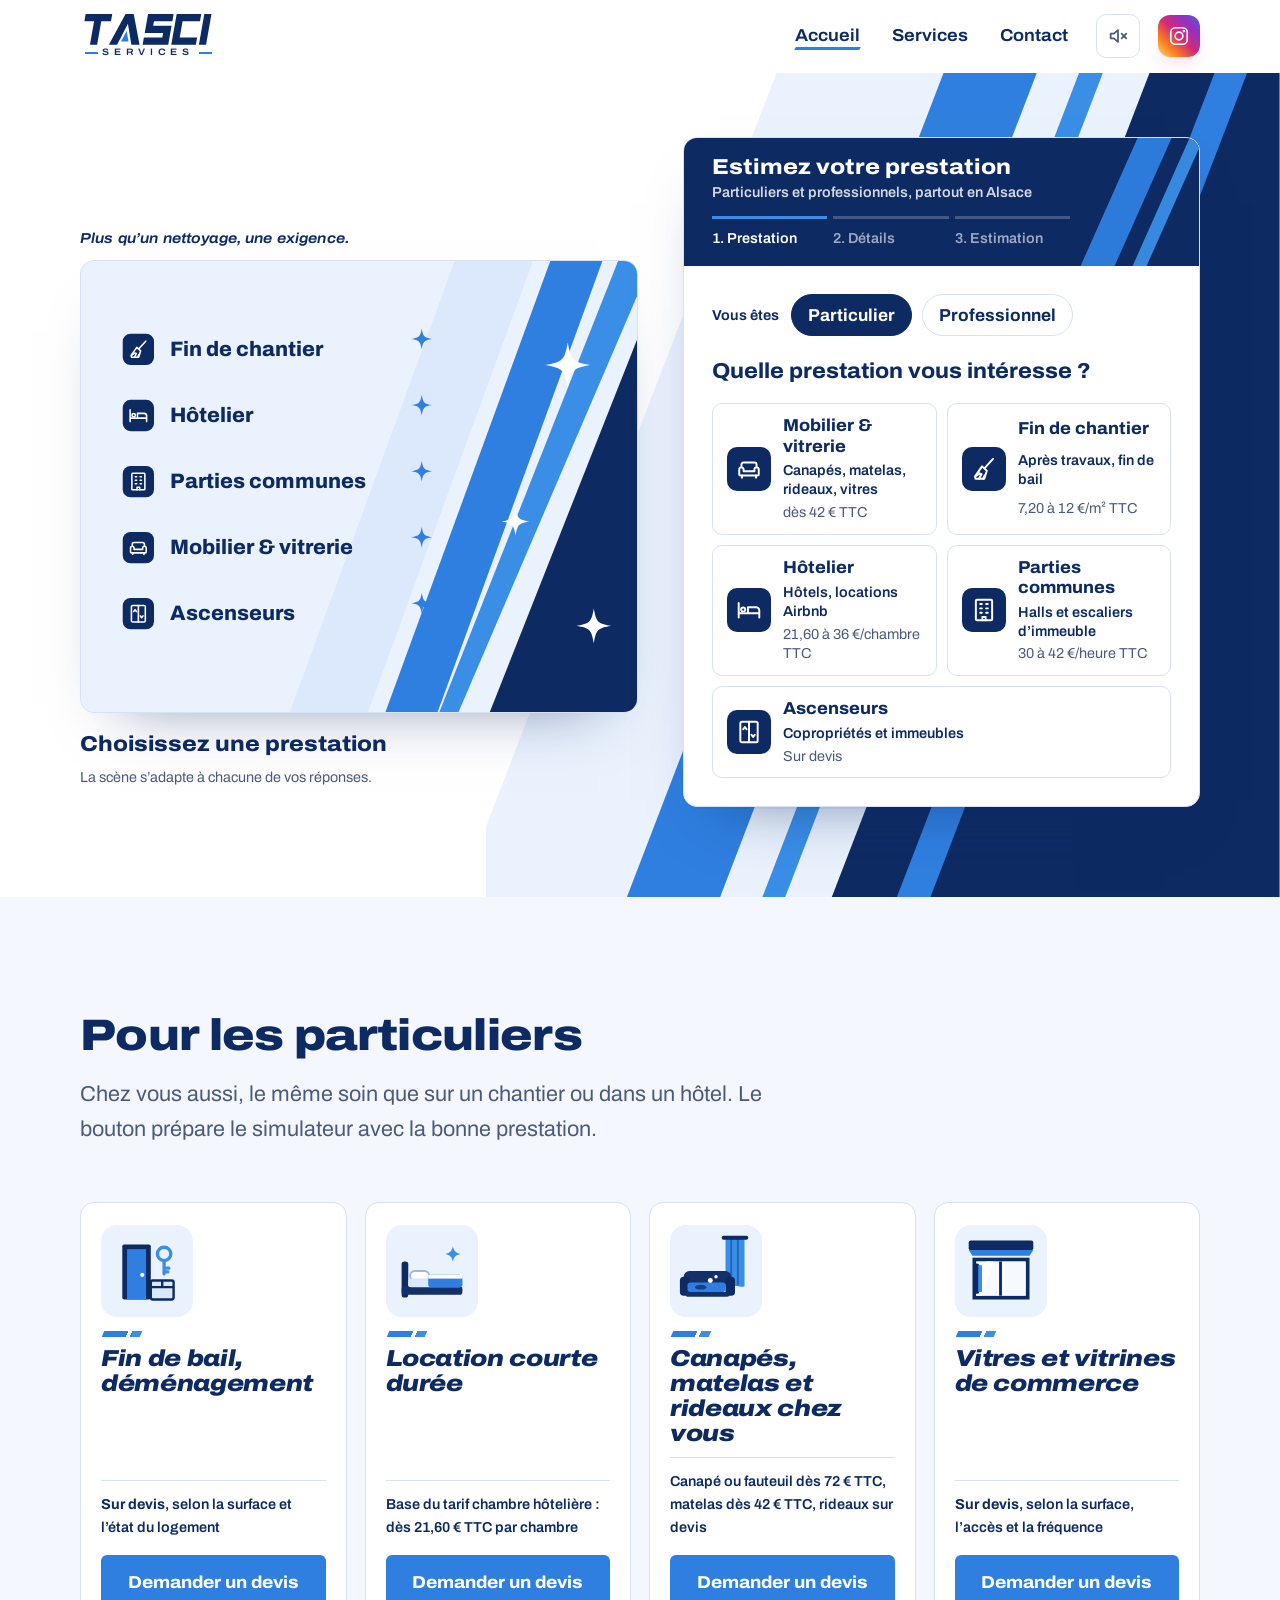
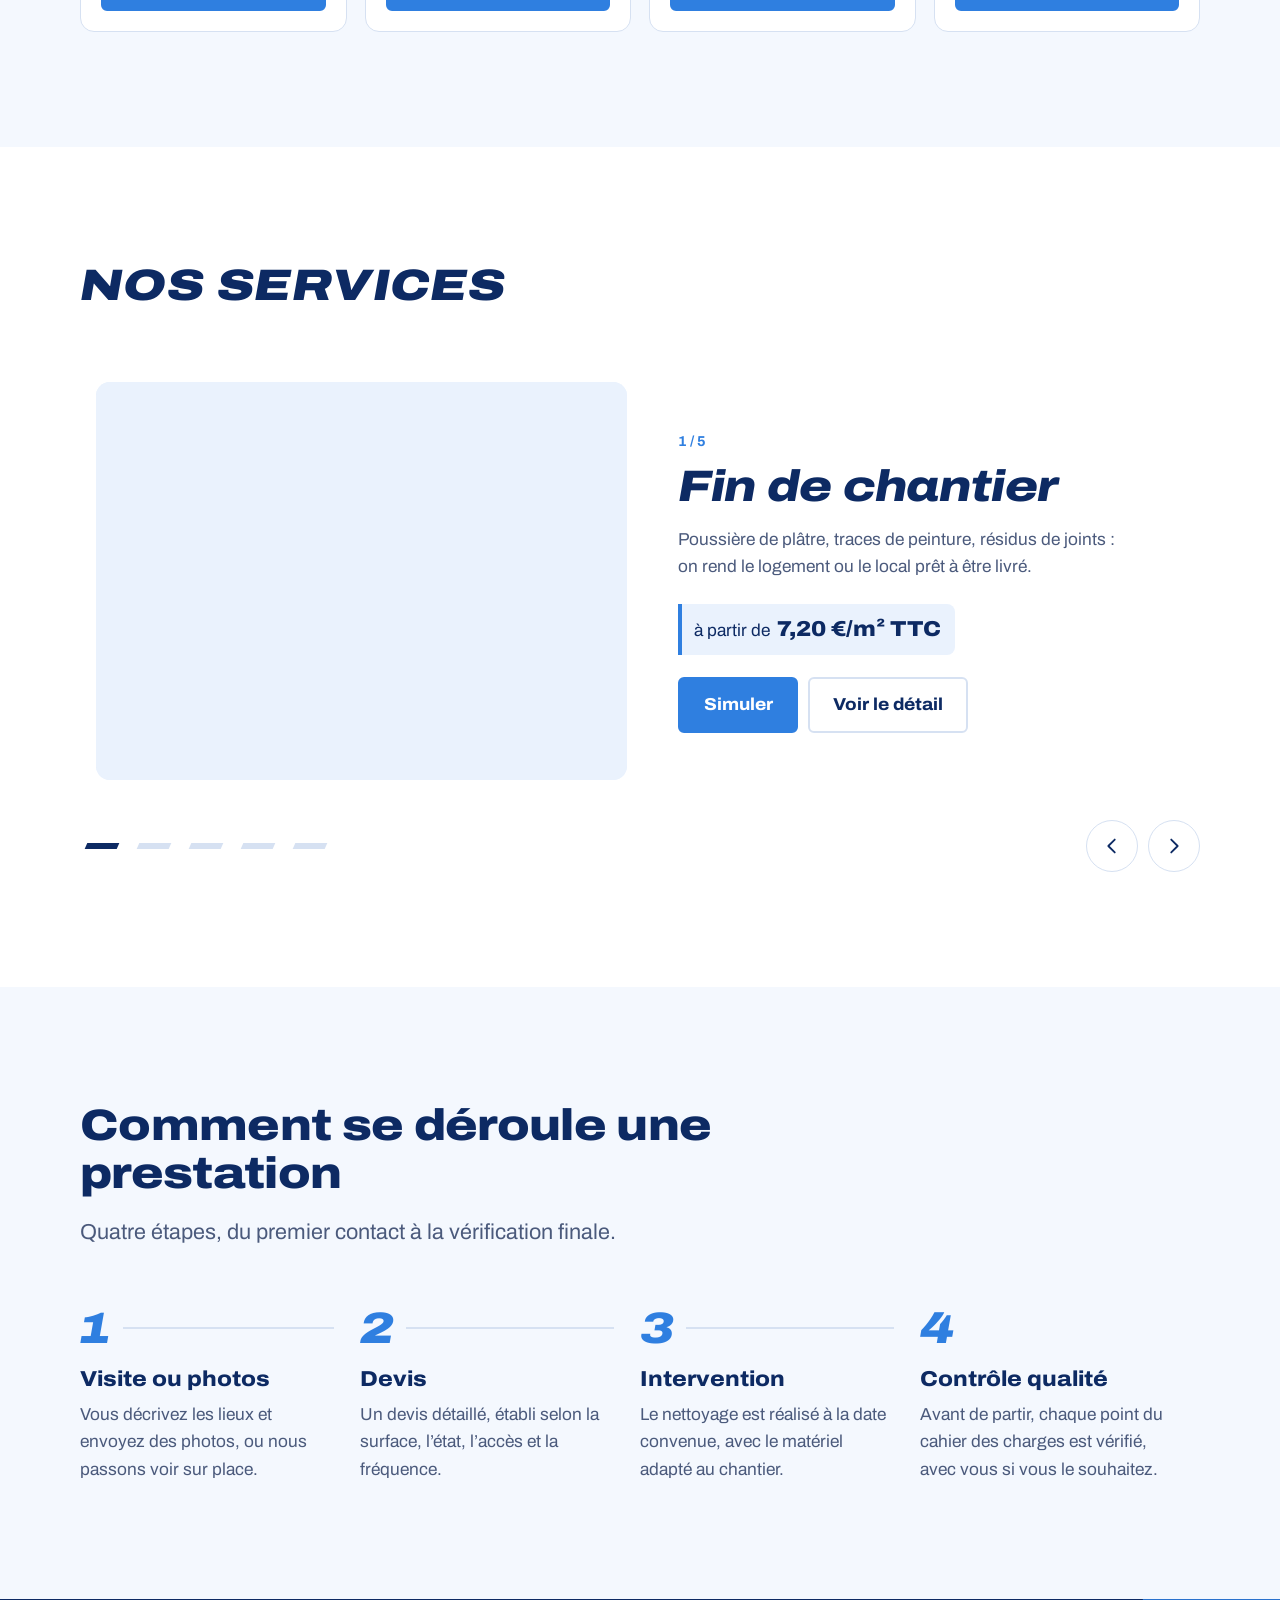
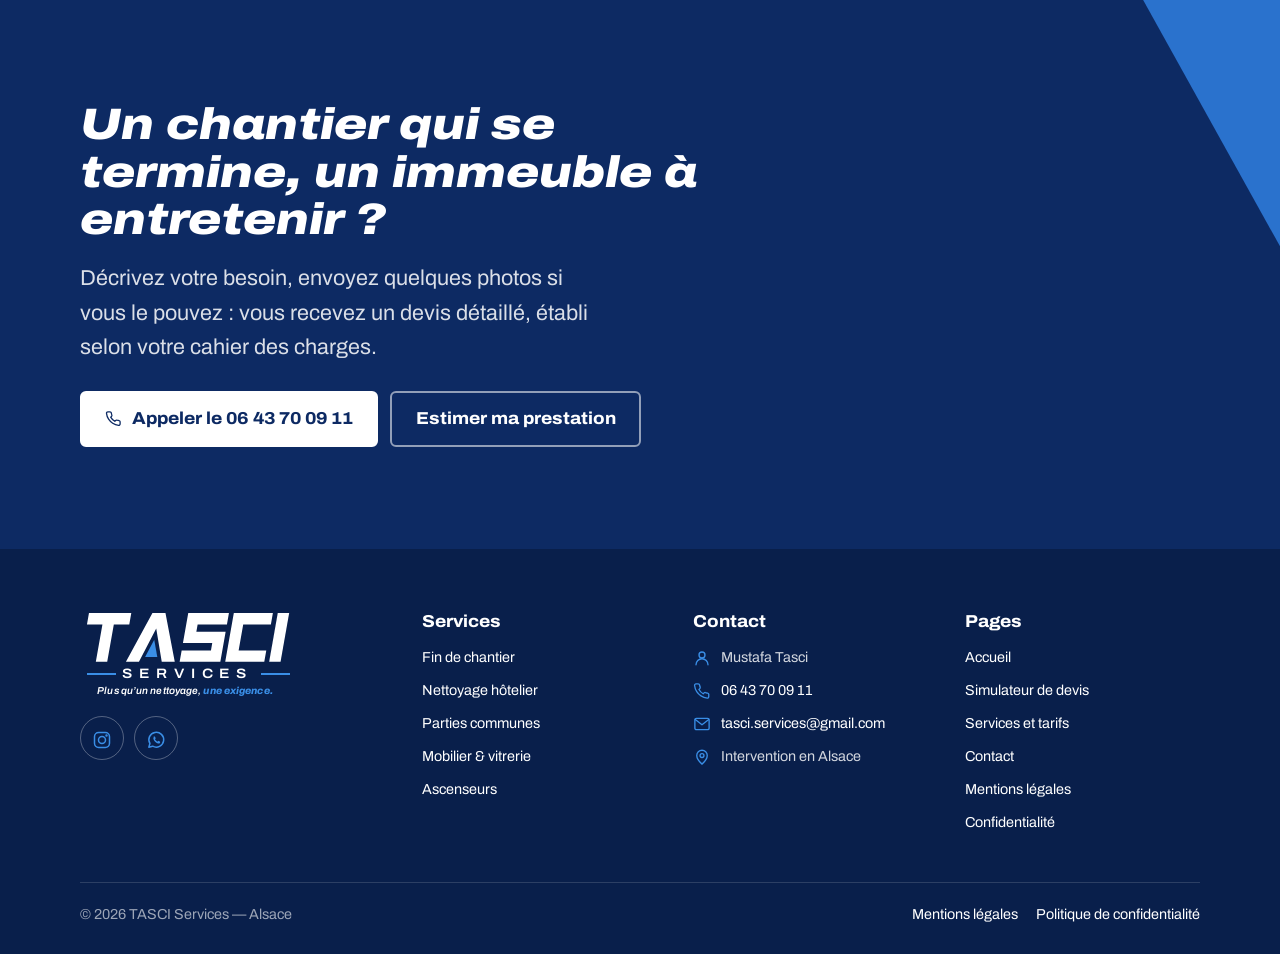
<file: index.html>
<!doctype html>
<html lang="fr">
<head>
<meta charset="utf-8">
<meta name="viewport" content="width=device-width, initial-scale=1">
<title>TASCI Services — Nettoyage professionnel en Alsace | Devis en ligne</title>
<meta name="description" content="Nettoyage de fin de chantier, hôtelier, parties communes, mobilier & vitrerie et ascenseurs en Alsace. Estimez votre prestation en ligne et demandez votre devis gratuit.">
<meta name="theme-color" content="#0d2a63">
<meta name="robots" content="index, follow">
<!-- à compléter : URL canonique et og:url une fois le nom de domaine connu -->
<!-- <link rel="canonical" href="https://www.votre-domaine.fr/"> -->
<meta property="og:type" content="website">
<meta property="og:locale" content="fr_FR">
<meta property="og:site_name" content="TASCI Services">
<meta property="og:title" content="TASCI Services — Nettoyage professionnel en Alsace | Devis en ligne">
<meta property="og:description" content="Nettoyage de fin de chantier, hôtelier, parties communes, mobilier & vitrerie et ascenseurs en Alsace. Estimez votre prestation en ligne et demandez votre devis gratuit.">
<meta name="twitter:card" content="summary">
<link rel="icon" type="image/svg+xml" href="data:image/svg+xml,%3Csvg xmlns='http://www.w3.org/2000/svg' viewBox='0 0 64 64'%3E%3Crect width='64' height='64' rx='14' fill='%230d2a63'/%3E%3Cpath d='M44 0h14L30 64H16z' fill='%232f7fe0'/%3E%3Cpath d='M13 14h30v9H33l-5 27h-9l5-27H11z' fill='%23fff'/%3E%3C/svg%3E">
<link rel="preconnect" href="https://fonts.googleapis.com">
<link rel="preconnect" href="https://fonts.gstatic.com" crossorigin>
<link rel="stylesheet" href="https://fonts.googleapis.com/css2?family=Archivo:ital,wdth,wght@0,62..125,100..900;1,62..125,100..900&amp;display=swap">
<link rel="stylesheet" href="css/style.css">
<script>
/* Prépare l'écran de chargement / la transition avant le premier affichage */
(function (d) {
  var h = d.documentElement; h.classList.add('js');
  try {
    var reduce = window.matchMedia && matchMedia('(prefers-reduced-motion: reduce)').matches;
    var s = window.sessionStorage;
    if (!reduce) {
      if (s.getItem('tasci-nav') === '1') h.classList.add('is-entering');
      else if (!s.getItem('tasci-seen')) h.classList.add('is-first');
    }
    s.removeItem('tasci-nav'); s.setItem('tasci-seen', '1');
  } catch (e) {}
  setTimeout(function () { h.classList.remove('is-entering', 'is-first'); }, 3000);
})(document);
</script>
<script type="application/ld+json">
{"@context":"https://schema.org","@type":"LocalBusiness","name":"TASCI Services","slogan":"Plus qu’un nettoyage, une exigence.","telephone":"+33643700911","email":"tasci.services@gmail.com","areaServed":{"@type":"AdministrativeArea","name":"Alsace"},"founder":{"@type":"Person","name":"Mustafa Tasci"},"description":"Nettoyage de fin de chantier, hôtelier, parties communes, mobilier & vitrerie, ascenseurs en Alsace."}
</script>
</head>
<body>
<a class="skip-link" href="#contenu">Aller au contenu</a>
<svg xmlns="http://www.w3.org/2000/svg" style="display:none" aria-hidden="true">
<symbol id="i-broom" viewBox="0 0 24 24" fill="none" stroke="currentColor" stroke-width="1.8" stroke-linecap="round" stroke-linejoin="round"><path d="M20.5 2.5 12.8 11"/><path d="M10.2 9.6l4.4 4-2.3 7.4H4.2L3.6 19z"/><path d="M7.4 21l2.4-4.4M11.2 21l1.4-3.2M4.6 18.4l3.6-2.4"/></symbol>
<symbol id="i-bed" viewBox="0 0 24 24" fill="none" stroke="currentColor" stroke-width="1.8" stroke-linecap="round" stroke-linejoin="round"><path d="M2.5 19V5.5M2.5 15h19v4M21.5 15v-2.5a3 3 0 0 0-3-3H11V15"/><circle cx="6.6" cy="11.6" r="1.9"/></symbol>
<symbol id="i-building" viewBox="0 0 24 24" fill="none" stroke="currentColor" stroke-width="1.8" stroke-linecap="round" stroke-linejoin="round"><rect x="4.5" y="2.5" width="15" height="19" rx="1"/><path d="M8.5 6.5h1.5M14 6.5h1.5M8.5 10.5h1.5M14 10.5h1.5M8.5 14.5h1.5M14 14.5h1.5M10.5 21.5v-3h3v3"/></symbol>
<symbol id="i-sofa" viewBox="0 0 24 24" fill="none" stroke="currentColor" stroke-width="1.8" stroke-linecap="round" stroke-linejoin="round"><path d="M5 10.5V8a2 2 0 0 1 2-2h10a2 2 0 0 1 2 2v2.5"/><path d="M3 12.5a2 2 0 0 1 4 0v1.5h10v-1.5a2 2 0 0 1 4 0V17a1 1 0 0 1-1 1H4a1 1 0 0 1-1-1z"/><path d="M5.5 18v2M18.5 18v2"/></symbol>
<symbol id="i-elevator" viewBox="0 0 24 24" fill="none" stroke="currentColor" stroke-width="1.8" stroke-linecap="round" stroke-linejoin="round"><rect x="4" y="2.5" width="16" height="19" rx="1.5"/><path d="M12 2.5v19"/><path d="M6.6 9.5 8.2 7.4l1.6 2.1M14.2 14.5l1.6 2.1 1.6-2.1"/></symbol>
<symbol id="i-check" viewBox="0 0 24 24" fill="none" stroke="currentColor" stroke-width="2.2" stroke-linecap="round" stroke-linejoin="round"><path d="M4.5 12.5l4.8 4.8L19.5 7"/></symbol>
<symbol id="i-phone" viewBox="0 0 24 24" fill="none" stroke="currentColor" stroke-width="1.8" stroke-linecap="round" stroke-linejoin="round"><path d="M21 16.6v2.9a1.9 1.9 0 0 1-2.1 1.9 18.8 18.8 0 0 1-8.2-2.9 18.5 18.5 0 0 1-5.7-5.7A18.8 18.8 0 0 1 2.1 4.6 1.9 1.9 0 0 1 4 2.5h2.9a1.9 1.9 0 0 1 1.9 1.6c.1.9.4 1.8.7 2.7a1.9 1.9 0 0 1-.4 2l-1.2 1.2a15.2 15.2 0 0 0 5.7 5.7l1.2-1.2a1.9 1.9 0 0 1 2-.4c.9.3 1.8.6 2.7.7a1.9 1.9 0 0 1 1.6 1.9z"/></symbol>
<symbol id="i-mail" viewBox="0 0 24 24" fill="none" stroke="currentColor" stroke-width="1.8" stroke-linecap="round" stroke-linejoin="round"><rect x="2.5" y="4.5" width="19" height="15" rx="2"/><path d="m3 6 9 7 9-7"/></symbol>
<symbol id="i-pin" viewBox="0 0 24 24" fill="none" stroke="currentColor" stroke-width="1.8" stroke-linecap="round" stroke-linejoin="round"><path d="M12 21.5s-7-6.2-7-11.5a7 7 0 0 1 14 0c0 5.3-7 11.5-7 11.5z"/><circle cx="12" cy="10" r="2.6"/></symbol>
<symbol id="i-user" viewBox="0 0 24 24" fill="none" stroke="currentColor" stroke-width="1.8" stroke-linecap="round" stroke-linejoin="round"><circle cx="12" cy="8" r="4"/><path d="M4 21a8 8 0 0 1 16 0"/></symbol>
<symbol id="i-shield" viewBox="0 0 24 24" fill="none" stroke="currentColor" stroke-width="1.8" stroke-linecap="round" stroke-linejoin="round"><path d="M12 2.5 4 5.5v6c0 5 3.4 8.6 8 10 4.6-1.4 8-5 8-10v-6z"/><path d="m8.6 12 2.4 2.4 4.4-4.6"/></symbol>
<symbol id="i-bolt" viewBox="0 0 24 24" fill="none" stroke="currentColor" stroke-width="1.8" stroke-linecap="round" stroke-linejoin="round"><path d="M13.5 2.5 4.5 13.5h7l-1 8 9-11h-7z"/></symbol>
<symbol id="i-sparkle" viewBox="0 0 24 24" fill="none" stroke="currentColor" stroke-width="1.8" stroke-linecap="round" stroke-linejoin="round"><path d="M12 2.5c.8 4.6 2.9 6.7 7.5 7.5-4.6.8-6.7 2.9-7.5 7.5-.8-4.6-2.9-6.7-7.5-7.5 4.6-.8 6.7-2.9 7.5-7.5z"/><path d="M19 16.5c.3 1.6 1 2.3 2.5 2.5-1.5.3-2.2 1-2.5 2.5-.3-1.5-1-2.2-2.5-2.5 1.5-.2 2.2-.9 2.5-2.5z"/></symbol>
<symbol id="i-lock" viewBox="0 0 24 24" fill="none" stroke="currentColor" stroke-width="2" stroke-linecap="round" stroke-linejoin="round"><rect x="4.5" y="10.5" width="15" height="11" rx="2"/><path d="M8 10.5V7.5a4 4 0 0 1 8 0v3"/></symbol>
<symbol id="i-sound-on" viewBox="0 0 24 24" fill="none" stroke="currentColor" stroke-width="1.9" stroke-linecap="round" stroke-linejoin="round"><path d="M4 9.5h3.5L12 5.5v13l-4.5-4H4z"/><path d="M15.5 9a4 4 0 0 1 0 6M18 6.5a7.5 7.5 0 0 1 0 11"/></symbol>
<symbol id="i-sound-off" viewBox="0 0 24 24" fill="none" stroke="currentColor" stroke-width="1.9" stroke-linecap="round" stroke-linejoin="round"><path d="M4 9.5h3.5L12 5.5v13l-4.5-4H4z"/><path d="M16 9.5l5 5M21 9.5l-5 5"/></symbol>
<symbol id="i-info" viewBox="0 0 24 24" fill="none" stroke="currentColor" stroke-width="1.8" stroke-linecap="round" stroke-linejoin="round"><circle cx="12" cy="12" r="9.5"/><path d="M12 11v6M12 7.5v.01"/></symbol>
<symbol id="i-alert" viewBox="0 0 24 24" fill="none" stroke="currentColor" stroke-width="1.8" stroke-linecap="round" stroke-linejoin="round"><path d="M10.3 3.9 1.9 18a2 2 0 0 0 1.7 3h16.8a2 2 0 0 0 1.7-3L13.7 3.9a2 2 0 0 0-3.4 0z"/><path d="M12 9v4.5M12 17v.01"/></symbol>
<symbol id="i-left" viewBox="0 0 24 24" fill="none" stroke="currentColor" stroke-width="2" stroke-linecap="round" stroke-linejoin="round"><path d="M15 5l-7 7 7 7"/></symbol>
<symbol id="i-right" viewBox="0 0 24 24" fill="none" stroke="currentColor" stroke-width="2" stroke-linecap="round" stroke-linejoin="round"><path d="M9 5l7 7-7 7"/></symbol>
<symbol id="i-instagram" viewBox="0 0 24 24" fill="none" stroke="currentColor" stroke-width="1.8" stroke-linecap="round" stroke-linejoin="round"><rect x="3" y="3" width="18" height="18" rx="5"/><circle cx="12" cy="12" r="4.2"/><circle cx="17.4" cy="6.6" r=".6" fill="currentColor"/></symbol>
<symbol id="i-whatsapp" viewBox="0 0 24 24" fill="none" stroke="currentColor" stroke-width="1.8" stroke-linecap="round" stroke-linejoin="round"><path d="M3.4 20.6l1.3-4.4a8.9 8.9 0 1 1 3.3 3.2z"/><path d="M9.1 8.2c.2-.4.4-.5.7-.5h.5c.2 0 .4.1.5.4l.7 1.6c.1.2 0 .5-.1.7l-.5.6c-.1.2-.1.4 0 .5.6 1 1.4 1.8 2.5 2.4.2.1.4.1.5 0l.6-.7c.2-.2.4-.2.6-.1l1.6.8c.2.1.3.3.3.5v.4c0 .4-.2.8-.5 1-.6.4-1.4.6-2.2.4-2.6-.7-4.6-2.7-5.4-5.3-.2-.7 0-1.4.2-1.7z" fill="currentColor" stroke="none"/></symbol>
</svg>
<div class="loader" aria-hidden="true">
  <div class="loader__inner"><span class="logo logo--loader" role="img" aria-label="TASCI Services"><svg class="logo__mark" viewBox="0 0 258 61" aria-hidden="true" focusable="false"><g transform="translate(11 0) skewX(-10)">
<path class="l-ink" pathLength="1" d="M0 0H52V14H33V60H19V14H0Z"/>
<path class="l-ink" pathLength="1" d="M78 0H94L116 60H100L86 19 72 60H56Z"/>
<path class="l-ink" pathLength="1" d="M172 0V14H136V23H172V60H122V46H158V37H122V0Z"/>
<path class="l-ink" pathLength="1" d="M226 0V14H192V46H226V60H178V0Z"/>
<path class="l-ink" pathLength="1" d="M232 0H246V60H232Z"/>
<path class="l-accent" d="M86 33 93.5 54H78.5Z"/>
</g></svg><span class="logo__sub" aria-hidden="true">SERVICES</span><span class="logo__tag" aria-hidden="true">Plus qu’un nettoyage, <b>une exigence.</b></span></span></div>
  <div class="loader__slash"></div>
</div>
<div class="pt" aria-hidden="true"><div class="pt__panel"></div><div class="pt__panel"></div><div class="pt__panel"></div></div>

<header class="site-header">
  <div class="wrap site-header__inner">
    <a class="logo logo--header" href="index.html" aria-label="TASCI Services — accueil"><svg class="logo__mark" viewBox="0 0 258 61" aria-hidden="true" focusable="false"><g transform="translate(11 0) skewX(-10)">
<path class="l-ink" pathLength="1" d="M0 0H52V14H33V60H19V14H0Z"/>
<path class="l-ink" pathLength="1" d="M78 0H94L116 60H100L86 19 72 60H56Z"/>
<path class="l-ink" pathLength="1" d="M172 0V14H136V23H172V60H122V46H158V37H122V0Z"/>
<path class="l-ink" pathLength="1" d="M226 0V14H192V46H226V60H178V0Z"/>
<path class="l-ink" pathLength="1" d="M232 0H246V60H232Z"/>
<path class="l-accent" d="M86 33 93.5 54H78.5Z"/>
</g></svg><span class="logo__sub" aria-hidden="true">SERVICES</span></a>
    <button class="burger" type="button" aria-expanded="false" aria-controls="nav" aria-label="Ouvrir le menu"><span></span><span></span><span></span></button>
    <nav class="nav" id="nav" aria-label="Navigation principale">
      <ul class="nav__list">
        <li><a class="nav__link" href="index.html" aria-current="page">Accueil</a></li>
        <li><a class="nav__link" href="services.html">Services</a></li>
        <li><a class="nav__link" href="contact.html">Contact</a></li>
      </ul>
      <button type="button" class="sound-toggle" data-sound-toggle aria-pressed="false" aria-label="Activer le son"><svg class="icon icon--on" aria-hidden="true" focusable="false"><use href="#i-sound-on"/></svg><svg class="icon icon--off" aria-hidden="true" focusable="false"><use href="#i-sound-off"/></svg><span class="sound-toggle__txt">Son</span></button>
      <!-- à compléter : lien du compte Instagram -->
      <a class="btn-insta nav__cta" href="#" target="_blank" rel="noopener" data-social="instagram" data-a-completer="lien Instagram" aria-label="Instagram"><svg class="icon" aria-hidden="true" focusable="false"><use href="#i-instagram"/></svg></a>
      <a class="btn btn--ghost nav__phone" href="tel:+33643700911"><svg class="icon" aria-hidden="true" focusable="false"><use href="#i-phone"/></svg> 06 43 70 09 11</a>
    </nav>
  </div>
</header>
<main id="contenu">

<section class="hero" id="simulateur" aria-labelledby="hero-title">
  <div class="hero__slashes" aria-hidden="true"><svg viewBox="0 0 860 760" preserveAspectRatio="xMaxYMin slice" aria-hidden="true" focusable="false"><polygon points="396,0 774,0 482,760 103,760" fill="#eaf2fd"/><polygon points="550,0 636,0 344,760 258,760" fill="#2f7fe0"/><polygon points="675,0 697,0 404,760 383,760" fill="#3a8ee6"/><polygon points="740,0 860,0 860,760 447,760" fill="#0d2a63"/><polygon points="800,0 830,0 538,760 507,760" fill="#2f7fe0"/></svg></div>
  <div class="wrap hero__grid">
    <div class="hero__stage-col">
      <h1 class="hero__kicker"><span class="visually-hidden">TASCI Services, nettoyage professionnel en Alsace. </span>Plus qu’un nettoyage, une exigence.</h1>
      <div class="stage" data-stage aria-hidden="true"><div class="stage__layers"></div></div>
      <div class="stage__hud" aria-hidden="true"><span class="stage__label"></span><span class="stage__caption"></span><span class="stage__safety" hidden><svg class="icon" aria-hidden="true" focusable="false"><use href="#i-lock"/></svg><span>Fosse, toit de cabine et machinerie : uniquement sur autorisation et procédure de sécurité</span></span></div>
    </div>
    <div class="sim" id="sim" data-step="1">
  <div class="sim__head">
    <h2 class="sim__title" id="sim-title">Estimez votre prestation</h2>
    <p class="sim__intro">Particuliers et professionnels, partout en Alsace</p>
    <ol class="sim__progress" aria-label="Étapes du simulateur">
      <li class="is-current" data-progress="1"><button type="button" class="sim__progress-btn" data-goto="1" disabled>Prestation</button></li>
      <li data-progress="2"><button type="button" class="sim__progress-btn" data-goto="2" disabled>Détails</button></li>
      <li data-progress="3"><span class="sim__progress-btn">Estimation</span></li>
    </ol>
  </div>
  <form class="sim__body" novalidate aria-labelledby="sim-title">
    <fieldset class="sim__step" data-step="1">
      <legend class="visually-hidden">Votre profil et la prestation</legend>
      <div class="client-toggle" role="radiogroup" aria-label="Vous êtes" data-client-toggle><span class="client-toggle__label" aria-hidden="true">Vous êtes</span><button type="button" role="radio" aria-checked="true" tabindex="0" data-client-btn="particulier">Particulier</button><button type="button" role="radio" aria-checked="false" tabindex="-1" data-client-btn="pro">Professionnel</button></div>
      <p class="sim__legend" tabindex="-1">Quelle prestation vous intéresse ?</p>
      <div class="sim-cards">
<button type="button" class="sim-card" data-service="fin-de-chantier" aria-pressed="false"><span class="sim-card__icon"><svg class="icon" aria-hidden="true" focusable="false"><use href="#i-broom"/></svg></span><span class="sim-card__name">Fin de chantier</span><span class="sim-card__sub">Après travaux, fin de bail</span><span class="sim-card__price"><span class="pz" data-p="6|10" data-u="/m²" data-after="" data-pre="">6 à 10 €/m² HT</span></span></button>
<button type="button" class="sim-card" data-service="hotelier" aria-pressed="false"><span class="sim-card__icon"><svg class="icon" aria-hidden="true" focusable="false"><use href="#i-bed"/></svg></span><span class="sim-card__name">Hôtelier</span><span class="sim-card__sub">Hôtels, locations Airbnb</span><span class="sim-card__price"><span class="pz" data-p="18|30" data-u="/chambre" data-after="" data-pre="">18 à 30 €/chambre HT</span></span></button>
<button type="button" class="sim-card" data-service="parties-communes" aria-pressed="false"><span class="sim-card__icon"><svg class="icon" aria-hidden="true" focusable="false"><use href="#i-building"/></svg></span><span class="sim-card__name">Parties communes</span><span class="sim-card__sub">Halls et escaliers d’immeuble</span><span class="sim-card__price"><span class="pz" data-p="25|35" data-u="/heure" data-after="" data-pre="">25 à 35 €/heure HT</span></span></button>
<button type="button" class="sim-card" data-service="mobilier-vitrerie" aria-pressed="false"><span class="sim-card__icon"><svg class="icon" aria-hidden="true" focusable="false"><use href="#i-sofa"/></svg></span><span class="sim-card__name">Mobilier &amp; vitrerie</span><span class="sim-card__sub">Canapés, matelas, rideaux, vitres</span><span class="sim-card__price"><span class="pz" data-p="35" data-u="" data-after="" data-pre="dès ">dès 35 € HT</span></span></button>
<button type="button" class="sim-card" data-service="ascenseurs" aria-pressed="false"><span class="sim-card__icon"><svg class="icon" aria-hidden="true" focusable="false"><use href="#i-elevator"/></svg></span><span class="sim-card__name">Ascenseurs</span><span class="sim-card__sub">Copropriétés et immeubles</span><span class="sim-card__price">Sur devis</span></button>
      </div>
    </fieldset>

    <fieldset class="sim__step" data-step="2" hidden>
      <legend class="sim__legend" tabindex="-1" data-step2-title>Détails</legend>
      
<div class="sim-panel" data-panel="fin-de-chantier" hidden>
  <div class="field"><label for="ch_surface">Surface à nettoyer</label><div class="input-unit"><input class="input" id="ch_surface" name="ch_surface" type="number" inputmode="decimal" min="1" max="100000" step="1" value="80"><span>m²</span></div></div>
  <div class="label" id="lbl-ch-niveau" style="font-weight:650;color:var(--navy);font-size:var(--step--1);margin-bottom:6px">Niveau de nettoyage</div>
  <div class="choices" role="radiogroup" aria-labelledby="lbl-ch-niveau">
    <label class="choice"><input type="radio" name="ch_niveau" value="standard" checked><span class="choice__mark"></span><span class="choice__text"><b>Standard</b><span>Logement / local après travaux — <span class="pz" data-p="6|8" data-u="/m²" data-after="" data-pre="">6 à 8 €/m² HT</span></span></span></label>
    <label class="choice"><input type="radio" name="ch_niveau" value="renforce"><span class="choice__mark"></span><span class="choice__text"><b>Renforcé / très poussiéreux</b><span><span class="pz" data-p="8|10" data-u="/m²" data-after="" data-pre="">8 à 10 €/m² HT</span></span></span></label>
    <label class="choice"><input type="radio" name="ch_niveau" value="findebail"><span class="choice__mark"></span><span class="choice__text"><b>Fin de bail / déménagement</b><span>Logement vidé, rendu propre avant l’état des lieux — sur devis</span></span></label>
  </div>
  <div class="choices">
    <label class="choice"><input type="checkbox" name="ch_vitrages" value="1"><span class="choice__mark"></span><span class="choice__text"><b>Vitrages accessibles</b><span>Supplément sur devis, selon nombre, dimensions et accès</span></span></label>
    <label class="choice"><input type="checkbox" name="ch_reprise" value="1"><span class="choice__mark"></span><span class="choice__text"><b>Reprise après passage des artisans</b><span>Sur devis, selon délai et périmètre</span></span></label>
  </div>
</div>

<div class="sim-panel" data-panel="hotelier" hidden>
  <div class="label" id="lbl-ho-type" style="font-weight:650;color:var(--navy);font-size:var(--step--1);margin-bottom:6px">Type de prestation</div>
  <div class="choices" role="radiogroup" aria-labelledby="lbl-ho-type">
    <label class="choice"><input type="radio" name="ho_type" value="chambres" checked><span class="choice__mark"></span><span class="choice__text"><b>Entretien des chambres</b><span><span class="pz" data-p="18|30" data-u="" data-after=" par chambre" data-pre="">18 à 30 € HT par chambre</span></span></span></label>
    <label class="choice"><input type="radio" name="ho_type" value="renfort"><span class="choice__mark"></span><span class="choice__text"><b>Renfort ponctuel de personnel</b><span><span class="pz" data-p="28|35" data-u="" data-after=" de l’heure" data-pre="">28 à 35 € HT de l’heure</span></span></span></label>
    <label class="choice"><input type="radio" name="ho_type" value="grand"><span class="choice__mark"></span><span class="choice__text"><b>Grand nettoyage / remise en état</b><span>Sur devis</span></span></label>
  </div>
  <div class="sub" data-sub="ho_type=chambres">
    <div class="field-row">
      <div class="field"><label for="ho_rooms">Nombre de chambres</label><div class="input-unit"><input class="input" id="ho_rooms" name="ho_rooms" type="number" inputmode="decimal" min="1" max="2000" step="1" value="10"><span>ch.</span></div></div>
      <div class="field"><label for="ho_freq">Fréquence</label>
        <select class="input" id="ho_freq" name="ho_freq">
          <option value="1" data-label="Intervention ponctuelle">Intervention ponctuelle</option>
          <option value="4" data-label="1 fois par semaine (≈ 4 passages/mois)">1 fois par semaine</option>
          <option value="9" data-label="2 fois par semaine (≈ 9 passages/mois)">2 fois par semaine</option>
          <option value="13" data-label="3 fois par semaine (≈ 13 passages/mois)">3 fois par semaine</option>
          <option value="30" data-label="Tous les jours (≈ 30 passages/mois)">Tous les jours</option>
        </select>
      </div>
    </div>
  </div>
  <div class="sub" data-sub="ho_type=renfort" hidden><div class="field"><label for="ho_hours">Nombre d’heures de renfort</label><div class="input-unit"><input class="input" id="ho_hours" name="ho_hours" type="number" inputmode="decimal" min="1" max="2000" step="0.5" value="8"><span>h</span></div></div></div>
  <div class="sub" data-sub="ho_type=grand" hidden><p class="note"><svg class="icon" aria-hidden="true" focusable="false"><use href="#i-info"/></svg><span>Le grand nettoyage et la remise en état sont chiffrés <b>sur devis</b>, selon la durée et les tâches demandées.</span></p></div>
</div>

<div class="sim-panel" data-panel="parties-communes" hidden>
  <div class="label" id="lbl-pc-type" style="font-weight:650;color:var(--navy);font-size:var(--step--1);margin-bottom:6px">Type de prestation</div>
  <div class="choices" role="radiogroup" aria-labelledby="lbl-pc-type">
    <label class="choice"><input type="radio" name="pc_type" value="regulier" checked><span class="choice__mark"></span><span class="choice__text"><b>Entretien régulier halls / escaliers</b><span><span class="pz" data-p="25|35" data-u="" data-after=" de l’heure" data-pre="">25 à 35 € HT de l’heure</span></span></span></label>
    <label class="choice"><input type="radio" name="pc_type" value="forfait"><span class="choice__mark"></span><span class="choice__text"><b>Forfait mensuel d’immeuble</b><span>Sur devis</span></span></label>
    <label class="choice"><input type="radio" name="pc_type" value="remise"><span class="choice__mark"></span><span class="choice__text"><b>Remise en état ponctuelle</b><span>Sur devis</span></span></label>
  </div>
  <div class="sub" data-sub="pc_type=regulier">
    <div class="field-row"><div class="field"><label for="pc_hours">Heures par passage</label><div class="input-unit"><input class="input" id="pc_hours" name="pc_hours" type="number" inputmode="decimal" min="0.5" max="100" step="0.5" value="2"><span>h</span></div></div><div class="field"><label for="pc_visits">Passages par mois</label><div class="input-unit"><input class="input" id="pc_visits" name="pc_visits" type="number" inputmode="decimal" min="1" max="62" step="1" value="4"><span>/ mois</span></div></div></div>
  </div>
  <div class="sub" data-sub="pc_type=forfait" hidden><p class="note"><svg class="icon" aria-hidden="true" focusable="false"><use href="#i-info"/></svg><span>Le forfait mensuel d’immeuble est établi <b>sur devis</b>. Une visite préalable est recommandée.</span></p></div>
  <div class="sub" data-sub="pc_type=remise" hidden><p class="note"><svg class="icon" aria-hidden="true" focusable="false"><use href="#i-info"/></svg><span>La remise en état ponctuelle est chiffrée <b>sur devis</b>, selon l’état des locaux.</span></p></div>
</div>

<div class="sim-panel" data-panel="mobilier-vitrerie" hidden>
  <div class="field-row"><div class="field"><label for="mo_sofas">Canapés / fauteuils</label><div class="input-unit"><input class="input" id="mo_sofas" name="mo_sofas" type="number" inputmode="decimal" min="0" max="200" step="1" value="1"><span>pièce(s)</span></div><small>À partir de <span class="pz" data-p="60" data-u="" data-after=" l’unité" data-pre="">60 € HT l’unité</span></small></div><div class="field"><label for="mo_mattress">Matelas / mobilier textile</label><div class="input-unit"><input class="input" id="mo_mattress" name="mo_mattress" type="number" inputmode="decimal" min="0" max="200" step="1" value="0"><span>pièce(s)</span></div><small>À partir de <span class="pz" data-p="35" data-u="" data-after=" l’unité" data-pre="">35 € HT l’unité</span></small></div></div>
  <div class="field-row"><div class="field"><label for="mo_curtains">Rideaux / voilages</label><div class="input-unit"><input class="input" id="mo_curtains" name="mo_curtains" type="number" inputmode="decimal" min="0" max="200" step="1" value="0"><span>pièce(s)</span></div><small>Sur devis, selon dimensions et textile</small></div><div class="choices choices--inline"><label class="choice"><input type="checkbox" name="mo_windows" value="1"><span class="choice__mark"></span><span class="choice__text"><b>Vitres accessibles</b><span>Sur devis, selon surface, accès et fréquence</span></span></label></div></div>
</div>

<div class="sim-panel" data-panel="ascenseurs" hidden>
  <div class="field"><label for="as_count">Nombre d’appareils</label><div class="input-unit"><input class="input" id="as_count" name="as_count" type="number" inputmode="decimal" min="1" max="100" step="1" value="1"><span>appareil(s)</span></div></div>
  <div class="label" id="lbl-as-per" style="font-weight:650;color:var(--navy);font-size:var(--step--1);margin-bottom:6px">Périmètre souhaité</div>
  <div class="choices choices--grid" role="group" aria-labelledby="lbl-as-per">
    <label class="choice"><input type="checkbox" name="as_scope" value="Cabine, boutons et surfaces accessibles" checked><span class="choice__mark"></span><span class="choice__text"><b>Cabine et boutons</b></span></label><label class="choice"><input type="checkbox" name="as_scope" value="Portes, seuils et paliers"><span class="choice__mark"></span><span class="choice__text"><b>Portes et paliers</b></span></label><label class="choice"><input type="checkbox" name="as_scope" value="Fond de fosse"><span class="choice__mark"></span><span class="choice__text"><b>Fond de fosse</b><span>Sur autorisation</span></span></label><label class="choice"><input type="checkbox" name="as_scope" value="Toit de cabine"><span class="choice__mark"></span><span class="choice__text"><b>Toit de cabine</b><span>Sur autorisation</span></span></label><label class="choice"><input type="checkbox" name="as_scope" value="Machinerie / local machines"><span class="choice__mark"></span><span class="choice__text"><b>Machinerie</b><span>Sur autorisation</span></span></label><label class="choice"><input type="checkbox" name="as_scope" value="Vitrages d’ascenseurs panoramiques"><span class="choice__mark"></span><span class="choice__text"><b>Vitrages panoramiques</b></span></label>
  </div>
  <p class="note note--warn" data-safety><svg class="icon" aria-hidden="true" focusable="false"><use href="#i-alert"/></svg><span><b>Sécurité :</b> les interventions en fond de fosse, sur toit de cabine et en machinerie se font uniquement après autorisation préalable, consignation et validation de la procédure de sécurité du site. Aucune manipulation technique n’est prévue.</span></p>
</div>

      <p class="field__error" data-sim-error role="alert" hidden></p>
      <div class="sim__actions">
        <button type="button" class="linkish" data-sim-back="1">Changer de prestation</button>
        <button type="button" class="btn btn--blue" data-sim-compute>Voir l’estimation</button>
      </div>
    </fieldset>

    <div class="sim__step" data-step="3" hidden>
<div class="sim__back-row">
        <button type="button" class="btn btn--ghost btn--sm" data-sim-back="2"><span aria-hidden="true">←</span> Modifier mes choix</button>
        <button type="button" class="linkish" data-sim-back="1">Changer de prestation</button>
      </div>
            <h3 class="sim__legend" tabindex="-1" data-step3-title>Votre estimation</h3>
      <div class="result" aria-live="polite">
        <p class="result__service" data-r-service></p>
        <p class="result__price" data-r-price>—</p>
        <p class="result__unit" data-r-unit></p>
        <ul class="result__lines" data-r-lines></ul>
      </div>
      <p class="disclaimer" data-tax="disclaimer">Estimation indicative hors taxes — prix définitif sur devis selon le cahier des charges.</p>
      <p class="sim__form-title">Recevoir un devis</p>
      <div class="field-row">
  <div class="field"><label for="sim-name">Nom et prénom <span aria-hidden="true">*</span></label><input class="input" id="sim-name" name="name" autocomplete="name" required></div>
  <div class="field"><label for="sim-phone">Téléphone</label><input class="input" id="sim-phone" name="phone" type="tel" autocomplete="tel" inputmode="tel"></div>
</div>
<div class="field-row">
  <div class="field"><label for="sim-email">E-mail</label><input class="input" id="sim-email" name="email" type="email" autocomplete="email"></div>
  <div class="field"><label for="sim-city">Ville d’intervention</label><input class="input" id="sim-city" name="city" autocomplete="address-level2"></div>
</div>
      <div class="field"><label for="sim-message">Message</label><textarea class="input" id="sim-message" name="message" placeholder="Accès, délais, état des locaux, photos disponibles…"></textarea></div>
      <div class="hp" aria-hidden="true"><label>Ne pas remplir <input type="text" name="botcheck" tabindex="-1" autocomplete="off"></label></div>
      <p class="field__error" data-send-error role="alert" hidden></p>
      <div class="send-actions">
        <button type="button" class="btn btn--blue" data-sim-send><svg class="icon" aria-hidden="true" focusable="false"><use href="#i-mail"/></svg> <span data-send-label>Envoyer ma demande</span></button>
        <button type="button" class="btn btn--wa" data-sim-wa><svg class="icon" aria-hidden="true" focusable="false"><use href="#i-whatsapp"/></svg> Envoyer par WhatsApp</button>
      </div>
      <div class="send-status" data-send-status role="status" aria-live="polite" hidden></div>
      <p class="privacy-line">Vos données servent uniquement à répondre à votre demande. Voir notre <a href="confidentialite.html">politique de confidentialité</a>.</p>
      <p class="sim__alt">Vous pouvez aussi appeler Mustafa Tasci au <a href="tel:+33643700911">06 43 70 09 11</a>.</p>
    </div>
  </form>
</div>
  </div>
</section>

<section class="section section--ice" id="particuliers" aria-labelledby="part-title">
  <div class="wrap">
    <div class="section__head reveal">
      <h2 class="section__title" id="part-title">Pour les particuliers</h2>
      <p class="section__intro">Chez vous aussi, le même soin que sur un chantier ou dans un hôtel. Le bouton prépare le simulateur avec la bonne prestation.</p>
    </div>
    <ul class="pcards" data-stagger>
<li class="pcard reveal">
  <span class="pcard__icon pi-bail"><svg viewBox="0 0 80 80" aria-hidden="true" focusable="false">
<rect x="14" y="12" width="30" height="58" rx="2" fill="#0d2a63"/><rect x="19" y="17" width="20" height="53" fill="#2f7fe0"/><circle cx="35" cy="44" r="2.2" fill="#fff"/>
<g class="pi-box"><rect x="44" y="50" width="24" height="20" rx="2" fill="#dbe8fb" stroke="#0d2a63" stroke-width="2.5"/><path d="M44 57h24M56 50v7" stroke="#0d2a63" stroke-width="2.5"/></g>
<g class="pi-key"><circle cx="58" cy="22" r="7" fill="none" stroke="#3a8ee6" stroke-width="3.5"/><path d="M58 29v14M58 37h5M58 41h4" stroke="#3a8ee6" stroke-width="3.5" stroke-linecap="round"/></g>
</svg></span>
  <h3 class="pcard__title">Fin de bail, déménagement</h3>
  <p class="pcard__price"><b>Sur devis</b>, selon la surface et l’état du logement</p>
  <button type="button" class="btn btn--blue" data-simulate="fin-de-chantier" data-client="particulier" data-preset="findebail">Demander un devis</button>
</li>
<li class="pcard reveal">
  <span class="pcard__icon pi-airbnb"><svg viewBox="0 0 80 80" aria-hidden="true" focusable="false">
<rect x="8" y="30" width="7" height="38" rx="3" fill="#0d2a63"/><rect x="8" y="56" width="64" height="9" rx="3" fill="#14306b"/>
<rect x="17" y="40" width="20" height="10" rx="5" fill="#fff" stroke="#9fb7dc" stroke-width="2"/>
<rect x="15" y="48" width="57" height="9" rx="3" fill="#dbe8fb"/>
<g class="pi-sheet"><rect x="36" y="44" width="36" height="13" rx="3" fill="#2f7fe0"/><rect x="36" y="44" width="36" height="4" fill="#fff"/></g>
<path class="pi-spark" d="M62 14c1 5 3 7 8 8-5 1-7 3-8 8-1-5-3-7-8-8 5-1 7-3 8-8z" fill="#3a8ee6"/>
</svg></span>
  <h3 class="pcard__title">Location courte durée</h3>
  <p class="pcard__price">Base du tarif chambre hôtelière : <span class="pz" data-p="18" data-u="" data-after=" par chambre" data-pre="dès ">dès 18 € HT par chambre</span></p>
  <button type="button" class="btn btn--blue" data-simulate="hotelier" data-client="particulier" data-preset="airbnb">Demander un devis</button>
</li>
<li class="pcard reveal">
  <span class="pcard__icon pi-textile"><svg viewBox="0 0 80 80" aria-hidden="true" focusable="false">
<g class="pi-curtain"><path d="M50 6h20v50c-3 2-6-1-10 0s-7 2-10 0z" fill="#3a8ee6"/><path d="M56 6v48M63 6v49" stroke="#1f63bd" stroke-width="2"/></g>
<rect x="46" y="3" width="28" height="4" rx="2" fill="#0d2a63"/>
<rect x="6" y="40" width="50" height="14" rx="6" fill="#14306b"/><rect x="2" y="46" width="10" height="20" rx="4" fill="#0d2a63"/><rect x="50" y="46" width="10" height="20" rx="4" fill="#0d2a63"/>
<rect x="10" y="52" width="40" height="10" rx="3" fill="#2f7fe0"/><rect x="8" y="62" width="46" height="5" rx="2" fill="#14306b"/>
<ellipse class="pi-stain" cx="24" cy="57" rx="6" ry="2.6" fill="#163f85"/>
<g class="pi-bubbles"><circle cx="34" cy="50" r="2.6" fill="#fff"/><circle cx="40" cy="46" r="1.8" fill="#fff"/></g>
</svg></span>
  <h3 class="pcard__title">Canapés, matelas et rideaux chez vous</h3>
  <p class="pcard__price">Canapé ou fauteuil <span class="pz" data-p="60" data-u="" data-after="" data-pre="dès ">dès 60 € HT</span>, matelas <span class="pz" data-p="35" data-u="" data-after="" data-pre="dès ">dès 35 € HT</span>, rideaux sur devis</p>
  <button type="button" class="btn btn--blue" data-simulate="mobilier-vitrerie" data-client="particulier" data-preset="textile">Demander un devis</button>
</li>
<li class="pcard reveal">
  <span class="pcard__icon pi-vitres"><svg viewBox="0 0 80 80" aria-hidden="true" focusable="false">
<rect x="6" y="8" width="68" height="10" rx="2" fill="#0d2a63"/><path d="M6 18h68l-4 6H10z" fill="#2f7fe0"/>
<rect x="10" y="26" width="60" height="44" fill="#0d2a63"/><rect x="14" y="30" width="52" height="36" fill="#dbe8fb"/>
<g class="pi-wipe"><rect x="14" y="30" width="52" height="36" fill="#f6faff"/><path d="M24 30h8L20 66h-6v-8z" fill="#fff"/></g>
<g class="pi-squeegee"><rect x="12" y="32" width="5" height="32" rx="2" fill="#0d2a63"/><rect x="16" y="34" width="4" height="28" rx="1" fill="#3a8ee6"/></g>
<rect x="38" y="30" width="3" height="36" fill="#0d2a63"/>
</svg></span>
  <h3 class="pcard__title">Vitres et vitrines de commerce</h3>
  <p class="pcard__price"><b>Sur devis</b>, selon la surface, l’accès et la fréquence</p>
  <button type="button" class="btn btn--blue" data-simulate="mobilier-vitrerie" data-client="particulier" data-preset="vitres">Demander un devis</button>
</li>
    </ul>
  </div>
</section>

<section class="section" id="services" aria-labelledby="svc-title">
  <div class="wrap">
    <div class="section__head reveal">
      <h2 class="section__title section__title--caps" id="svc-title">Nos services</h2>
    </div>
    <div class="reveal"><div class="carousel" data-carousel aria-roledescription="carrousel" aria-label="Nos services" style="--autoplay:7000ms">
  <div class="carousel__viewport" tabindex="0" aria-label="Diapositives des services — utilisez les flèches gauche et droite">
    <div class="carousel__track" aria-live="off">
<div class="slide" role="group" aria-roledescription="diapositive" aria-label="1 sur 5 : Fin de chantier" id="slide-fin-de-chantier" data-index="0">
  <div class="slide__art"><svg class="illu" viewBox="0 0 480 360" style="--cycle:5.4s" data-cycle="5400" role="img" aria-label="Animation : un balai chasse la poussière et révèle un sol propre et brillant">
<defs><clipPath id="floorclip"><rect x="0" y="236" width="480" height="124"/></clipPath><linearGradient id="gcf" x1="0" y1="0" x2="0" y2="1"><stop offset="0" stop-color="#ffffff"/><stop offset="1" stop-color="#deebfc"/></linearGradient></defs>
<rect width="480" height="360" fill="#eaf2fd"/>
<g class="stage">
<polygon points="300,0 392,0 300,232 208,232" fill="#dce9fb"/>
<polygon points="410,0 440,0 348,232 318,232" fill="#dce9fb"/>
<rect x="34" y="96" width="70" height="92" rx="3" fill="none" stroke="#c4d4ec" stroke-width="3" stroke-dasharray="8 6"/>
<rect x="0" y="226" width="480" height="10" fill="#14306b"/>
<rect x="0" y="236" width="480" height="124" fill="#cfd6e2"/>
<line x1="0" y1="266" x2="480" y2="266" stroke="#bcc6d6" stroke-width="2"/><line x1="0" y1="300" x2="480" y2="300" stroke="#bcc6d6" stroke-width="2"/><line x1="0" y1="336" x2="480" y2="336" stroke="#bcc6d6" stroke-width="2"/><line x1="90" y1="236" x2="90" y2="266" stroke="#bcc6d6" stroke-width="2"/><line x1="250" y1="236" x2="250" y2="266" stroke="#bcc6d6" stroke-width="2"/><line x1="410" y1="236" x2="410" y2="266" stroke="#bcc6d6" stroke-width="2"/><line x1="170" y1="266" x2="170" y2="300" stroke="#bcc6d6" stroke-width="2"/><line x1="330" y1="266" x2="330" y2="300" stroke="#bcc6d6" stroke-width="2"/><line x1="60" y1="300" x2="60" y2="336" stroke="#bcc6d6" stroke-width="2"/><line x1="220" y1="300" x2="220" y2="336" stroke="#bcc6d6" stroke-width="2"/><line x1="380" y1="300" x2="380" y2="336" stroke="#bcc6d6" stroke-width="2"/><line x1="140" y1="336" x2="140" y2="360" stroke="#bcc6d6" stroke-width="2"/><line x1="300" y1="336" x2="300" y2="360" stroke="#bcc6d6" stroke-width="2"/><ellipse cx="70" cy="282" rx="34" ry="7" fill="#bac4d4"/><ellipse cx="190" cy="318" rx="46" ry="9" fill="#bac4d4"/><ellipse cx="300" cy="272" rx="30" ry="6" fill="#bac4d4"/><ellipse cx="410" cy="322" rx="40" ry="8" fill="#bac4d4"/><ellipse cx="250" cy="346" rx="28" ry="5" fill="#bac4d4"/>
<g class="ch-clean">
  <rect x="0" y="236" width="480" height="124" fill="url(#gcf)"/>
  <line x1="0" y1="266" x2="480" y2="266" stroke="#d3e1f5" stroke-width="2"/><line x1="0" y1="300" x2="480" y2="300" stroke="#d3e1f5" stroke-width="2"/><line x1="0" y1="336" x2="480" y2="336" stroke="#d3e1f5" stroke-width="2"/><line x1="90" y1="236" x2="90" y2="266" stroke="#d3e1f5" stroke-width="2"/><line x1="250" y1="236" x2="250" y2="266" stroke="#d3e1f5" stroke-width="2"/><line x1="410" y1="236" x2="410" y2="266" stroke="#d3e1f5" stroke-width="2"/><line x1="170" y1="266" x2="170" y2="300" stroke="#d3e1f5" stroke-width="2"/><line x1="330" y1="266" x2="330" y2="300" stroke="#d3e1f5" stroke-width="2"/><line x1="60" y1="300" x2="60" y2="336" stroke="#d3e1f5" stroke-width="2"/><line x1="220" y1="300" x2="220" y2="336" stroke="#d3e1f5" stroke-width="2"/><line x1="380" y1="300" x2="380" y2="336" stroke="#d3e1f5" stroke-width="2"/><line x1="140" y1="336" x2="140" y2="360" stroke="#d3e1f5" stroke-width="2"/><line x1="300" y1="336" x2="300" y2="360" stroke="#d3e1f5" stroke-width="2"/>
  <polygon points="60,236 110,236 70,360 20,360" fill="#fff" opacity=".7"/>
  <polygon points="250,236 270,236 230,360 210,360" fill="#fff" opacity=".7"/>
</g>
<g clip-path="url(#floorclip)"><rect class="sheen" x="0" y="236" width="80" height="124" fill="#fff" opacity=".85"/></g>
<g transform="translate(28 262)"><circle class="dust" style="--d:0.65s" r="3" fill="#9aa8bf"/></g><g transform="translate(52 300)"><circle class="dust" style="--d:0.76s" r="4" fill="#9aa8bf"/></g><g transform="translate(80 250)"><circle class="dust" style="--d:0.89s" r="2.5" fill="#9aa8bf"/></g><g transform="translate(96 332)"><circle class="dust" style="--d:0.96s" r="3.5" fill="#9aa8bf"/></g><g transform="translate(122 276)"><circle class="dust" style="--d:1.08s" r="3" fill="#9aa8bf"/></g><g transform="translate(140 310)"><circle class="dust" style="--d:1.16s" r="2.5" fill="#9aa8bf"/></g><g transform="translate(168 256)"><circle class="dust" style="--d:1.29s" r="4" fill="#9aa8bf"/></g><g transform="translate(186 340)"><circle class="dust" style="--d:1.37s" r="3" fill="#9aa8bf"/></g><g transform="translate(210 290)"><circle class="dust" style="--d:1.48s" r="3.5" fill="#9aa8bf"/></g><g transform="translate(232 262)"><circle class="dust" style="--d:1.58s" r="2.5" fill="#9aa8bf"/></g><g transform="translate(252 322)"><circle class="dust" style="--d:1.67s" r="4" fill="#9aa8bf"/></g><g transform="translate(276 280)"><circle class="dust" style="--d:1.78s" r="3" fill="#9aa8bf"/></g><g transform="translate(300 248)"><circle class="dust" style="--d:1.89s" r="2.5" fill="#9aa8bf"/></g><g transform="translate(318 304)"><circle class="dust" style="--d:1.97s" r="3.5" fill="#9aa8bf"/></g><g transform="translate(342 336)"><circle class="dust" style="--d:2.08s" r="3" fill="#9aa8bf"/></g><g transform="translate(360 268)"><circle class="dust" style="--d:2.16s" r="4" fill="#9aa8bf"/></g><g transform="translate(384 296)"><circle class="dust" style="--d:2.27s" r="2.5" fill="#9aa8bf"/></g><g transform="translate(402 252)"><circle class="dust" style="--d:2.36s" r="3" fill="#9aa8bf"/></g><g transform="translate(420 330)"><circle class="dust" style="--d:2.44s" r="3.5" fill="#9aa8bf"/></g><g transform="translate(446 278)"><circle class="dust" style="--d:2.56s" r="3" fill="#9aa8bf"/></g><g transform="translate(462 312)"><circle class="dust" style="--d:2.63s" r="2.5" fill="#9aa8bf"/></g><g transform="translate(150 232)"><circle class="dust" style="--d:1.21s" r="2" fill="#9aa8bf"/></g><g transform="translate(268 228)"><circle class="dust" style="--d:1.75s" r="2.2" fill="#9aa8bf"/></g><g transform="translate(392 226)"><circle class="dust" style="--d:2.31s" r="2" fill="#9aa8bf"/></g>
<g class="ch-puff"><ellipse cx="40" cy="326" rx="30" ry="10" fill="#c7d0de" opacity=".55"/><ellipse cx="22" cy="314" rx="14" ry="8" fill="#c7d0de" opacity=".5"/></g>
<g class="ch-broom"><g class="ch-broom-wobble">
  <line x1="112" y1="96" x2="66" y2="298" stroke="#0d2a63" stroke-width="8" stroke-linecap="round"/>
  <rect x="50" y="286" width="34" height="14" rx="3" fill="#0d2a63" transform="rotate(12 67 293)"/>
  <path d="M38 300 H 96 L 106 336 H 26 Z" fill="#2f7fe0"/>
  <path d="M38 312H98M34 324H102" stroke="#1f63bd" stroke-width="2"/>
</g></g>
<g transform="translate(140 270) scale(1.14286)"><path class="spark" style="--d:3.55s" fill="#2f7fe0" d="M0-14C2-3 3-2 14 0 3 2 2 3 0 14-2 3-3 2-14 0-3-2-2-3 0-14Z"/></g><g transform="translate(330 300) scale(1.57143)"><path class="spark" style="--d:3.75s" fill="#2f7fe0" d="M0-14C2-3 3-2 14 0 3 2 2 3 0 14-2 3-3 2-14 0-3-2-2-3 0-14Z"/></g><g transform="translate(430 258) scale(0.857143)"><path class="spark" style="--d:3.95s" fill="#0d2a63" d="M0-14C2-3 3-2 14 0 3 2 2 3 0 14-2 3-3 2-14 0-3-2-2-3 0-14Z"/></g>
</g>
</svg></div>
  <div class="slide__body">
    <span class="slide__count">1 / 5</span>
    <h3 class="slide__title">Fin de chantier</h3>
    <p class="slide__text">Poussière de plâtre, traces de peinture, résidus de joints : on rend le logement ou le local prêt à être livré.</p>
    <p class="slide__price"><span>à partir de</span> <b><span class="pz" data-p="6" data-u="/m²" data-after="" data-pre="">6 €/m² HT</span></b></p>
    <div class="slide__actions">
      <button type="button" class="btn btn--blue" data-simulate="fin-de-chantier">Simuler</button>
      <a class="btn btn--ghost" href="services.html#fin-de-chantier">Voir le détail</a>
    </div>
  </div>
</div>
<div class="slide" role="group" aria-roledescription="diapositive" aria-label="2 sur 5 : Hôtelier" id="slide-hotelier" data-index="1">
  <div class="slide__art"><svg class="illu" viewBox="0 0 480 360" style="--cycle:5.2s" data-cycle="5200" role="img" aria-label="Animation : les draps d’un lit se lissent, les oreillers se regonflent, une serviette pliée est déposée">
<rect width="480" height="360" fill="#eaf2fd"/>
<g class="stage">
<rect x="250" y="44" width="150" height="96" rx="4" fill="#fff" stroke="#0d2a63" stroke-width="5"/>
<polygon points="330,49 362,49 312,135 280,135" fill="#3a8ee6"/>
<polygon points="372,49 384,49 334,135 322,135" fill="#0d2a63"/>
<rect x="0" y="318" width="480" height="42" fill="#dce7f7"/>
<rect x="40" y="128" width="28" height="178" rx="10" fill="#0d2a63"/>
<rect x="40" y="270" width="404" height="34" rx="6" fill="#14306b"/>
<rect x="50" y="302" width="12" height="18" fill="#0d2a63"/><rect x="420" y="302" width="12" height="18" fill="#0d2a63"/>
<rect x="66" y="228" width="374" height="46" rx="10" fill="#fff" stroke="#c6d6ee" stroke-width="2"/>
<g>
  <path d="M168 224 Q 190 206 212 222 T 258 218 T 306 226 T 352 210 T 398 224 T 438 214 V 282 Q 438 292 428 292 H 178 Q 168 292 168 282 Z" fill="#2f7fe0"/>
  <path d="M196 236 q 18 14 4 30 M246 230 q -12 20 10 38 M300 238 q 16 12 2 34 M352 228 q -14 18 8 40 M400 236 q 12 12 0 30" stroke="#1d5cb3" stroke-width="3.5" fill="none" stroke-linecap="round"/>
</g>
<g class="ho-smooth">
  <rect x="166" y="176" width="276" height="44" fill="#eaf2fd"/>
  <path d="M168 220 H 430 Q 438 220 438 228 V 282 Q 438 292 428 292 H 178 Q 168 292 168 282 Z" fill="#2f7fe0"/>
  <rect x="168" y="220" width="270" height="16" fill="#fff"/>
  <rect x="168" y="236" width="270" height="3" fill="#1d5cb3" opacity=".5"/>
  <polygon points="250,239 286,239 262,292 226,292" fill="#fff" opacity=".18"/>
</g>
<g transform="translate(76 192)"><rect class="pillow" style="--d:2.45s" width="88" height="40" rx="18" fill="#dbe8fb" stroke="#b5c9e8" stroke-width="2"/></g>
<g transform="translate(92 200)"><rect class="pillow" style="--d:2.6s" width="84" height="36" rx="16" fill="#fff" stroke="#b5c9e8" stroke-width="2"/></g>
<g transform="translate(150 196)"><g class="ho-hand">
  <path d="M0 6a6 6 0 0 1 6-6h30a12 12 0 0 1 0 24H6a6 6 0 0 1-6-6z" fill="#fff" stroke="#0d2a63" stroke-width="3"/>
  <path d="M10 8h22M10 16h22" stroke="#9fb7dc" stroke-width="2" stroke-linecap="round"/>
</g></g>
<g transform="translate(348 192)"><g class="towel">
  <rect width="70" height="16" rx="4" fill="#fff" stroke="#b5c9e8" stroke-width="2"/>
  <rect y="14" width="70" height="16" rx="4" fill="#dbe8fb" stroke="#b5c9e8" stroke-width="2"/>
  <rect x="8" y="5" width="54" height="3" fill="#2f7fe0"/>
</g></g>
<g transform="translate(412 168) scale(1.42857)"><path class="spark" style="--d:3.7s" fill="#2f7fe0" d="M0-14C2-3 3-2 14 0 3 2 2 3 0 14-2 3-3 2-14 0-3-2-2-3 0-14Z"/></g><g transform="translate(186 176) scale(0.928571)"><path class="spark" style="--d:3.45s" fill="#0d2a63" d="M0-14C2-3 3-2 14 0 3 2 2 3 0 14-2 3-3 2-14 0-3-2-2-3 0-14Z"/></g><g transform="translate(300 262) scale(0.714286)"><path class="spark" style="--d:3.9s" fill="#fff" d="M0-14C2-3 3-2 14 0 3 2 2 3 0 14-2 3-3 2-14 0-3-2-2-3 0-14Z"/></g>
</g>
</svg></div>
  <div class="slide__body">
    <span class="slide__count">2 / 5</span>
    <h3 class="slide__title">Hôtelier</h3>
    <p class="slide__text">Entretien des chambres, remise en état et renfort ponctuel de personnel selon votre planning.</p>
    <p class="slide__price"><span>à partir de</span> <b><span class="pz" data-p="18" data-u="" data-after=" par chambre" data-pre="">18 € HT par chambre</span></b></p>
    <div class="slide__actions">
      <button type="button" class="btn btn--blue" data-simulate="hotelier">Simuler</button>
      <a class="btn btn--ghost" href="services.html#hotelier">Voir le détail</a>
    </div>
  </div>
</div>
<div class="slide" role="group" aria-roledescription="diapositive" aria-label="3 sur 5 : Parties communes" id="slide-parties-communes" data-index="2">
  <div class="slide__art"><svg class="illu" viewBox="0 0 480 360" style="--cycle:5.2s" data-cycle="5200" role="img" aria-label="Animation : un éclat de propreté monte l’escalier d’un immeuble, étage par étage">
<rect width="480" height="360" fill="#eaf2fd"/>
<g class="stage">
<rect x="70" y="20" width="342" height="320" fill="#f6f9fe" stroke="#0d2a63" stroke-width="5"/>
<rect x="306" y="256" width="104" height="6" fill="#14306b"/>
<rect x="72" y="178" width="38" height="6" fill="#14306b"/>
<rect x="306" y="100" width="104" height="6" fill="#14306b"/>
<rect x="336" y="282" width="40" height="54" fill="#dbe8fb" stroke="#0d2a63" stroke-width="3"/>
<polygon points="110.0,336.0 110.0,324.9 138.0,324.9 138.0,313.7 166.0,313.7 166.0,302.6 194.0,302.6 194.0,291.4 222.0,291.4 222.0,280.3 250.0,280.3 250.0,269.1 278.0,269.1 278.0,258.0 306.0,258.0 306.0,336.0" fill="#c3ccdb"/><circle cx="124.0" cy="322.9" r="2" fill="#97a5bc"/><circle cx="180.0" cy="300.6" r="2" fill="#97a5bc"/><circle cx="236.0" cy="278.3" r="2" fill="#97a5bc"/><circle cx="292.0" cy="256.0" r="2" fill="#97a5bc"/><polygon points="306.0,258.0 306.0,246.9 278.0,246.9 278.0,235.7 250.0,235.7 250.0,224.6 222.0,224.6 222.0,213.4 194.0,213.4 194.0,202.3 166.0,202.3 166.0,191.1 138.0,191.1 138.0,180.0 110.0,180.0 110.0,258.0" fill="#c3ccdb"/><circle cx="292.0" cy="244.9" r="2" fill="#97a5bc"/><circle cx="236.0" cy="222.6" r="2" fill="#97a5bc"/><circle cx="180.0" cy="200.3" r="2" fill="#97a5bc"/><circle cx="124.0" cy="178.0" r="2" fill="#97a5bc"/><polygon points="110.0,180.0 110.0,168.9 138.0,168.9 138.0,157.7 166.0,157.7 166.0,146.6 194.0,146.6 194.0,135.4 222.0,135.4 222.0,124.3 250.0,124.3 250.0,113.1 278.0,113.1 278.0,102.0 306.0,102.0 306.0,180.0" fill="#c3ccdb"/><circle cx="124.0" cy="166.9" r="2" fill="#97a5bc"/><circle cx="180.0" cy="144.6" r="2" fill="#97a5bc"/><circle cx="236.0" cy="122.3" r="2" fill="#97a5bc"/><circle cx="292.0" cy="100.0" r="2" fill="#97a5bc"/><g class="st-clean" style="--d:0.40s"><polygon points="110.0,336.0 110.0,324.9 138.0,324.9 138.0,313.7 166.0,313.7 166.0,302.6 194.0,302.6 194.0,291.4 222.0,291.4 222.0,280.3 250.0,280.3 250.0,269.1 278.0,269.1 278.0,258.0 306.0,258.0 306.0,336.0" fill="#ffffff"/><line x1="110.0" y1="324.9" x2="138.0" y2="324.9" stroke="#2f7fe0" stroke-width="2.5"/><line x1="138.0" y1="313.7" x2="166.0" y2="313.7" stroke="#2f7fe0" stroke-width="2.5"/><line x1="166.0" y1="302.6" x2="194.0" y2="302.6" stroke="#2f7fe0" stroke-width="2.5"/><line x1="194.0" y1="291.4" x2="222.0" y2="291.4" stroke="#2f7fe0" stroke-width="2.5"/><line x1="222.0" y1="280.3" x2="250.0" y2="280.3" stroke="#2f7fe0" stroke-width="2.5"/><line x1="250.0" y1="269.1" x2="278.0" y2="269.1" stroke="#2f7fe0" stroke-width="2.5"/><line x1="278.0" y1="258.0" x2="306.0" y2="258.0" stroke="#2f7fe0" stroke-width="2.5"/></g><g class="st-clean rtl" style="--d:1.55s"><polygon points="306.0,258.0 306.0,246.9 278.0,246.9 278.0,235.7 250.0,235.7 250.0,224.6 222.0,224.6 222.0,213.4 194.0,213.4 194.0,202.3 166.0,202.3 166.0,191.1 138.0,191.1 138.0,180.0 110.0,180.0 110.0,258.0" fill="#ffffff"/><line x1="306.0" y1="246.9" x2="278.0" y2="246.9" stroke="#2f7fe0" stroke-width="2.5"/><line x1="278.0" y1="235.7" x2="250.0" y2="235.7" stroke="#2f7fe0" stroke-width="2.5"/><line x1="250.0" y1="224.6" x2="222.0" y2="224.6" stroke="#2f7fe0" stroke-width="2.5"/><line x1="222.0" y1="213.4" x2="194.0" y2="213.4" stroke="#2f7fe0" stroke-width="2.5"/><line x1="194.0" y1="202.3" x2="166.0" y2="202.3" stroke="#2f7fe0" stroke-width="2.5"/><line x1="166.0" y1="191.1" x2="138.0" y2="191.1" stroke="#2f7fe0" stroke-width="2.5"/><line x1="138.0" y1="180.0" x2="110.0" y2="180.0" stroke="#2f7fe0" stroke-width="2.5"/></g><g class="st-clean" style="--d:2.70s"><polygon points="110.0,180.0 110.0,168.9 138.0,168.9 138.0,157.7 166.0,157.7 166.0,146.6 194.0,146.6 194.0,135.4 222.0,135.4 222.0,124.3 250.0,124.3 250.0,113.1 278.0,113.1 278.0,102.0 306.0,102.0 306.0,180.0" fill="#ffffff"/><line x1="110.0" y1="168.9" x2="138.0" y2="168.9" stroke="#2f7fe0" stroke-width="2.5"/><line x1="138.0" y1="157.7" x2="166.0" y2="157.7" stroke="#2f7fe0" stroke-width="2.5"/><line x1="166.0" y1="146.6" x2="194.0" y2="146.6" stroke="#2f7fe0" stroke-width="2.5"/><line x1="194.0" y1="135.4" x2="222.0" y2="135.4" stroke="#2f7fe0" stroke-width="2.5"/><line x1="222.0" y1="124.3" x2="250.0" y2="124.3" stroke="#2f7fe0" stroke-width="2.5"/><line x1="250.0" y1="113.1" x2="278.0" y2="113.1" stroke="#2f7fe0" stroke-width="2.5"/><line x1="278.0" y1="102.0" x2="306.0" y2="102.0" stroke="#2f7fe0" stroke-width="2.5"/></g><g transform="translate(372 292)"><circle class="lamp-glow" style="--d:0.40s" r="16" fill="#3a8ee6"/><circle class="lamp" style="--d:0.40s" r="6"/></g><g transform="translate(372 214)"><circle class="lamp-glow" style="--d:1.55s" r="16" fill="#3a8ee6"/><circle class="lamp" style="--d:1.55s" r="6"/></g><g transform="translate(98 136)"><circle class="lamp-glow" style="--d:2.70s" r="16" fill="#3a8ee6"/><circle class="lamp" style="--d:2.70s" r="6"/></g><g transform="translate(372 58)"><circle class="lamp-glow" style="--d:3.85s" r="16" fill="#3a8ee6"/><circle class="lamp" style="--d:3.85s" r="6"/></g><text x="424" y="330" font-family="Archivo, Arial, sans-serif" font-size="13" font-weight="700" fill="#0d2a63">RDC</text><text x="424" y="252" font-family="Archivo, Arial, sans-serif" font-size="13" font-weight="700" fill="#0d2a63">1er</text><text x="424" y="174" font-family="Archivo, Arial, sans-serif" font-size="13" font-weight="700" fill="#0d2a63">2e</text><text x="424" y="96" font-family="Archivo, Arial, sans-serif" font-size="13" font-weight="700" fill="#0d2a63">3e</text>
<g transform="translate(124 318)"><g class="climber"><path fill="#2f7fe0" d="M0-16C2-4 4-2 16 0 4 2 2 4 0 16-2 4-4 2-16 0-4-2-2-4 0-16Z"/><circle r="22" fill="#3a8ee6" opacity=".18"/></g></g>
<rect x="0" y="336" width="480" height="24" fill="#dce7f7"/>
</g>
</svg></div>
  <div class="slide__body">
    <span class="slide__count">3 / 5</span>
    <h3 class="slide__title">Parties communes</h3>
    <p class="slide__text">Halls, escaliers, paliers : un entretien régulier pour un immeuble propre à chaque étage.</p>
    <p class="slide__price"><span>à partir de</span> <b><span class="pz" data-p="25" data-u="/heure" data-after="" data-pre="">25 €/heure HT</span></b></p>
    <div class="slide__actions">
      <button type="button" class="btn btn--blue" data-simulate="parties-communes">Simuler</button>
      <a class="btn btn--ghost" href="services.html#parties-communes">Voir le détail</a>
    </div>
  </div>
</div>
<div class="slide" role="group" aria-roledescription="diapositive" aria-label="4 sur 5 : Mobilier &amp; vitrerie" id="slide-mobilier-vitrerie" data-index="3">
  <div class="slide__art"><svg class="illu" viewBox="0 0 480 360" style="--cycle:5.2s" data-cycle="5200" role="img" aria-label="Animation : une raclette nettoie une vitre et les taches d’un canapé disparaissent">
<rect width="480" height="360" fill="#eaf2fd"/>
<g class="stage">
<rect x="0" y="318" width="480" height="42" fill="#dce7f7"/>
<rect x="236" y="34" width="208" height="190" rx="6" fill="#0d2a63"/>
<rect x="248" y="46" width="184" height="166" fill="#c9d9ef"/>
<g transform="translate(270 80)"><ellipse class="stain" style="--d:0.75s" rx="14" ry="9" fill="#93a6c2" opacity=".75"/></g><g transform="translate(300 150)"><ellipse class="stain" style="--d:1.04s" rx="18" ry="11" fill="#93a6c2" opacity=".75"/></g><g transform="translate(286 190)"><ellipse class="stain" style="--d:0.91s" rx="10" ry="7" fill="#93a6c2" opacity=".75"/></g><g transform="translate(360 70)"><ellipse class="stain" style="--d:1.62s" rx="12" ry="8" fill="#93a6c2" opacity=".75"/></g><g transform="translate(392 130)"><ellipse class="stain" style="--d:1.93s" rx="20" ry="12" fill="#93a6c2" opacity=".75"/></g><g transform="translate(410 184)"><ellipse class="stain" style="--d:2.11s" rx="11" ry="8" fill="#93a6c2" opacity=".75"/></g><g transform="translate(330 112)"><ellipse class="stain" style="--d:1.33s" rx="9" ry="6" fill="#93a6c2" opacity=".75"/></g>
<g class="vi-clean">
  <rect x="248" y="46" width="184" height="166" fill="#eef5ff"/>
  <polygon points="292,46 318,46 262,212 248,212 248,176" fill="#fff"/>
  <polygon points="380,46 392,46 336,212 324,212" fill="#fff"/>
</g>
<rect x="336" y="46" width="8" height="166" fill="#0d2a63"/>
<rect x="226" y="222" width="228" height="10" rx="3" fill="#14306b"/>
<g class="squeegee">
  <rect x="242" y="52" width="9" height="154" rx="3" fill="#0d2a63"/>
  <rect x="249" y="60" width="9" height="138" rx="2" fill="#3a8ee6"/>
  <path d="M258 129 L 300 156" stroke="#0d2a63" stroke-width="9" stroke-linecap="round"/>
</g>
<g>
  <rect x="34" y="214" width="196" height="62" rx="18" fill="#14306b"/>
  <rect x="44" y="254" width="88" height="36" rx="9" fill="#2f7fe0"/>
  <rect x="134" y="254" width="88" height="36" rx="9" fill="#2f7fe0"/>
  <rect x="20" y="236" width="34" height="68" rx="12" fill="#0d2a63"/>
  <rect x="210" y="236" width="34" height="68" rx="12" fill="#0d2a63"/>
  <rect x="40" y="286" width="184" height="20" rx="6" fill="#14306b"/>
  <rect x="48" y="304" width="10" height="14" fill="#0d2a63"/><rect x="206" y="304" width="10" height="14" fill="#0d2a63"/>
  <g transform="translate(80 272)"><ellipse class="sofa-stain" style="--d:2.70s" rx="14" ry="6" fill="#174a98"/></g><g transform="translate(168 278)"><ellipse class="sofa-stain" style="--d:2.95s" rx="18" ry="7" fill="#174a98"/></g><g transform="translate(70 266)"><circle class="bubble" style="--d:2.50s" r="5" fill="#fff" stroke="#bcd3f3" stroke-width="1.5"/></g><g transform="translate(88 262)"><circle class="bubble" style="--d:2.60s" r="3.5" fill="#fff" stroke="#bcd3f3" stroke-width="1.5"/></g><g transform="translate(80 270)"><circle class="bubble" style="--d:2.75s" r="4" fill="#fff" stroke="#bcd3f3" stroke-width="1.5"/></g><g transform="translate(160 272)"><circle class="bubble" style="--d:2.70s" r="5" fill="#fff" stroke="#bcd3f3" stroke-width="1.5"/></g><g transform="translate(176 268)"><circle class="bubble" style="--d:2.85s" r="3.5" fill="#fff" stroke="#bcd3f3" stroke-width="1.5"/></g><g transform="translate(168 276)"><circle class="bubble" style="--d:3.00s" r="4.5" fill="#fff" stroke="#bcd3f3" stroke-width="1.5"/></g>
</g>
<g transform="translate(296 104) scale(1.28571)"><path class="spark" style="--d:2.55s" fill="#2f7fe0" d="M0-14C2-3 3-2 14 0 3 2 2 3 0 14-2 3-3 2-14 0-3-2-2-3 0-14Z"/></g><g transform="translate(406 172) scale(0.857143)"><path class="spark" style="--d:2.75s" fill="#0d2a63" d="M0-14C2-3 3-2 14 0 3 2 2 3 0 14-2 3-3 2-14 0-3-2-2-3 0-14Z"/></g><g transform="translate(130 236) scale(1.07143)"><path class="spark" style="--d:3.35s" fill="#3a8ee6" d="M0-14C2-3 3-2 14 0 3 2 2 3 0 14-2 3-3 2-14 0-3-2-2-3 0-14Z"/></g>
</g>
</svg></div>
  <div class="slide__body">
    <span class="slide__count">4 / 5</span>
    <h3 class="slide__title">Mobilier &amp; vitrerie</h3>
    <p class="slide__text">Canapés, fauteuils, matelas et mobilier textile, vitres accessibles : taches et traces en moins.</p>
    <p class="slide__price"><span>à partir de</span> <b><span class="pz" data-p="35" data-u="" data-after="" data-pre="">35 € HT</span></b></p>
    <div class="slide__actions">
      <button type="button" class="btn btn--blue" data-simulate="mobilier-vitrerie">Simuler</button>
      <a class="btn btn--ghost" href="services.html#mobilier-vitrerie">Voir le détail</a>
    </div>
  </div>
</div>
<div class="slide" role="group" aria-roledescription="diapositive" aria-label="5 sur 5 : Ascenseurs" id="slide-ascenseurs" data-index="4">
  <div class="slide__art"><svg class="illu" viewBox="0 0 480 360" style="--cycle:6.2s" data-cycle="6200" role="img" aria-label="Animation : la cabine d’ascenseur monte, les portes s’ouvrent et les boutons sont lustrés">
<defs><clipPath id="opening"><rect x="188" y="74" width="152" height="252"/></clipPath></defs>
<rect width="480" height="360" fill="#eaf2fd"/>
<g class="stage">
<rect x="0" y="326" width="480" height="34" fill="#dce7f7"/>
<rect x="40" y="20" width="90" height="316" fill="#dbe6f6" stroke="#0d2a63" stroke-width="4"/>
<line x1="42" y1="252" x2="128" y2="252" stroke="#a9bddb" stroke-width="2" stroke-dasharray="6 5"/>
<line x1="42" y1="168" x2="128" y2="168" stroke="#a9bddb" stroke-width="2" stroke-dasharray="6 5"/>
<line x1="42" y1="84" x2="128" y2="84" stroke="#a9bddb" stroke-width="2" stroke-dasharray="6 5"/>
<g class="cabin">
  <line x1="85" y1="-240" x2="85" y2="262" stroke="#0d2a63" stroke-width="2"/>
  <rect x="54" y="262" width="62" height="68" rx="4" fill="#0d2a63"/>
  <rect x="62" y="272" width="46" height="30" rx="2" fill="#3a8ee6"/>
  <line x1="85" y1="272" x2="85" y2="330" stroke="#0d2a63" stroke-width="2"/>
</g>
<rect x="176" y="62" width="176" height="268" rx="4" fill="#0d2a63"/>
<rect x="188" y="74" width="152" height="252" fill="#f3f7fe"/>
<polygon points="250,74 290,74 238,326 198,326" fill="#dbe8fb"/>
<line x1="196" y1="214" x2="332" y2="214" stroke="#2f7fe0" stroke-width="5" stroke-linecap="round"/>
<rect x="188" y="300" width="152" height="26" fill="#cfdcf0"/>
<g clip-path="url(#opening)">
  <g class="door-l"><rect x="188" y="74" width="76" height="252" fill="#d3deef"/><path d="M198 84v232M210 84v232" stroke="#e4ecf8" stroke-width="3"/><rect x="261" y="74" width="3" height="252" fill="#9fb3d3"/></g>
  <g class="door-r"><rect x="264" y="74" width="76" height="252" fill="#d3deef"/><path d="M318 84v232M330 84v232" stroke="#e4ecf8" stroke-width="3"/><rect x="264" y="74" width="3" height="252" fill="#9fb3d3"/></g>
</g>
<rect x="232" y="34" width="66" height="20" rx="5" fill="#0d2a63"/>
<circle class="floor-dot lamp" style="--d:0.20s" cx="244" cy="44" r="4.5"/><circle class="floor-dot lamp" style="--d:0.95s" cx="258" cy="44" r="4.5"/><circle class="floor-dot lamp" style="--d:1.75s" cx="272" cy="44" r="4.5"/><circle class="floor-dot lamp" style="--d:9.00s" cx="286" cy="44" r="4.5"/>
<rect x="370" y="156" width="36" height="92" rx="8" fill="#d3deef" stroke="#0d2a63" stroke-width="3"/>
<g transform="translate(388 176)"><circle r="10" fill="#fff" stroke="#0d2a63" stroke-width="2.5"/><circle class="btn-led" style="--d:3.50s" r="5"/></g><g transform="translate(388 202)"><circle r="10" fill="#fff" stroke="#0d2a63" stroke-width="2.5"/><circle class="btn-led" style="--d:3.95s" r="5"/></g><g transform="translate(388 228)"><circle r="10" fill="#fff" stroke="#0d2a63" stroke-width="2.5"/><circle class="btn-led" style="--d:4.40s" r="5"/></g>
<g transform="translate(374 156)"><g class="cloth"><rect width="30" height="22" rx="6" fill="#3a8ee6"/><path d="M5 7h20M5 14h20" stroke="#fff" stroke-width="2" opacity=".6"/></g></g>
<g transform="translate(264 190) scale(1.28571)"><path class="spark" style="--d:3.35s" fill="#2f7fe0" d="M0-14C2-3 3-2 14 0 3 2 2 3 0 14-2 3-3 2-14 0-3-2-2-3 0-14Z"/></g><g transform="translate(420 168) scale(0.928571)"><path class="spark" style="--d:4.7s" fill="#0d2a63" d="M0-14C2-3 3-2 14 0 3 2 2 3 0 14-2 3-3 2-14 0-3-2-2-3 0-14Z"/></g><g transform="translate(414 240) scale(0.642857)"><path class="spark" style="--d:4.9s" fill="#3a8ee6" d="M0-14C2-3 3-2 14 0 3 2 2 3 0 14-2 3-3 2-14 0-3-2-2-3 0-14Z"/></g>
</g>
</svg></div>
  <div class="slide__body">
    <span class="slide__count">5 / 5</span>
    <h3 class="slide__title">Ascenseurs</h3>
    <p class="slide__text">Cabine, boutons, portes et paliers, et sur autorisation fond de fosse, toit de cabine et machinerie.</p>
    <p class="slide__price"><b>Sur devis</b></p>
    <div class="slide__actions">
      <button type="button" class="btn btn--blue" data-simulate="ascenseurs">Simuler</button>
      <a class="btn btn--ghost" href="services.html#ascenseurs">Voir le détail</a>
    </div>
  </div>
</div>
    </div>
  </div>
  <div class="carousel__controls">
    <div class="carousel__dots" role="tablist" aria-label="Choisir un service"><button type="button" class="carousel__dot" role="tab" aria-controls="slide-fin-de-chantier" aria-label="Fin de chantier" aria-selected="true" tabindex="0"></button><button type="button" class="carousel__dot" role="tab" aria-controls="slide-hotelier" aria-label="Hôtelier" aria-selected="false" tabindex="-1"></button><button type="button" class="carousel__dot" role="tab" aria-controls="slide-parties-communes" aria-label="Parties communes" aria-selected="false" tabindex="-1"></button><button type="button" class="carousel__dot" role="tab" aria-controls="slide-mobilier-vitrerie" aria-label="Mobilier &amp; vitrerie" aria-selected="false" tabindex="-1"></button><button type="button" class="carousel__dot" role="tab" aria-controls="slide-ascenseurs" aria-label="Ascenseurs" aria-selected="false" tabindex="-1"></button></div>
    <div class="carousel__arrows">
      <button type="button" class="carousel__arrow" data-dir="-1" aria-label="Service précédent"><svg class="icon" aria-hidden="true" focusable="false"><use href="#i-left"/></svg></button>
      <button type="button" class="carousel__arrow" data-dir="1" aria-label="Service suivant"><svg class="icon" aria-hidden="true" focusable="false"><use href="#i-right"/></svg></button>
    </div>
  </div>
</div></div>
  </div>
</section>

<section class="section section--ice" aria-labelledby="proc-title">
  <div class="wrap">
    <div class="section__head reveal">
      <h2 class="section__title" id="proc-title">Comment se déroule une prestation</h2>
      <p class="section__intro">Quatre étapes, du premier contact à la vérification finale.</p>
    </div>
    <ol class="steps" data-stagger>
      <li class="step reveal"><span class="step__num" aria-hidden="true">1</span><h3>Visite ou photos</h3><p>Vous décrivez les lieux et envoyez des photos, ou nous passons voir sur place.</p></li>
      <li class="step reveal"><span class="step__num" aria-hidden="true">2</span><h3>Devis</h3><p>Un devis détaillé, établi selon la surface, l’état, l’accès et la fréquence.</p></li>
      <li class="step reveal"><span class="step__num" aria-hidden="true">3</span><h3>Intervention</h3><p>Le nettoyage est réalisé à la date convenue, avec le matériel adapté au chantier.</p></li>
      <li class="step reveal"><span class="step__num" aria-hidden="true">4</span><h3>Contrôle qualité</h3><p>Avant de partir, chaque point du cahier des charges est vérifié, avec vous si vous le souhaitez.</p></li>
    </ol>
  </div>
</section>

<section class="cta-band" aria-labelledby="cta-title">
  <div class="cta-band__shapes" aria-hidden="true">
    <svg viewBox="0 0 700 400" preserveAspectRatio="xMaxYMid slice">
      <polygon class="reveal-diag" points="330,0 470,0 290,400 150,400" fill="#2f7fe0"/>
      <polygon class="reveal-diag" style="--delay:120ms" points="500,0 540,0 360,400 320,400" fill="#3a8ee6"/>
      <polygon class="reveal-diag" style="--delay:220ms" points="580,0 700,0 700,400 400,400" fill="#14306b"/>
      <polygon points="600,0 700,0 700,180" fill="#2f7fe0" opacity=".85"/>
    </svg>
  </div>
  <div class="wrap">
    <div class="cta-band__inner reveal">
      <h2 id="cta-title">Un chantier qui se termine, un immeuble à entretenir ?</h2>
      <p>Décrivez votre besoin, envoyez quelques photos si vous le pouvez : vous recevez un devis détaillé, établi selon votre cahier des charges.</p>
      <div class="cta-band__actions">
        <a class="btn btn--light" href="tel:+33643700911"><svg class="icon" aria-hidden="true" focusable="false"><use href="#i-phone"/></svg> Appeler le 06 43 70 09 11</a>
        <a class="btn btn--outline-light" href="index.html#simulateur">Estimer ma prestation</a>
      </div>
    </div>
  </div>
</section>
</main>

<footer class="site-footer">
  <div class="wrap">
    <div class="footer__grid">
      <div class="footer__col">
        <a class="logo logo--footer" href="index.html" aria-label="TASCI Services — accueil"><svg class="logo__mark" viewBox="0 0 258 61" aria-hidden="true" focusable="false"><g transform="translate(11 0) skewX(-10)">
<path class="l-ink" pathLength="1" d="M0 0H52V14H33V60H19V14H0Z"/>
<path class="l-ink" pathLength="1" d="M78 0H94L116 60H100L86 19 72 60H56Z"/>
<path class="l-ink" pathLength="1" d="M172 0V14H136V23H172V60H122V46H158V37H122V0Z"/>
<path class="l-ink" pathLength="1" d="M226 0V14H192V46H226V60H178V0Z"/>
<path class="l-ink" pathLength="1" d="M232 0H246V60H232Z"/>
<path class="l-accent" d="M86 33 93.5 54H78.5Z"/>
</g></svg><span class="logo__sub" aria-hidden="true">SERVICES</span><span class="logo__tag" aria-hidden="true">Plus qu’un nettoyage, <b>une exigence.</b></span></a>
        <div class="socials">
  <!-- à compléter : lien du compte Instagram -->
  <a class="social" href="#" data-social="instagram" data-a-completer="lien Instagram" aria-label="Instagram de TASCI Services (lien à venir)"><svg class="icon" aria-hidden="true" focusable="false"><use href="#i-instagram"/></svg></a>
  <a class="social" href="https://wa.me/33643700911" target="_blank" rel="noopener" data-social="whatsapp" aria-label="Écrire à TASCI Services sur WhatsApp (nouvel onglet)"><svg class="icon" aria-hidden="true" focusable="false"><use href="#i-whatsapp"/></svg></a>
</div>
      </div>
      <div class="footer__col">
        <h2>Services</h2>
        <ul>
          <li><a href="services.html#fin-de-chantier">Fin de chantier</a></li>
          <li><a href="services.html#hotelier">Nettoyage hôtelier</a></li>
          <li><a href="services.html#parties-communes">Parties communes</a></li>
          <li><a href="services.html#mobilier-vitrerie">Mobilier &amp; vitrerie</a></li>
          <li><a href="services.html#ascenseurs">Ascenseurs</a></li>
        </ul>
      </div>
      <div class="footer__col">
        <h2>Contact</h2>
        <ul>
          <li><svg class="icon" aria-hidden="true" focusable="false"><use href="#i-user"/></svg><span>Mustafa Tasci</span></li>
          <li><svg class="icon" aria-hidden="true" focusable="false"><use href="#i-phone"/></svg><a href="tel:+33643700911">06 43 70 09 11</a></li>
          <li><svg class="icon" aria-hidden="true" focusable="false"><use href="#i-mail"/></svg><a href="mailto:tasci.services@gmail.com" data-config-email>tasci.services@gmail.com</a></li>
          <li><svg class="icon" aria-hidden="true" focusable="false"><use href="#i-pin"/></svg><span>Intervention en Alsace</span></li>
        </ul>
      </div>
      <div class="footer__col">
        <h2>Pages</h2>
        <ul>
          <li><a href="index.html">Accueil</a></li>
          <li><a href="index.html#simulateur">Simulateur de devis</a></li>
          <li><a href="services.html">Services et tarifs</a></li>
          <li><a href="contact.html">Contact</a></li>
          <li><a href="mentions-legales.html">Mentions légales</a></li>
          <li><a href="confidentialite.html">Confidentialité</a></li>
        </ul>
      </div>
    </div>
    <div class="footer__bottom">
      <span>© <span data-year>2026</span> TASCI Services — Alsace</span>
      <span class="footer__legal"><a href="mentions-legales.html">Mentions légales</a> <a href="confidentialite.html">Politique de confidentialité</a></span>
    </div>
  </div>
</footer>
<script src="js/main.js"></script>
<script src="js/sound.js"></script>
<script src="js/carousel.js"></script>
<script src="js/stage.js"></script>
<script src="js/simulator.js"></script>
</body>
</html>
</file>
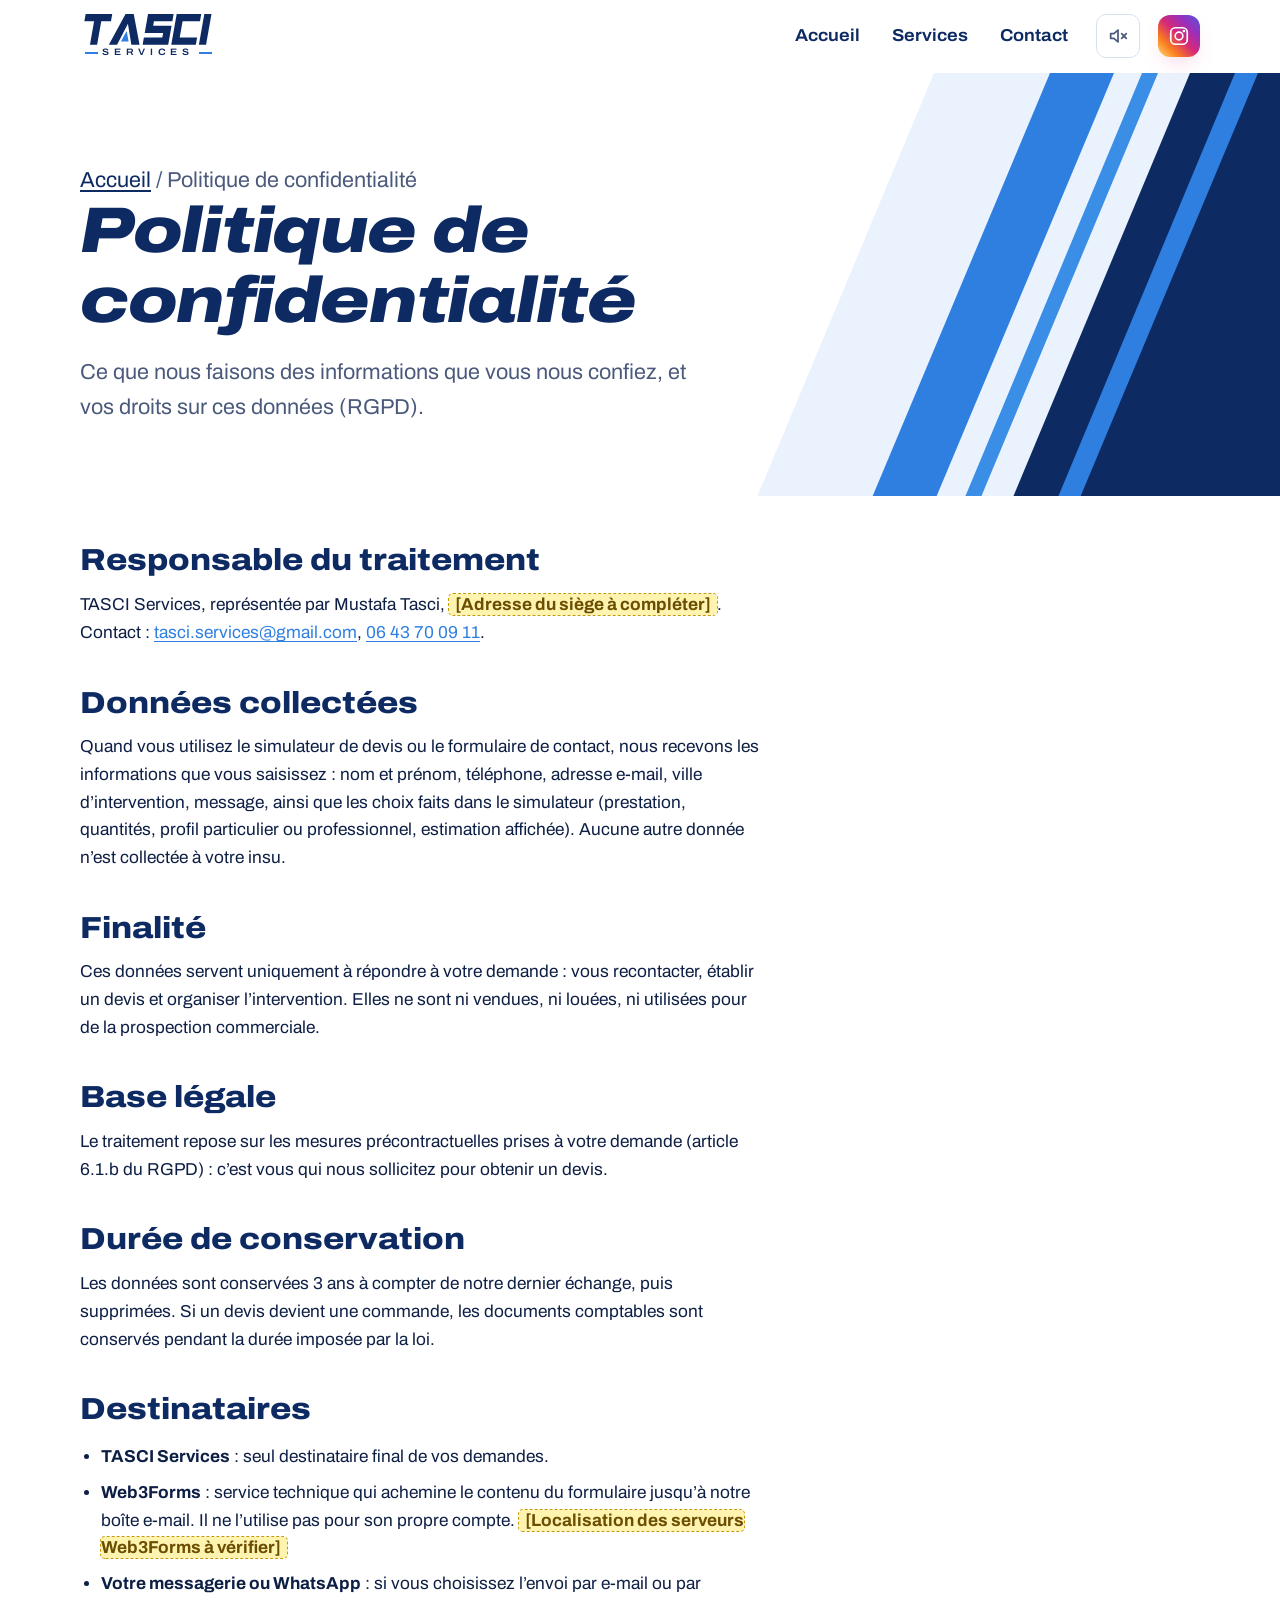
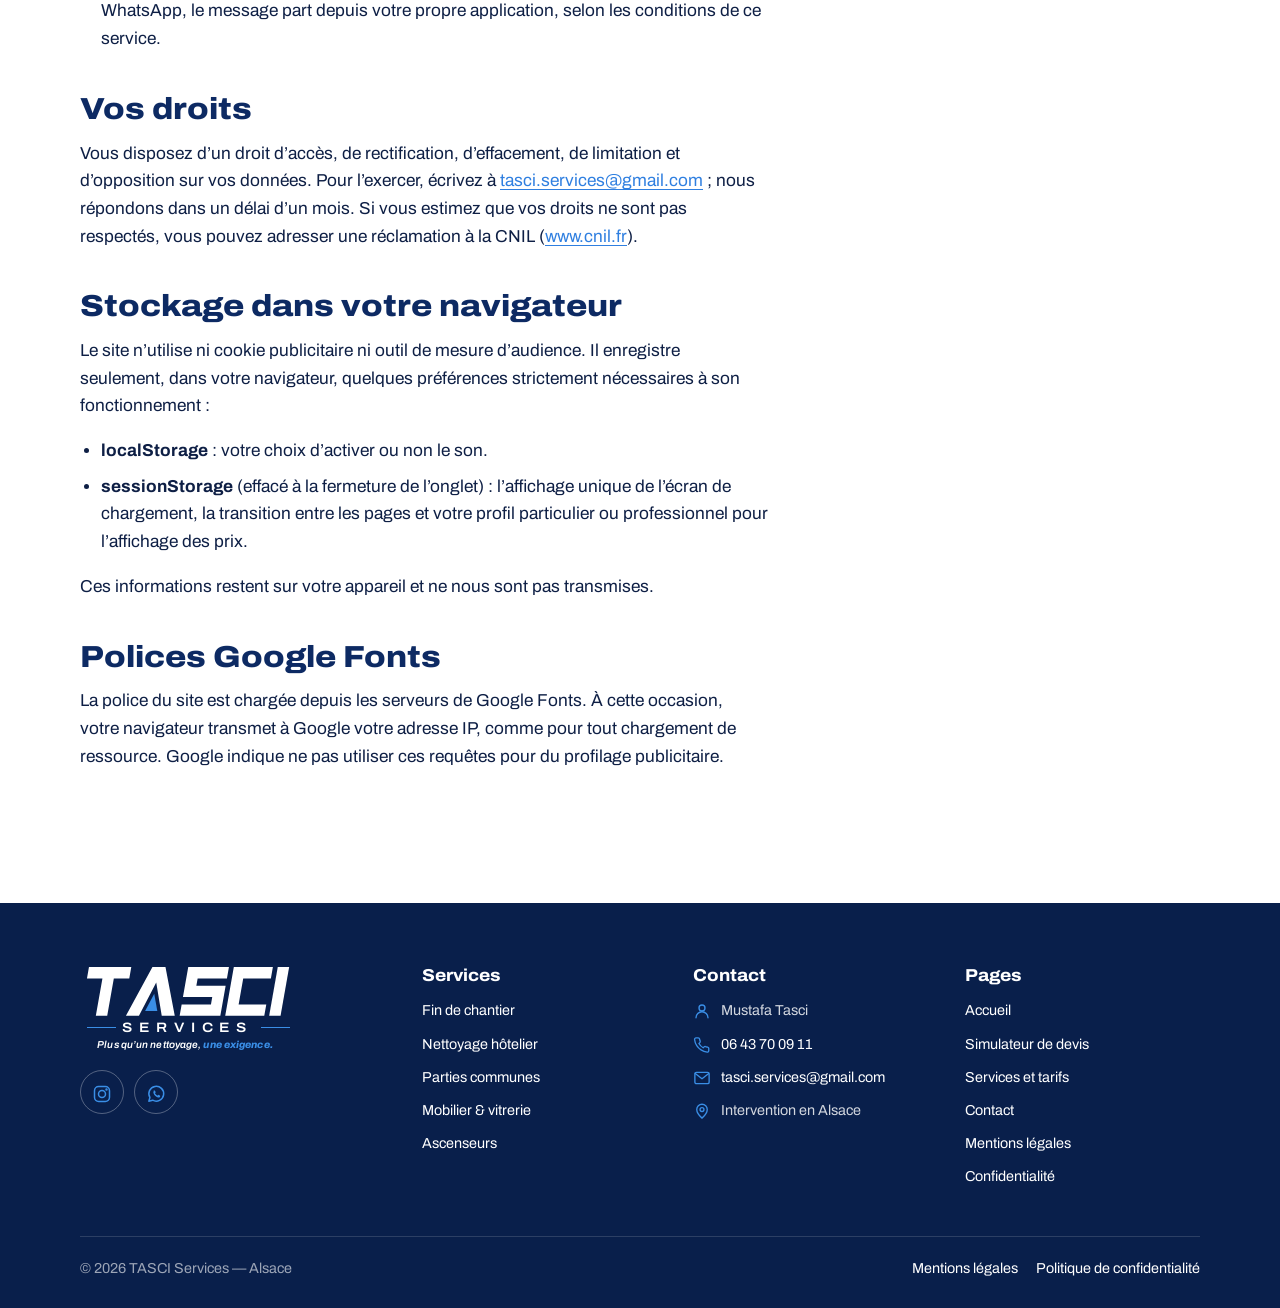
<file: confidentialite.html>
<!doctype html>
<html lang="fr">
<head>
<meta charset="utf-8">
<meta name="viewport" content="width=device-width, initial-scale=1">
<title>Politique de confidentialité — TASCI Services</title>
<meta name="description" content="Comment TASCI Services utilise et protège les données envoyées par le simulateur de devis et le formulaire de contact.">
<meta name="theme-color" content="#0d2a63">
<meta name="robots" content="index, follow">
<!-- à compléter : URL canonique et og:url une fois le nom de domaine connu -->
<!-- <link rel="canonical" href="https://www.votre-domaine.fr/confidentialite.html"> -->
<meta property="og:type" content="website">
<meta property="og:locale" content="fr_FR">
<meta property="og:site_name" content="TASCI Services">
<meta property="og:title" content="Politique de confidentialité — TASCI Services">
<meta property="og:description" content="Comment TASCI Services utilise et protège les données envoyées par le simulateur de devis et le formulaire de contact.">
<meta name="twitter:card" content="summary">
<link rel="icon" type="image/svg+xml" href="data:image/svg+xml,%3Csvg xmlns='http://www.w3.org/2000/svg' viewBox='0 0 64 64'%3E%3Crect width='64' height='64' rx='14' fill='%230d2a63'/%3E%3Cpath d='M44 0h14L30 64H16z' fill='%232f7fe0'/%3E%3Cpath d='M13 14h30v9H33l-5 27h-9l5-27H11z' fill='%23fff'/%3E%3C/svg%3E">
<link rel="preconnect" href="https://fonts.googleapis.com">
<link rel="preconnect" href="https://fonts.gstatic.com" crossorigin>
<link rel="stylesheet" href="https://fonts.googleapis.com/css2?family=Archivo:ital,wdth,wght@0,62..125,100..900;1,62..125,100..900&amp;display=swap">
<link rel="stylesheet" href="css/style.css">
<script>
/* Prépare l'écran de chargement / la transition avant le premier affichage */
(function (d) {
  var h = d.documentElement; h.classList.add('js');
  try {
    var reduce = window.matchMedia && matchMedia('(prefers-reduced-motion: reduce)').matches;
    var s = window.sessionStorage;
    if (!reduce) {
      if (s.getItem('tasci-nav') === '1') h.classList.add('is-entering');
      else if (!s.getItem('tasci-seen')) h.classList.add('is-first');
    }
    s.removeItem('tasci-nav'); s.setItem('tasci-seen', '1');
  } catch (e) {}
  setTimeout(function () { h.classList.remove('is-entering', 'is-first'); }, 3000);
})(document);
</script>
<script type="application/ld+json">
{"@context":"https://schema.org","@type":"LocalBusiness","name":"TASCI Services","slogan":"Plus qu’un nettoyage, une exigence.","telephone":"+33643700911","email":"tasci.services@gmail.com","areaServed":{"@type":"AdministrativeArea","name":"Alsace"},"founder":{"@type":"Person","name":"Mustafa Tasci"},"description":"Nettoyage de fin de chantier, hôtelier, parties communes, mobilier & vitrerie, ascenseurs en Alsace."}
</script>
</head>
<body>
<a class="skip-link" href="#contenu">Aller au contenu</a>
<svg xmlns="http://www.w3.org/2000/svg" style="display:none" aria-hidden="true">
<symbol id="i-broom" viewBox="0 0 24 24" fill="none" stroke="currentColor" stroke-width="1.8" stroke-linecap="round" stroke-linejoin="round"><path d="M20.5 2.5 12.8 11"/><path d="M10.2 9.6l4.4 4-2.3 7.4H4.2L3.6 19z"/><path d="M7.4 21l2.4-4.4M11.2 21l1.4-3.2M4.6 18.4l3.6-2.4"/></symbol>
<symbol id="i-bed" viewBox="0 0 24 24" fill="none" stroke="currentColor" stroke-width="1.8" stroke-linecap="round" stroke-linejoin="round"><path d="M2.5 19V5.5M2.5 15h19v4M21.5 15v-2.5a3 3 0 0 0-3-3H11V15"/><circle cx="6.6" cy="11.6" r="1.9"/></symbol>
<symbol id="i-building" viewBox="0 0 24 24" fill="none" stroke="currentColor" stroke-width="1.8" stroke-linecap="round" stroke-linejoin="round"><rect x="4.5" y="2.5" width="15" height="19" rx="1"/><path d="M8.5 6.5h1.5M14 6.5h1.5M8.5 10.5h1.5M14 10.5h1.5M8.5 14.5h1.5M14 14.5h1.5M10.5 21.5v-3h3v3"/></symbol>
<symbol id="i-sofa" viewBox="0 0 24 24" fill="none" stroke="currentColor" stroke-width="1.8" stroke-linecap="round" stroke-linejoin="round"><path d="M5 10.5V8a2 2 0 0 1 2-2h10a2 2 0 0 1 2 2v2.5"/><path d="M3 12.5a2 2 0 0 1 4 0v1.5h10v-1.5a2 2 0 0 1 4 0V17a1 1 0 0 1-1 1H4a1 1 0 0 1-1-1z"/><path d="M5.5 18v2M18.5 18v2"/></symbol>
<symbol id="i-elevator" viewBox="0 0 24 24" fill="none" stroke="currentColor" stroke-width="1.8" stroke-linecap="round" stroke-linejoin="round"><rect x="4" y="2.5" width="16" height="19" rx="1.5"/><path d="M12 2.5v19"/><path d="M6.6 9.5 8.2 7.4l1.6 2.1M14.2 14.5l1.6 2.1 1.6-2.1"/></symbol>
<symbol id="i-check" viewBox="0 0 24 24" fill="none" stroke="currentColor" stroke-width="2.2" stroke-linecap="round" stroke-linejoin="round"><path d="M4.5 12.5l4.8 4.8L19.5 7"/></symbol>
<symbol id="i-phone" viewBox="0 0 24 24" fill="none" stroke="currentColor" stroke-width="1.8" stroke-linecap="round" stroke-linejoin="round"><path d="M21 16.6v2.9a1.9 1.9 0 0 1-2.1 1.9 18.8 18.8 0 0 1-8.2-2.9 18.5 18.5 0 0 1-5.7-5.7A18.8 18.8 0 0 1 2.1 4.6 1.9 1.9 0 0 1 4 2.5h2.9a1.9 1.9 0 0 1 1.9 1.6c.1.9.4 1.8.7 2.7a1.9 1.9 0 0 1-.4 2l-1.2 1.2a15.2 15.2 0 0 0 5.7 5.7l1.2-1.2a1.9 1.9 0 0 1 2-.4c.9.3 1.8.6 2.7.7a1.9 1.9 0 0 1 1.6 1.9z"/></symbol>
<symbol id="i-mail" viewBox="0 0 24 24" fill="none" stroke="currentColor" stroke-width="1.8" stroke-linecap="round" stroke-linejoin="round"><rect x="2.5" y="4.5" width="19" height="15" rx="2"/><path d="m3 6 9 7 9-7"/></symbol>
<symbol id="i-pin" viewBox="0 0 24 24" fill="none" stroke="currentColor" stroke-width="1.8" stroke-linecap="round" stroke-linejoin="round"><path d="M12 21.5s-7-6.2-7-11.5a7 7 0 0 1 14 0c0 5.3-7 11.5-7 11.5z"/><circle cx="12" cy="10" r="2.6"/></symbol>
<symbol id="i-user" viewBox="0 0 24 24" fill="none" stroke="currentColor" stroke-width="1.8" stroke-linecap="round" stroke-linejoin="round"><circle cx="12" cy="8" r="4"/><path d="M4 21a8 8 0 0 1 16 0"/></symbol>
<symbol id="i-shield" viewBox="0 0 24 24" fill="none" stroke="currentColor" stroke-width="1.8" stroke-linecap="round" stroke-linejoin="round"><path d="M12 2.5 4 5.5v6c0 5 3.4 8.6 8 10 4.6-1.4 8-5 8-10v-6z"/><path d="m8.6 12 2.4 2.4 4.4-4.6"/></symbol>
<symbol id="i-bolt" viewBox="0 0 24 24" fill="none" stroke="currentColor" stroke-width="1.8" stroke-linecap="round" stroke-linejoin="round"><path d="M13.5 2.5 4.5 13.5h7l-1 8 9-11h-7z"/></symbol>
<symbol id="i-sparkle" viewBox="0 0 24 24" fill="none" stroke="currentColor" stroke-width="1.8" stroke-linecap="round" stroke-linejoin="round"><path d="M12 2.5c.8 4.6 2.9 6.7 7.5 7.5-4.6.8-6.7 2.9-7.5 7.5-.8-4.6-2.9-6.7-7.5-7.5 4.6-.8 6.7-2.9 7.5-7.5z"/><path d="M19 16.5c.3 1.6 1 2.3 2.5 2.5-1.5.3-2.2 1-2.5 2.5-.3-1.5-1-2.2-2.5-2.5 1.5-.2 2.2-.9 2.5-2.5z"/></symbol>
<symbol id="i-lock" viewBox="0 0 24 24" fill="none" stroke="currentColor" stroke-width="2" stroke-linecap="round" stroke-linejoin="round"><rect x="4.5" y="10.5" width="15" height="11" rx="2"/><path d="M8 10.5V7.5a4 4 0 0 1 8 0v3"/></symbol>
<symbol id="i-sound-on" viewBox="0 0 24 24" fill="none" stroke="currentColor" stroke-width="1.9" stroke-linecap="round" stroke-linejoin="round"><path d="M4 9.5h3.5L12 5.5v13l-4.5-4H4z"/><path d="M15.5 9a4 4 0 0 1 0 6M18 6.5a7.5 7.5 0 0 1 0 11"/></symbol>
<symbol id="i-sound-off" viewBox="0 0 24 24" fill="none" stroke="currentColor" stroke-width="1.9" stroke-linecap="round" stroke-linejoin="round"><path d="M4 9.5h3.5L12 5.5v13l-4.5-4H4z"/><path d="M16 9.5l5 5M21 9.5l-5 5"/></symbol>
<symbol id="i-info" viewBox="0 0 24 24" fill="none" stroke="currentColor" stroke-width="1.8" stroke-linecap="round" stroke-linejoin="round"><circle cx="12" cy="12" r="9.5"/><path d="M12 11v6M12 7.5v.01"/></symbol>
<symbol id="i-alert" viewBox="0 0 24 24" fill="none" stroke="currentColor" stroke-width="1.8" stroke-linecap="round" stroke-linejoin="round"><path d="M10.3 3.9 1.9 18a2 2 0 0 0 1.7 3h16.8a2 2 0 0 0 1.7-3L13.7 3.9a2 2 0 0 0-3.4 0z"/><path d="M12 9v4.5M12 17v.01"/></symbol>
<symbol id="i-left" viewBox="0 0 24 24" fill="none" stroke="currentColor" stroke-width="2" stroke-linecap="round" stroke-linejoin="round"><path d="M15 5l-7 7 7 7"/></symbol>
<symbol id="i-right" viewBox="0 0 24 24" fill="none" stroke="currentColor" stroke-width="2" stroke-linecap="round" stroke-linejoin="round"><path d="M9 5l7 7-7 7"/></symbol>
<symbol id="i-instagram" viewBox="0 0 24 24" fill="none" stroke="currentColor" stroke-width="1.8" stroke-linecap="round" stroke-linejoin="round"><rect x="3" y="3" width="18" height="18" rx="5"/><circle cx="12" cy="12" r="4.2"/><circle cx="17.4" cy="6.6" r=".6" fill="currentColor"/></symbol>
<symbol id="i-whatsapp" viewBox="0 0 24 24" fill="none" stroke="currentColor" stroke-width="1.8" stroke-linecap="round" stroke-linejoin="round"><path d="M3.4 20.6l1.3-4.4a8.9 8.9 0 1 1 3.3 3.2z"/><path d="M9.1 8.2c.2-.4.4-.5.7-.5h.5c.2 0 .4.1.5.4l.7 1.6c.1.2 0 .5-.1.7l-.5.6c-.1.2-.1.4 0 .5.6 1 1.4 1.8 2.5 2.4.2.1.4.1.5 0l.6-.7c.2-.2.4-.2.6-.1l1.6.8c.2.1.3.3.3.5v.4c0 .4-.2.8-.5 1-.6.4-1.4.6-2.2.4-2.6-.7-4.6-2.7-5.4-5.3-.2-.7 0-1.4.2-1.7z" fill="currentColor" stroke="none"/></symbol>
</svg>
<div class="loader" aria-hidden="true">
  <div class="loader__inner"><span class="logo logo--loader" role="img" aria-label="TASCI Services"><svg class="logo__mark" viewBox="0 0 258 61" aria-hidden="true" focusable="false"><g transform="translate(11 0) skewX(-10)">
<path class="l-ink" pathLength="1" d="M0 0H52V14H33V60H19V14H0Z"/>
<path class="l-ink" pathLength="1" d="M78 0H94L116 60H100L86 19 72 60H56Z"/>
<path class="l-ink" pathLength="1" d="M172 0V14H136V23H172V60H122V46H158V37H122V0Z"/>
<path class="l-ink" pathLength="1" d="M226 0V14H192V46H226V60H178V0Z"/>
<path class="l-ink" pathLength="1" d="M232 0H246V60H232Z"/>
<path class="l-accent" d="M86 33 93.5 54H78.5Z"/>
</g></svg><span class="logo__sub" aria-hidden="true">SERVICES</span><span class="logo__tag" aria-hidden="true">Plus qu’un nettoyage, <b>une exigence.</b></span></span></div>
  <div class="loader__slash"></div>
</div>
<div class="pt" aria-hidden="true"><div class="pt__panel"></div><div class="pt__panel"></div><div class="pt__panel"></div></div>

<header class="site-header">
  <div class="wrap site-header__inner">
    <a class="logo logo--header" href="index.html" aria-label="TASCI Services — accueil"><svg class="logo__mark" viewBox="0 0 258 61" aria-hidden="true" focusable="false"><g transform="translate(11 0) skewX(-10)">
<path class="l-ink" pathLength="1" d="M0 0H52V14H33V60H19V14H0Z"/>
<path class="l-ink" pathLength="1" d="M78 0H94L116 60H100L86 19 72 60H56Z"/>
<path class="l-ink" pathLength="1" d="M172 0V14H136V23H172V60H122V46H158V37H122V0Z"/>
<path class="l-ink" pathLength="1" d="M226 0V14H192V46H226V60H178V0Z"/>
<path class="l-ink" pathLength="1" d="M232 0H246V60H232Z"/>
<path class="l-accent" d="M86 33 93.5 54H78.5Z"/>
</g></svg><span class="logo__sub" aria-hidden="true">SERVICES</span></a>
    <button class="burger" type="button" aria-expanded="false" aria-controls="nav" aria-label="Ouvrir le menu"><span></span><span></span><span></span></button>
    <nav class="nav" id="nav" aria-label="Navigation principale">
      <ul class="nav__list">
        <li><a class="nav__link" href="index.html">Accueil</a></li>
        <li><a class="nav__link" href="services.html">Services</a></li>
        <li><a class="nav__link" href="contact.html">Contact</a></li>
      </ul>
      <button type="button" class="sound-toggle" data-sound-toggle aria-pressed="false" aria-label="Activer le son"><svg class="icon icon--on" aria-hidden="true" focusable="false"><use href="#i-sound-on"/></svg><svg class="icon icon--off" aria-hidden="true" focusable="false"><use href="#i-sound-off"/></svg><span class="sound-toggle__txt">Son</span></button>
      <!-- à compléter : lien du compte Instagram -->
      <a class="btn-insta nav__cta" href="#" target="_blank" rel="noopener" data-social="instagram" data-a-completer="lien Instagram" aria-label="Instagram"><svg class="icon" aria-hidden="true" focusable="false"><use href="#i-instagram"/></svg></a>
      <a class="btn btn--ghost nav__phone" href="tel:+33643700911"><svg class="icon" aria-hidden="true" focusable="false"><use href="#i-phone"/></svg> 06 43 70 09 11</a>
    </nav>
  </div>
</header>
<main id="contenu">

<section class="page-head page-head--legal" aria-labelledby="page-title">
  <div class="page-head__slashes" aria-hidden="true"><svg viewBox="0 0 640 520" preserveAspectRatio="xMaxYMin slice" aria-hidden="true" focusable="false"><polygon points="294,0 576,0 358,520 77,520" fill="#eaf2fd"/><polygon points="410,0 474,0 256,520 192,520" fill="#2f7fe0"/><polygon points="502,0 518,0 301,520 285,520" fill="#3a8ee6"/><polygon points="550,0 640,0 640,520 333,520" fill="#0d2a63"/><polygon points="595,0 618,0 400,520 378,520" fill="#2f7fe0"/></svg></div>
  <div class="wrap">
    <p class="crumbs"><a href="index.html">Accueil</a> / Politique de confidentialité</p>
    <h1 id="page-title">Politique de confidentialité</h1>
    <p>Ce que nous faisons des informations que vous nous confiez, et vos droits sur ces données (RGPD).</p>
  </div>
</section>
<section class="section legal" style="padding-top:clamp(24px, 4vw, 48px)">
  <div class="wrap legal__body">

<h2>Responsable du traitement</h2>
<p>TASCI Services, représentée par Mustafa Tasci, <!-- à compléter : adresse du siège social --><span class="todo">[Adresse du siège à compléter]</span>. Contact : <a href="mailto:tasci.services@gmail.com" data-config-email>tasci.services@gmail.com</a>, <a href="tel:+33643700911">06 43 70 09 11</a>.</p>

<h2>Données collectées</h2>
<p>Quand vous utilisez le simulateur de devis ou le formulaire de contact, nous recevons les informations que vous saisissez : nom et prénom, téléphone, adresse e-mail, ville d’intervention, message, ainsi que les choix faits dans le simulateur (prestation, quantités, profil particulier ou professionnel, estimation affichée). Aucune autre donnée n’est collectée à votre insu.</p>

<h2>Finalité</h2>
<p>Ces données servent uniquement à répondre à votre demande : vous recontacter, établir un devis et organiser l’intervention. Elles ne sont ni vendues, ni louées, ni utilisées pour de la prospection commerciale.</p>

<h2>Base légale</h2>
<p>Le traitement repose sur les mesures précontractuelles prises à votre demande (article 6.1.b du RGPD) : c’est vous qui nous sollicitez pour obtenir un devis.</p>

<h2>Durée de conservation</h2>
<p>Les données sont conservées 3 ans à compter de notre dernier échange, puis supprimées. Si un devis devient une commande, les documents comptables sont conservés pendant la durée imposée par la loi.</p>

<h2>Destinataires</h2>
<ul class="legal__list">
  <li><b>TASCI Services</b> : seul destinataire final de vos demandes.</li>
  <li><b>Web3Forms</b> : service technique qui achemine le contenu du formulaire jusqu’à notre boîte e-mail. Il ne l’utilise pas pour son propre compte. <!-- à vérifier : localisation des serveurs et conditions de Web3Forms (web3forms.com/privacy) --><span class="todo">[Localisation des serveurs Web3Forms à vérifier]</span></li>
  <li><b>Votre messagerie ou WhatsApp</b> : si vous choisissez l’envoi par e-mail ou par WhatsApp, le message part depuis votre propre application, selon les conditions de ce service.</li>
</ul>

<h2>Vos droits</h2>
<p>Vous disposez d’un droit d’accès, de rectification, d’effacement, de limitation et d’opposition sur vos données. Pour l’exercer, écrivez à <a href="mailto:tasci.services@gmail.com" data-config-email>tasci.services@gmail.com</a> ; nous répondons dans un délai d’un mois. Si vous estimez que vos droits ne sont pas respectés, vous pouvez adresser une réclamation à la CNIL (<a href="https://www.cnil.fr" target="_blank" rel="noopener">www.cnil.fr</a>).</p>

<h2>Stockage dans votre navigateur</h2>
<p>Le site n’utilise ni cookie publicitaire ni outil de mesure d’audience. Il enregistre seulement, dans votre navigateur, quelques préférences strictement nécessaires à son fonctionnement :</p>
<ul class="legal__list">
  <li><b>localStorage</b> : votre choix d’activer ou non le son.</li>
  <li><b>sessionStorage</b> (effacé à la fermeture de l’onglet) : l’affichage unique de l’écran de chargement, la transition entre les pages et votre profil particulier ou professionnel pour l’affichage des prix.</li>
</ul>
<p>Ces informations restent sur votre appareil et ne nous sont pas transmises.</p>

<h2>Polices Google Fonts</h2>
<p>La police du site est chargée depuis les serveurs de Google Fonts. À cette occasion, votre navigateur transmet à Google votre adresse IP, comme pour tout chargement de ressource. Google indique ne pas utiliser ces requêtes pour du profilage publicitaire.</p>

  </div>
</section>
</main>

<footer class="site-footer">
  <div class="wrap">
    <div class="footer__grid">
      <div class="footer__col">
        <a class="logo logo--footer" href="index.html" aria-label="TASCI Services — accueil"><svg class="logo__mark" viewBox="0 0 258 61" aria-hidden="true" focusable="false"><g transform="translate(11 0) skewX(-10)">
<path class="l-ink" pathLength="1" d="M0 0H52V14H33V60H19V14H0Z"/>
<path class="l-ink" pathLength="1" d="M78 0H94L116 60H100L86 19 72 60H56Z"/>
<path class="l-ink" pathLength="1" d="M172 0V14H136V23H172V60H122V46H158V37H122V0Z"/>
<path class="l-ink" pathLength="1" d="M226 0V14H192V46H226V60H178V0Z"/>
<path class="l-ink" pathLength="1" d="M232 0H246V60H232Z"/>
<path class="l-accent" d="M86 33 93.5 54H78.5Z"/>
</g></svg><span class="logo__sub" aria-hidden="true">SERVICES</span><span class="logo__tag" aria-hidden="true">Plus qu’un nettoyage, <b>une exigence.</b></span></a>
        <div class="socials">
  <!-- à compléter : lien du compte Instagram -->
  <a class="social" href="#" data-social="instagram" data-a-completer="lien Instagram" aria-label="Instagram de TASCI Services (lien à venir)"><svg class="icon" aria-hidden="true" focusable="false"><use href="#i-instagram"/></svg></a>
  <a class="social" href="https://wa.me/33643700911" target="_blank" rel="noopener" data-social="whatsapp" aria-label="Écrire à TASCI Services sur WhatsApp (nouvel onglet)"><svg class="icon" aria-hidden="true" focusable="false"><use href="#i-whatsapp"/></svg></a>
</div>
      </div>
      <div class="footer__col">
        <h2>Services</h2>
        <ul>
          <li><a href="services.html#fin-de-chantier">Fin de chantier</a></li>
          <li><a href="services.html#hotelier">Nettoyage hôtelier</a></li>
          <li><a href="services.html#parties-communes">Parties communes</a></li>
          <li><a href="services.html#mobilier-vitrerie">Mobilier &amp; vitrerie</a></li>
          <li><a href="services.html#ascenseurs">Ascenseurs</a></li>
        </ul>
      </div>
      <div class="footer__col">
        <h2>Contact</h2>
        <ul>
          <li><svg class="icon" aria-hidden="true" focusable="false"><use href="#i-user"/></svg><span>Mustafa Tasci</span></li>
          <li><svg class="icon" aria-hidden="true" focusable="false"><use href="#i-phone"/></svg><a href="tel:+33643700911">06 43 70 09 11</a></li>
          <li><svg class="icon" aria-hidden="true" focusable="false"><use href="#i-mail"/></svg><a href="mailto:tasci.services@gmail.com" data-config-email>tasci.services@gmail.com</a></li>
          <li><svg class="icon" aria-hidden="true" focusable="false"><use href="#i-pin"/></svg><span>Intervention en Alsace</span></li>
        </ul>
      </div>
      <div class="footer__col">
        <h2>Pages</h2>
        <ul>
          <li><a href="index.html">Accueil</a></li>
          <li><a href="index.html#simulateur">Simulateur de devis</a></li>
          <li><a href="services.html">Services et tarifs</a></li>
          <li><a href="contact.html">Contact</a></li>
          <li><a href="mentions-legales.html">Mentions légales</a></li>
          <li><a href="confidentialite.html">Confidentialité</a></li>
        </ul>
      </div>
    </div>
    <div class="footer__bottom">
      <span>© <span data-year>2026</span> TASCI Services — Alsace</span>
      <span class="footer__legal"><a href="mentions-legales.html">Mentions légales</a> <a href="confidentialite.html">Politique de confidentialité</a></span>
    </div>
  </div>
</footer>
<script src="js/main.js"></script>
<script src="js/sound.js"></script>
</body>
</html>
</file>
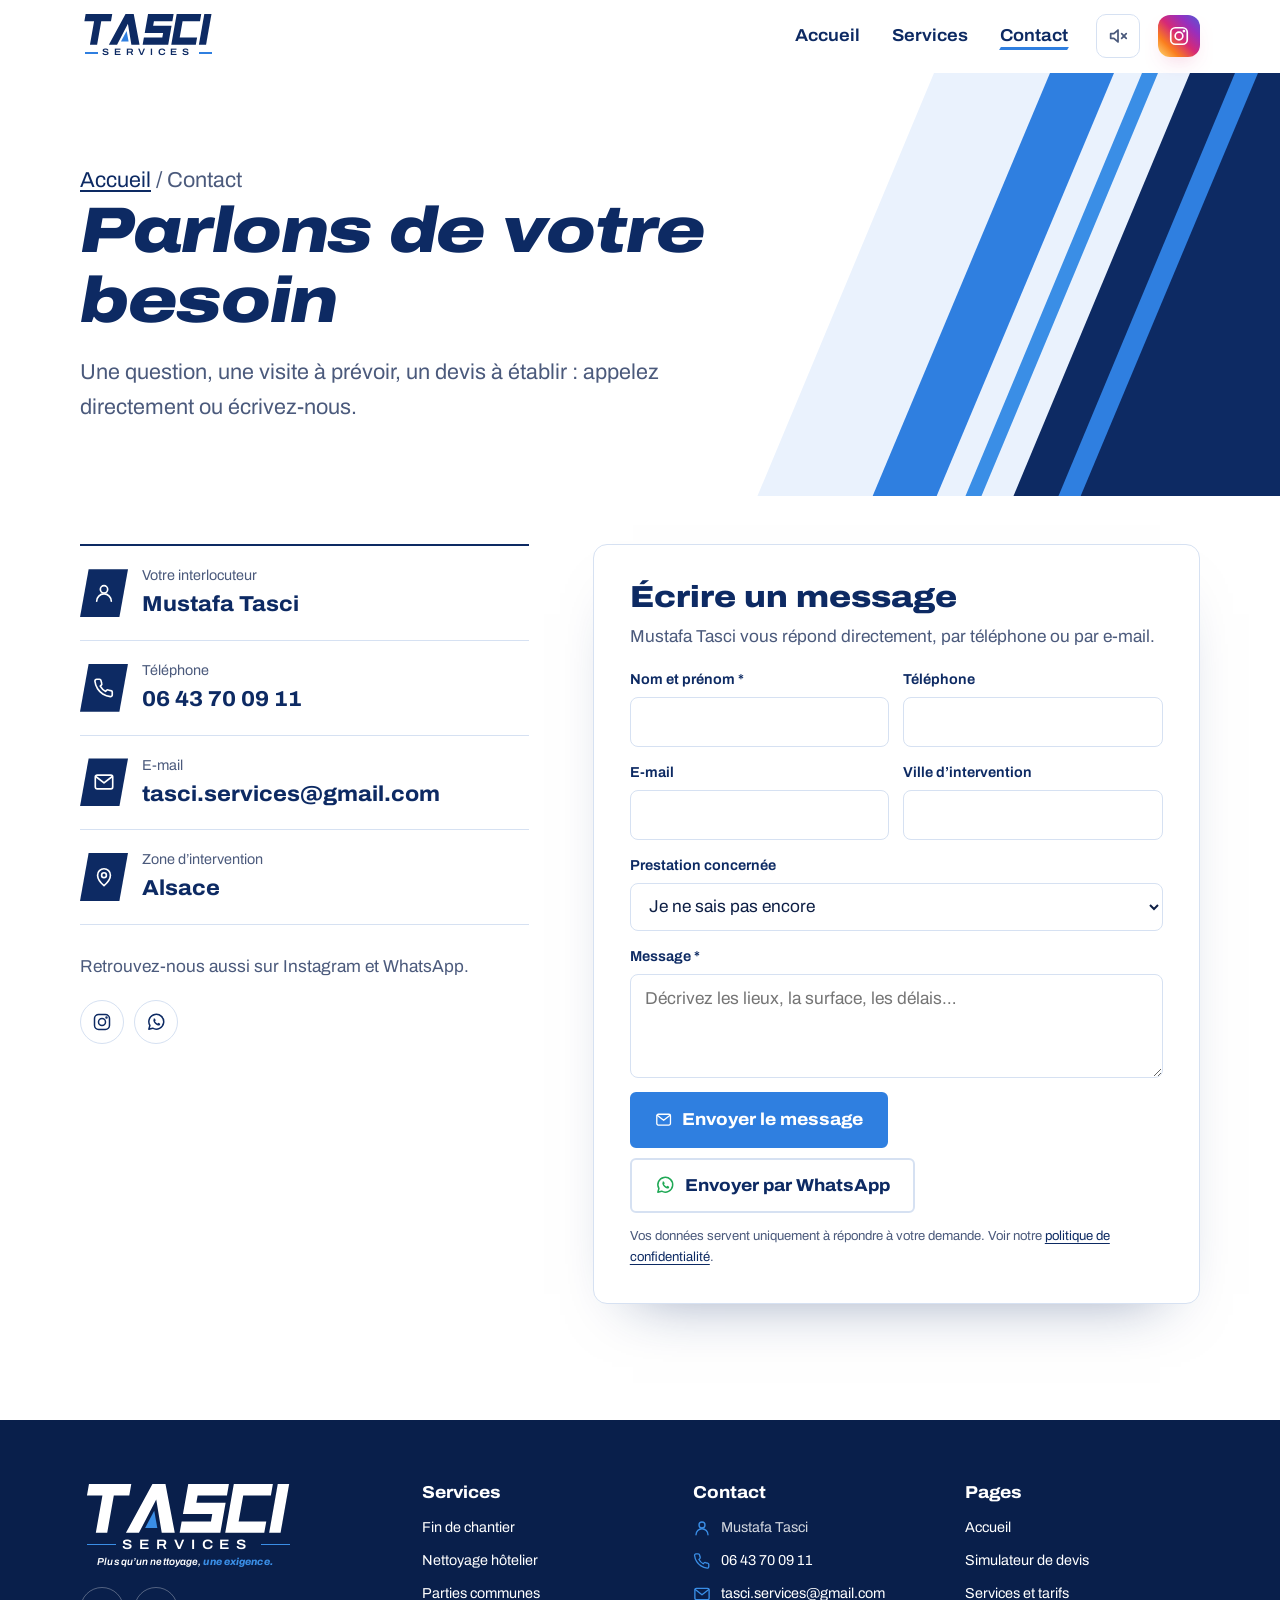
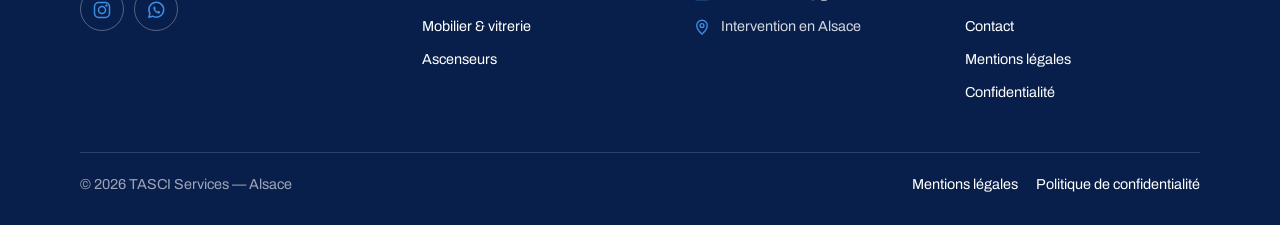
<file: contact.html>
<!doctype html>
<html lang="fr">
<head>
<meta charset="utf-8">
<meta name="viewport" content="width=device-width, initial-scale=1">
<title>Contact — TASCI Services, nettoyage en Alsace</title>
<meta name="description" content="Contactez Mustafa Tasci au 06 43 70 09 11 ou par e-mail pour une demande de devis de nettoyage en Alsace.">
<meta name="theme-color" content="#0d2a63">
<meta name="robots" content="index, follow">
<!-- à compléter : URL canonique et og:url une fois le nom de domaine connu -->
<!-- <link rel="canonical" href="https://www.votre-domaine.fr/contact.html"> -->
<meta property="og:type" content="website">
<meta property="og:locale" content="fr_FR">
<meta property="og:site_name" content="TASCI Services">
<meta property="og:title" content="Contact — TASCI Services, nettoyage en Alsace">
<meta property="og:description" content="Contactez Mustafa Tasci au 06 43 70 09 11 ou par e-mail pour une demande de devis de nettoyage en Alsace.">
<meta name="twitter:card" content="summary">
<link rel="icon" type="image/svg+xml" href="data:image/svg+xml,%3Csvg xmlns='http://www.w3.org/2000/svg' viewBox='0 0 64 64'%3E%3Crect width='64' height='64' rx='14' fill='%230d2a63'/%3E%3Cpath d='M44 0h14L30 64H16z' fill='%232f7fe0'/%3E%3Cpath d='M13 14h30v9H33l-5 27h-9l5-27H11z' fill='%23fff'/%3E%3C/svg%3E">
<link rel="preconnect" href="https://fonts.googleapis.com">
<link rel="preconnect" href="https://fonts.gstatic.com" crossorigin>
<link rel="stylesheet" href="https://fonts.googleapis.com/css2?family=Archivo:ital,wdth,wght@0,62..125,100..900;1,62..125,100..900&amp;display=swap">
<link rel="stylesheet" href="css/style.css">
<script>
/* Prépare l'écran de chargement / la transition avant le premier affichage */
(function (d) {
  var h = d.documentElement; h.classList.add('js');
  try {
    var reduce = window.matchMedia && matchMedia('(prefers-reduced-motion: reduce)').matches;
    var s = window.sessionStorage;
    if (!reduce) {
      if (s.getItem('tasci-nav') === '1') h.classList.add('is-entering');
      else if (!s.getItem('tasci-seen')) h.classList.add('is-first');
    }
    s.removeItem('tasci-nav'); s.setItem('tasci-seen', '1');
  } catch (e) {}
  setTimeout(function () { h.classList.remove('is-entering', 'is-first'); }, 3000);
})(document);
</script>
<script type="application/ld+json">
{"@context":"https://schema.org","@type":"LocalBusiness","name":"TASCI Services","slogan":"Plus qu’un nettoyage, une exigence.","telephone":"+33643700911","email":"tasci.services@gmail.com","areaServed":{"@type":"AdministrativeArea","name":"Alsace"},"founder":{"@type":"Person","name":"Mustafa Tasci"},"description":"Nettoyage de fin de chantier, hôtelier, parties communes, mobilier & vitrerie, ascenseurs en Alsace."}
</script>
</head>
<body>
<a class="skip-link" href="#contenu">Aller au contenu</a>
<svg xmlns="http://www.w3.org/2000/svg" style="display:none" aria-hidden="true">
<symbol id="i-broom" viewBox="0 0 24 24" fill="none" stroke="currentColor" stroke-width="1.8" stroke-linecap="round" stroke-linejoin="round"><path d="M20.5 2.5 12.8 11"/><path d="M10.2 9.6l4.4 4-2.3 7.4H4.2L3.6 19z"/><path d="M7.4 21l2.4-4.4M11.2 21l1.4-3.2M4.6 18.4l3.6-2.4"/></symbol>
<symbol id="i-bed" viewBox="0 0 24 24" fill="none" stroke="currentColor" stroke-width="1.8" stroke-linecap="round" stroke-linejoin="round"><path d="M2.5 19V5.5M2.5 15h19v4M21.5 15v-2.5a3 3 0 0 0-3-3H11V15"/><circle cx="6.6" cy="11.6" r="1.9"/></symbol>
<symbol id="i-building" viewBox="0 0 24 24" fill="none" stroke="currentColor" stroke-width="1.8" stroke-linecap="round" stroke-linejoin="round"><rect x="4.5" y="2.5" width="15" height="19" rx="1"/><path d="M8.5 6.5h1.5M14 6.5h1.5M8.5 10.5h1.5M14 10.5h1.5M8.5 14.5h1.5M14 14.5h1.5M10.5 21.5v-3h3v3"/></symbol>
<symbol id="i-sofa" viewBox="0 0 24 24" fill="none" stroke="currentColor" stroke-width="1.8" stroke-linecap="round" stroke-linejoin="round"><path d="M5 10.5V8a2 2 0 0 1 2-2h10a2 2 0 0 1 2 2v2.5"/><path d="M3 12.5a2 2 0 0 1 4 0v1.5h10v-1.5a2 2 0 0 1 4 0V17a1 1 0 0 1-1 1H4a1 1 0 0 1-1-1z"/><path d="M5.5 18v2M18.5 18v2"/></symbol>
<symbol id="i-elevator" viewBox="0 0 24 24" fill="none" stroke="currentColor" stroke-width="1.8" stroke-linecap="round" stroke-linejoin="round"><rect x="4" y="2.5" width="16" height="19" rx="1.5"/><path d="M12 2.5v19"/><path d="M6.6 9.5 8.2 7.4l1.6 2.1M14.2 14.5l1.6 2.1 1.6-2.1"/></symbol>
<symbol id="i-check" viewBox="0 0 24 24" fill="none" stroke="currentColor" stroke-width="2.2" stroke-linecap="round" stroke-linejoin="round"><path d="M4.5 12.5l4.8 4.8L19.5 7"/></symbol>
<symbol id="i-phone" viewBox="0 0 24 24" fill="none" stroke="currentColor" stroke-width="1.8" stroke-linecap="round" stroke-linejoin="round"><path d="M21 16.6v2.9a1.9 1.9 0 0 1-2.1 1.9 18.8 18.8 0 0 1-8.2-2.9 18.5 18.5 0 0 1-5.7-5.7A18.8 18.8 0 0 1 2.1 4.6 1.9 1.9 0 0 1 4 2.5h2.9a1.9 1.9 0 0 1 1.9 1.6c.1.9.4 1.8.7 2.7a1.9 1.9 0 0 1-.4 2l-1.2 1.2a15.2 15.2 0 0 0 5.7 5.7l1.2-1.2a1.9 1.9 0 0 1 2-.4c.9.3 1.8.6 2.7.7a1.9 1.9 0 0 1 1.6 1.9z"/></symbol>
<symbol id="i-mail" viewBox="0 0 24 24" fill="none" stroke="currentColor" stroke-width="1.8" stroke-linecap="round" stroke-linejoin="round"><rect x="2.5" y="4.5" width="19" height="15" rx="2"/><path d="m3 6 9 7 9-7"/></symbol>
<symbol id="i-pin" viewBox="0 0 24 24" fill="none" stroke="currentColor" stroke-width="1.8" stroke-linecap="round" stroke-linejoin="round"><path d="M12 21.5s-7-6.2-7-11.5a7 7 0 0 1 14 0c0 5.3-7 11.5-7 11.5z"/><circle cx="12" cy="10" r="2.6"/></symbol>
<symbol id="i-user" viewBox="0 0 24 24" fill="none" stroke="currentColor" stroke-width="1.8" stroke-linecap="round" stroke-linejoin="round"><circle cx="12" cy="8" r="4"/><path d="M4 21a8 8 0 0 1 16 0"/></symbol>
<symbol id="i-shield" viewBox="0 0 24 24" fill="none" stroke="currentColor" stroke-width="1.8" stroke-linecap="round" stroke-linejoin="round"><path d="M12 2.5 4 5.5v6c0 5 3.4 8.6 8 10 4.6-1.4 8-5 8-10v-6z"/><path d="m8.6 12 2.4 2.4 4.4-4.6"/></symbol>
<symbol id="i-bolt" viewBox="0 0 24 24" fill="none" stroke="currentColor" stroke-width="1.8" stroke-linecap="round" stroke-linejoin="round"><path d="M13.5 2.5 4.5 13.5h7l-1 8 9-11h-7z"/></symbol>
<symbol id="i-sparkle" viewBox="0 0 24 24" fill="none" stroke="currentColor" stroke-width="1.8" stroke-linecap="round" stroke-linejoin="round"><path d="M12 2.5c.8 4.6 2.9 6.7 7.5 7.5-4.6.8-6.7 2.9-7.5 7.5-.8-4.6-2.9-6.7-7.5-7.5 4.6-.8 6.7-2.9 7.5-7.5z"/><path d="M19 16.5c.3 1.6 1 2.3 2.5 2.5-1.5.3-2.2 1-2.5 2.5-.3-1.5-1-2.2-2.5-2.5 1.5-.2 2.2-.9 2.5-2.5z"/></symbol>
<symbol id="i-lock" viewBox="0 0 24 24" fill="none" stroke="currentColor" stroke-width="2" stroke-linecap="round" stroke-linejoin="round"><rect x="4.5" y="10.5" width="15" height="11" rx="2"/><path d="M8 10.5V7.5a4 4 0 0 1 8 0v3"/></symbol>
<symbol id="i-sound-on" viewBox="0 0 24 24" fill="none" stroke="currentColor" stroke-width="1.9" stroke-linecap="round" stroke-linejoin="round"><path d="M4 9.5h3.5L12 5.5v13l-4.5-4H4z"/><path d="M15.5 9a4 4 0 0 1 0 6M18 6.5a7.5 7.5 0 0 1 0 11"/></symbol>
<symbol id="i-sound-off" viewBox="0 0 24 24" fill="none" stroke="currentColor" stroke-width="1.9" stroke-linecap="round" stroke-linejoin="round"><path d="M4 9.5h3.5L12 5.5v13l-4.5-4H4z"/><path d="M16 9.5l5 5M21 9.5l-5 5"/></symbol>
<symbol id="i-info" viewBox="0 0 24 24" fill="none" stroke="currentColor" stroke-width="1.8" stroke-linecap="round" stroke-linejoin="round"><circle cx="12" cy="12" r="9.5"/><path d="M12 11v6M12 7.5v.01"/></symbol>
<symbol id="i-alert" viewBox="0 0 24 24" fill="none" stroke="currentColor" stroke-width="1.8" stroke-linecap="round" stroke-linejoin="round"><path d="M10.3 3.9 1.9 18a2 2 0 0 0 1.7 3h16.8a2 2 0 0 0 1.7-3L13.7 3.9a2 2 0 0 0-3.4 0z"/><path d="M12 9v4.5M12 17v.01"/></symbol>
<symbol id="i-left" viewBox="0 0 24 24" fill="none" stroke="currentColor" stroke-width="2" stroke-linecap="round" stroke-linejoin="round"><path d="M15 5l-7 7 7 7"/></symbol>
<symbol id="i-right" viewBox="0 0 24 24" fill="none" stroke="currentColor" stroke-width="2" stroke-linecap="round" stroke-linejoin="round"><path d="M9 5l7 7-7 7"/></symbol>
<symbol id="i-instagram" viewBox="0 0 24 24" fill="none" stroke="currentColor" stroke-width="1.8" stroke-linecap="round" stroke-linejoin="round"><rect x="3" y="3" width="18" height="18" rx="5"/><circle cx="12" cy="12" r="4.2"/><circle cx="17.4" cy="6.6" r=".6" fill="currentColor"/></symbol>
<symbol id="i-whatsapp" viewBox="0 0 24 24" fill="none" stroke="currentColor" stroke-width="1.8" stroke-linecap="round" stroke-linejoin="round"><path d="M3.4 20.6l1.3-4.4a8.9 8.9 0 1 1 3.3 3.2z"/><path d="M9.1 8.2c.2-.4.4-.5.7-.5h.5c.2 0 .4.1.5.4l.7 1.6c.1.2 0 .5-.1.7l-.5.6c-.1.2-.1.4 0 .5.6 1 1.4 1.8 2.5 2.4.2.1.4.1.5 0l.6-.7c.2-.2.4-.2.6-.1l1.6.8c.2.1.3.3.3.5v.4c0 .4-.2.8-.5 1-.6.4-1.4.6-2.2.4-2.6-.7-4.6-2.7-5.4-5.3-.2-.7 0-1.4.2-1.7z" fill="currentColor" stroke="none"/></symbol>
</svg>
<div class="loader" aria-hidden="true">
  <div class="loader__inner"><span class="logo logo--loader" role="img" aria-label="TASCI Services"><svg class="logo__mark" viewBox="0 0 258 61" aria-hidden="true" focusable="false"><g transform="translate(11 0) skewX(-10)">
<path class="l-ink" pathLength="1" d="M0 0H52V14H33V60H19V14H0Z"/>
<path class="l-ink" pathLength="1" d="M78 0H94L116 60H100L86 19 72 60H56Z"/>
<path class="l-ink" pathLength="1" d="M172 0V14H136V23H172V60H122V46H158V37H122V0Z"/>
<path class="l-ink" pathLength="1" d="M226 0V14H192V46H226V60H178V0Z"/>
<path class="l-ink" pathLength="1" d="M232 0H246V60H232Z"/>
<path class="l-accent" d="M86 33 93.5 54H78.5Z"/>
</g></svg><span class="logo__sub" aria-hidden="true">SERVICES</span><span class="logo__tag" aria-hidden="true">Plus qu’un nettoyage, <b>une exigence.</b></span></span></div>
  <div class="loader__slash"></div>
</div>
<div class="pt" aria-hidden="true"><div class="pt__panel"></div><div class="pt__panel"></div><div class="pt__panel"></div></div>

<header class="site-header">
  <div class="wrap site-header__inner">
    <a class="logo logo--header" href="index.html" aria-label="TASCI Services — accueil"><svg class="logo__mark" viewBox="0 0 258 61" aria-hidden="true" focusable="false"><g transform="translate(11 0) skewX(-10)">
<path class="l-ink" pathLength="1" d="M0 0H52V14H33V60H19V14H0Z"/>
<path class="l-ink" pathLength="1" d="M78 0H94L116 60H100L86 19 72 60H56Z"/>
<path class="l-ink" pathLength="1" d="M172 0V14H136V23H172V60H122V46H158V37H122V0Z"/>
<path class="l-ink" pathLength="1" d="M226 0V14H192V46H226V60H178V0Z"/>
<path class="l-ink" pathLength="1" d="M232 0H246V60H232Z"/>
<path class="l-accent" d="M86 33 93.5 54H78.5Z"/>
</g></svg><span class="logo__sub" aria-hidden="true">SERVICES</span></a>
    <button class="burger" type="button" aria-expanded="false" aria-controls="nav" aria-label="Ouvrir le menu"><span></span><span></span><span></span></button>
    <nav class="nav" id="nav" aria-label="Navigation principale">
      <ul class="nav__list">
        <li><a class="nav__link" href="index.html">Accueil</a></li>
        <li><a class="nav__link" href="services.html">Services</a></li>
        <li><a class="nav__link" href="contact.html" aria-current="page">Contact</a></li>
      </ul>
      <button type="button" class="sound-toggle" data-sound-toggle aria-pressed="false" aria-label="Activer le son"><svg class="icon icon--on" aria-hidden="true" focusable="false"><use href="#i-sound-on"/></svg><svg class="icon icon--off" aria-hidden="true" focusable="false"><use href="#i-sound-off"/></svg><span class="sound-toggle__txt">Son</span></button>
      <!-- à compléter : lien du compte Instagram -->
      <a class="btn-insta nav__cta" href="#" target="_blank" rel="noopener" data-social="instagram" data-a-completer="lien Instagram" aria-label="Instagram"><svg class="icon" aria-hidden="true" focusable="false"><use href="#i-instagram"/></svg></a>
      <a class="btn btn--ghost nav__phone" href="tel:+33643700911"><svg class="icon" aria-hidden="true" focusable="false"><use href="#i-phone"/></svg> 06 43 70 09 11</a>
    </nav>
  </div>
</header>
<main id="contenu">

<section class="page-head" aria-labelledby="page-title">
  <div class="page-head__slashes" aria-hidden="true"><svg viewBox="0 0 640 520" preserveAspectRatio="xMaxYMin slice" aria-hidden="true" focusable="false"><polygon points="294,0 576,0 358,520 77,520" fill="#eaf2fd"/><polygon points="410,0 474,0 256,520 192,520" fill="#2f7fe0"/><polygon points="502,0 518,0 301,520 285,520" fill="#3a8ee6"/><polygon points="550,0 640,0 640,520 333,520" fill="#0d2a63"/><polygon points="595,0 618,0 400,520 378,520" fill="#2f7fe0"/></svg></div>
  <div class="wrap">
    <p class="crumbs"><a href="index.html">Accueil</a> / Contact</p>
    <h1 id="page-title">Parlons de votre besoin</h1>
    <p>Une question, une visite à prévoir, un devis à établir : appelez directement ou écrivez-nous.</p>
  </div>
</section>
<section class="section" style="padding-top:clamp(24px, 4vw, 48px)" aria-label="Coordonnées et formulaire">
  <div class="wrap contact-grid">
    <div class="reveal">
      <ul class="contact-list">
        <li><span class="ci"><svg class="icon" aria-hidden="true" focusable="false"><use href="#i-user"/></svg></span><div><small>Votre interlocuteur</small><strong>Mustafa Tasci</strong></div></li>
        <li><span class="ci"><svg class="icon" aria-hidden="true" focusable="false"><use href="#i-phone"/></svg></span><div><small>Téléphone</small><a href="tel:+33643700911">06 43 70 09 11</a></div></li>
        <li><span class="ci"><svg class="icon" aria-hidden="true" focusable="false"><use href="#i-mail"/></svg></span><div><small>E-mail</small><a href="mailto:tasci.services@gmail.com" data-config-email>tasci.services@gmail.com</a></div></li>
        <li><span class="ci"><svg class="icon" aria-hidden="true" focusable="false"><use href="#i-pin"/></svg></span><div><small>Zone d’intervention</small><strong>Alsace</strong></div></li>
      </ul>
      <p style="color:var(--muted)">Retrouvez-nous aussi sur Instagram et WhatsApp.</p>
      <div class="socials socials--dark">
  <!-- à compléter : lien du compte Instagram -->
  <a class="social" href="#" data-social="instagram" data-a-completer="lien Instagram" aria-label="Instagram de TASCI Services (lien à venir)"><svg class="icon" aria-hidden="true" focusable="false"><use href="#i-instagram"/></svg></a>
  <a class="social" href="https://wa.me/33643700911" target="_blank" rel="noopener" data-social="whatsapp" aria-label="Écrire à TASCI Services sur WhatsApp (nouvel onglet)"><svg class="icon" aria-hidden="true" focusable="false"><use href="#i-whatsapp"/></svg></a>
</div>
    </div>
    <div class="form-card reveal" style="--delay:120ms">
      <h2>Écrire un message</h2>
      <p>Mustafa Tasci vous répond directement, par téléphone ou par e-mail.</p>
      <form id="contact-form" novalidate>
        <div class="field-row">
  <div class="field"><label for="c-name">Nom et prénom <span aria-hidden="true">*</span></label><input class="input" id="c-name" name="name" autocomplete="name" required></div>
  <div class="field"><label for="c-phone">Téléphone</label><input class="input" id="c-phone" name="phone" type="tel" autocomplete="tel" inputmode="tel"></div>
</div>
<div class="field-row">
  <div class="field"><label for="c-email">E-mail</label><input class="input" id="c-email" name="email" type="email" autocomplete="email"></div>
  <div class="field"><label for="c-city">Ville d’intervention</label><input class="input" id="c-city" name="city" autocomplete="address-level2"></div>
</div>
        <div class="field"><label for="c-service">Prestation concernée</label>
          <select class="input" id="c-service" name="service">
            <option value="">Je ne sais pas encore</option>
            <option value="Fin de chantier">Fin de chantier</option><option value="Hôtelier">Hôtelier</option><option value="Parties communes">Parties communes</option><option value="Mobilier &amp; vitrerie">Mobilier &amp; vitrerie</option><option value="Ascenseurs">Ascenseurs</option><option value="Fin de bail / déménagement">Fin de bail / déménagement</option><option value="Location courte durée">Location courte durée</option>
          </select>
        </div>
        <div class="field"><label for="c-message">Message <span aria-hidden="true">*</span></label><textarea class="input" id="c-message" name="message" required placeholder="Décrivez les lieux, la surface, les délais…"></textarea></div>
        <div class="hp" aria-hidden="true"><label>Ne pas remplir <input type="text" name="botcheck" tabindex="-1" autocomplete="off"></label></div>
        <p class="field__error" data-contact-error role="alert" hidden></p>
        <div class="send-actions">
          <button type="submit" class="btn btn--blue"><svg class="icon" aria-hidden="true" focusable="false"><use href="#i-mail"/></svg> <span data-send-label>Envoyer le message</span></button>
          <button type="button" class="btn btn--wa" data-contact-wa><svg class="icon" aria-hidden="true" focusable="false"><use href="#i-whatsapp"/></svg> Envoyer par WhatsApp</button>
        </div>
        <div class="send-status" data-send-status role="status" aria-live="polite" hidden></div>
        <p class="privacy-line">Vos données servent uniquement à répondre à votre demande. Voir notre <a href="confidentialite.html">politique de confidentialité</a>.</p>
      </form>
    </div>
  </div>
</section>
</main>

<footer class="site-footer">
  <div class="wrap">
    <div class="footer__grid">
      <div class="footer__col">
        <a class="logo logo--footer" href="index.html" aria-label="TASCI Services — accueil"><svg class="logo__mark" viewBox="0 0 258 61" aria-hidden="true" focusable="false"><g transform="translate(11 0) skewX(-10)">
<path class="l-ink" pathLength="1" d="M0 0H52V14H33V60H19V14H0Z"/>
<path class="l-ink" pathLength="1" d="M78 0H94L116 60H100L86 19 72 60H56Z"/>
<path class="l-ink" pathLength="1" d="M172 0V14H136V23H172V60H122V46H158V37H122V0Z"/>
<path class="l-ink" pathLength="1" d="M226 0V14H192V46H226V60H178V0Z"/>
<path class="l-ink" pathLength="1" d="M232 0H246V60H232Z"/>
<path class="l-accent" d="M86 33 93.5 54H78.5Z"/>
</g></svg><span class="logo__sub" aria-hidden="true">SERVICES</span><span class="logo__tag" aria-hidden="true">Plus qu’un nettoyage, <b>une exigence.</b></span></a>
        <div class="socials">
  <!-- à compléter : lien du compte Instagram -->
  <a class="social" href="#" data-social="instagram" data-a-completer="lien Instagram" aria-label="Instagram de TASCI Services (lien à venir)"><svg class="icon" aria-hidden="true" focusable="false"><use href="#i-instagram"/></svg></a>
  <a class="social" href="https://wa.me/33643700911" target="_blank" rel="noopener" data-social="whatsapp" aria-label="Écrire à TASCI Services sur WhatsApp (nouvel onglet)"><svg class="icon" aria-hidden="true" focusable="false"><use href="#i-whatsapp"/></svg></a>
</div>
      </div>
      <div class="footer__col">
        <h2>Services</h2>
        <ul>
          <li><a href="services.html#fin-de-chantier">Fin de chantier</a></li>
          <li><a href="services.html#hotelier">Nettoyage hôtelier</a></li>
          <li><a href="services.html#parties-communes">Parties communes</a></li>
          <li><a href="services.html#mobilier-vitrerie">Mobilier &amp; vitrerie</a></li>
          <li><a href="services.html#ascenseurs">Ascenseurs</a></li>
        </ul>
      </div>
      <div class="footer__col">
        <h2>Contact</h2>
        <ul>
          <li><svg class="icon" aria-hidden="true" focusable="false"><use href="#i-user"/></svg><span>Mustafa Tasci</span></li>
          <li><svg class="icon" aria-hidden="true" focusable="false"><use href="#i-phone"/></svg><a href="tel:+33643700911">06 43 70 09 11</a></li>
          <li><svg class="icon" aria-hidden="true" focusable="false"><use href="#i-mail"/></svg><a href="mailto:tasci.services@gmail.com" data-config-email>tasci.services@gmail.com</a></li>
          <li><svg class="icon" aria-hidden="true" focusable="false"><use href="#i-pin"/></svg><span>Intervention en Alsace</span></li>
        </ul>
      </div>
      <div class="footer__col">
        <h2>Pages</h2>
        <ul>
          <li><a href="index.html">Accueil</a></li>
          <li><a href="index.html#simulateur">Simulateur de devis</a></li>
          <li><a href="services.html">Services et tarifs</a></li>
          <li><a href="contact.html">Contact</a></li>
          <li><a href="mentions-legales.html">Mentions légales</a></li>
          <li><a href="confidentialite.html">Confidentialité</a></li>
        </ul>
      </div>
    </div>
    <div class="footer__bottom">
      <span>© <span data-year>2026</span> TASCI Services — Alsace</span>
      <span class="footer__legal"><a href="mentions-legales.html">Mentions légales</a> <a href="confidentialite.html">Politique de confidentialité</a></span>
    </div>
  </div>
</footer>
<script src="js/main.js"></script>
<script src="js/sound.js"></script>
<script src="js/contact.js"></script>
</body>
</html>
</file>
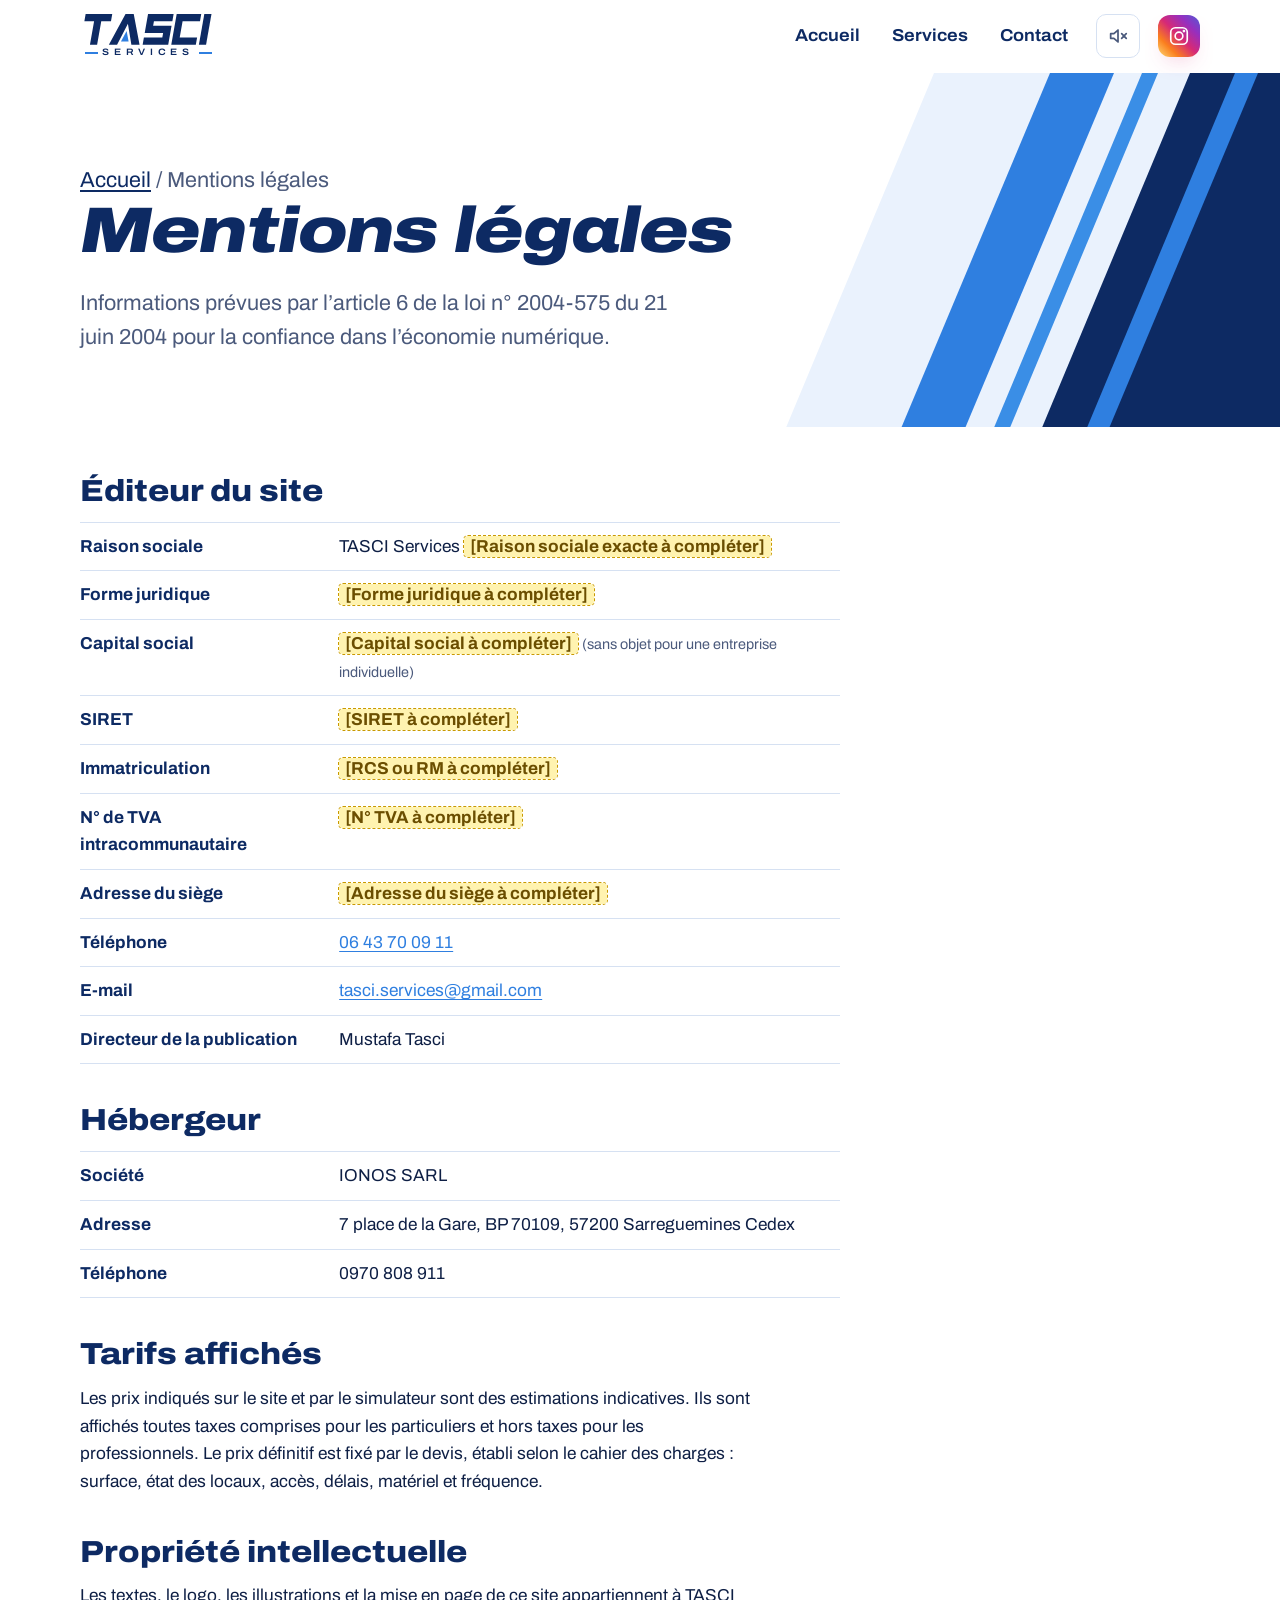
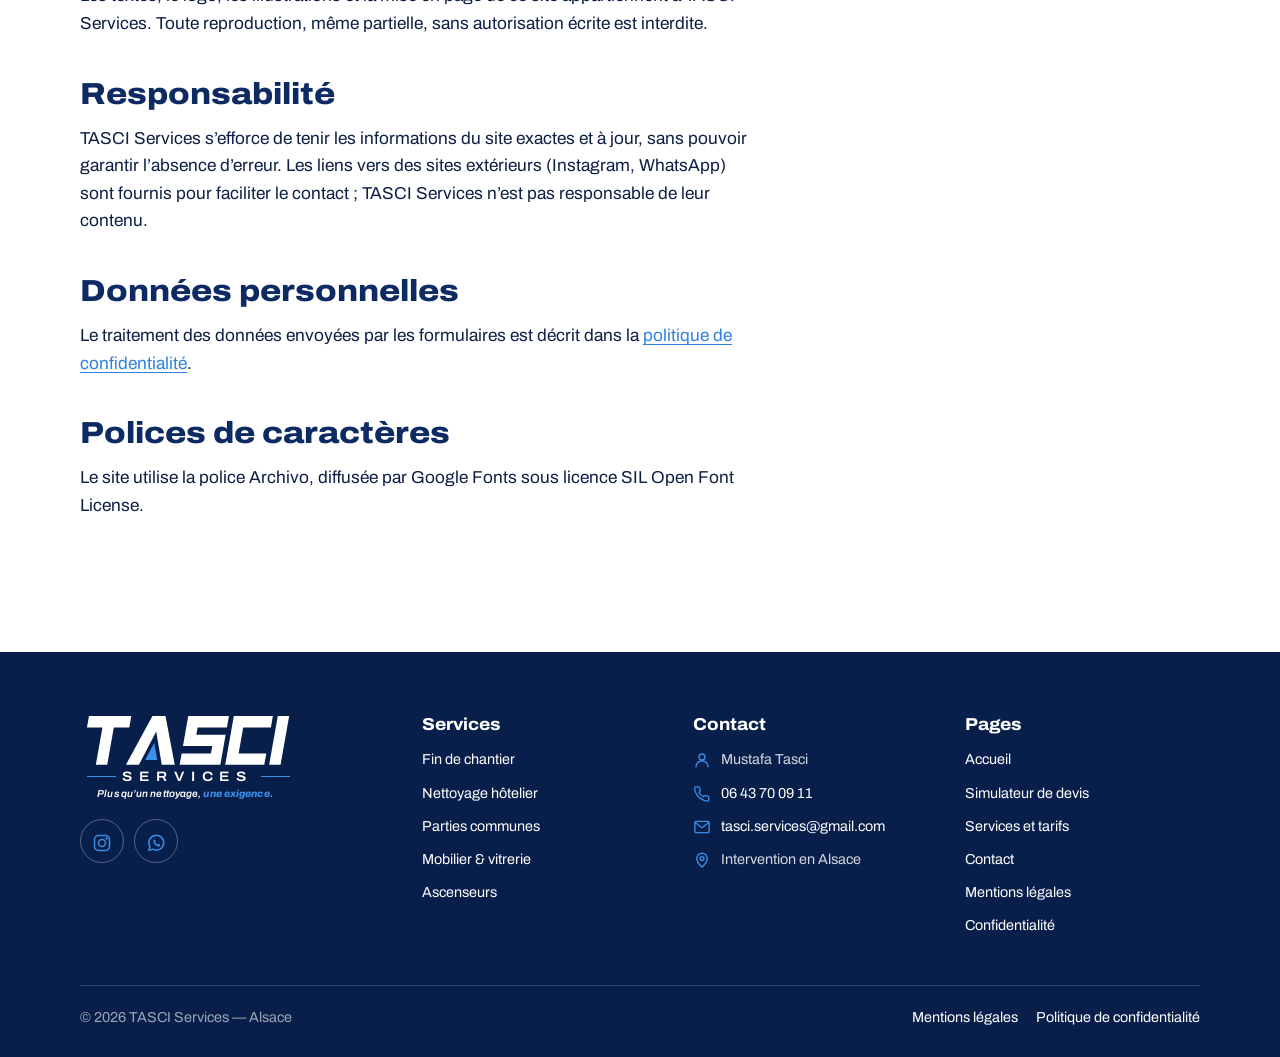
<file: mentions-legales.html>
<!doctype html>
<html lang="fr">
<head>
<meta charset="utf-8">
<meta name="viewport" content="width=device-width, initial-scale=1">
<title>Mentions légales — TASCI Services</title>
<meta name="description" content="Mentions légales du site de TASCI Services, entreprise de nettoyage en Alsace : éditeur, directeur de la publication, hébergeur.">
<meta name="theme-color" content="#0d2a63">
<meta name="robots" content="index, follow">
<!-- à compléter : URL canonique et og:url une fois le nom de domaine connu -->
<!-- <link rel="canonical" href="https://www.votre-domaine.fr/mentions-legales.html"> -->
<meta property="og:type" content="website">
<meta property="og:locale" content="fr_FR">
<meta property="og:site_name" content="TASCI Services">
<meta property="og:title" content="Mentions légales — TASCI Services">
<meta property="og:description" content="Mentions légales du site de TASCI Services, entreprise de nettoyage en Alsace : éditeur, directeur de la publication, hébergeur.">
<meta name="twitter:card" content="summary">
<link rel="icon" type="image/svg+xml" href="data:image/svg+xml,%3Csvg xmlns='http://www.w3.org/2000/svg' viewBox='0 0 64 64'%3E%3Crect width='64' height='64' rx='14' fill='%230d2a63'/%3E%3Cpath d='M44 0h14L30 64H16z' fill='%232f7fe0'/%3E%3Cpath d='M13 14h30v9H33l-5 27h-9l5-27H11z' fill='%23fff'/%3E%3C/svg%3E">
<link rel="preconnect" href="https://fonts.googleapis.com">
<link rel="preconnect" href="https://fonts.gstatic.com" crossorigin>
<link rel="stylesheet" href="https://fonts.googleapis.com/css2?family=Archivo:ital,wdth,wght@0,62..125,100..900;1,62..125,100..900&amp;display=swap">
<link rel="stylesheet" href="css/style.css">
<script>
/* Prépare l'écran de chargement / la transition avant le premier affichage */
(function (d) {
  var h = d.documentElement; h.classList.add('js');
  try {
    var reduce = window.matchMedia && matchMedia('(prefers-reduced-motion: reduce)').matches;
    var s = window.sessionStorage;
    if (!reduce) {
      if (s.getItem('tasci-nav') === '1') h.classList.add('is-entering');
      else if (!s.getItem('tasci-seen')) h.classList.add('is-first');
    }
    s.removeItem('tasci-nav'); s.setItem('tasci-seen', '1');
  } catch (e) {}
  setTimeout(function () { h.classList.remove('is-entering', 'is-first'); }, 3000);
})(document);
</script>
<script type="application/ld+json">
{"@context":"https://schema.org","@type":"LocalBusiness","name":"TASCI Services","slogan":"Plus qu’un nettoyage, une exigence.","telephone":"+33643700911","email":"tasci.services@gmail.com","areaServed":{"@type":"AdministrativeArea","name":"Alsace"},"founder":{"@type":"Person","name":"Mustafa Tasci"},"description":"Nettoyage de fin de chantier, hôtelier, parties communes, mobilier & vitrerie, ascenseurs en Alsace."}
</script>
</head>
<body>
<a class="skip-link" href="#contenu">Aller au contenu</a>
<svg xmlns="http://www.w3.org/2000/svg" style="display:none" aria-hidden="true">
<symbol id="i-broom" viewBox="0 0 24 24" fill="none" stroke="currentColor" stroke-width="1.8" stroke-linecap="round" stroke-linejoin="round"><path d="M20.5 2.5 12.8 11"/><path d="M10.2 9.6l4.4 4-2.3 7.4H4.2L3.6 19z"/><path d="M7.4 21l2.4-4.4M11.2 21l1.4-3.2M4.6 18.4l3.6-2.4"/></symbol>
<symbol id="i-bed" viewBox="0 0 24 24" fill="none" stroke="currentColor" stroke-width="1.8" stroke-linecap="round" stroke-linejoin="round"><path d="M2.5 19V5.5M2.5 15h19v4M21.5 15v-2.5a3 3 0 0 0-3-3H11V15"/><circle cx="6.6" cy="11.6" r="1.9"/></symbol>
<symbol id="i-building" viewBox="0 0 24 24" fill="none" stroke="currentColor" stroke-width="1.8" stroke-linecap="round" stroke-linejoin="round"><rect x="4.5" y="2.5" width="15" height="19" rx="1"/><path d="M8.5 6.5h1.5M14 6.5h1.5M8.5 10.5h1.5M14 10.5h1.5M8.5 14.5h1.5M14 14.5h1.5M10.5 21.5v-3h3v3"/></symbol>
<symbol id="i-sofa" viewBox="0 0 24 24" fill="none" stroke="currentColor" stroke-width="1.8" stroke-linecap="round" stroke-linejoin="round"><path d="M5 10.5V8a2 2 0 0 1 2-2h10a2 2 0 0 1 2 2v2.5"/><path d="M3 12.5a2 2 0 0 1 4 0v1.5h10v-1.5a2 2 0 0 1 4 0V17a1 1 0 0 1-1 1H4a1 1 0 0 1-1-1z"/><path d="M5.5 18v2M18.5 18v2"/></symbol>
<symbol id="i-elevator" viewBox="0 0 24 24" fill="none" stroke="currentColor" stroke-width="1.8" stroke-linecap="round" stroke-linejoin="round"><rect x="4" y="2.5" width="16" height="19" rx="1.5"/><path d="M12 2.5v19"/><path d="M6.6 9.5 8.2 7.4l1.6 2.1M14.2 14.5l1.6 2.1 1.6-2.1"/></symbol>
<symbol id="i-check" viewBox="0 0 24 24" fill="none" stroke="currentColor" stroke-width="2.2" stroke-linecap="round" stroke-linejoin="round"><path d="M4.5 12.5l4.8 4.8L19.5 7"/></symbol>
<symbol id="i-phone" viewBox="0 0 24 24" fill="none" stroke="currentColor" stroke-width="1.8" stroke-linecap="round" stroke-linejoin="round"><path d="M21 16.6v2.9a1.9 1.9 0 0 1-2.1 1.9 18.8 18.8 0 0 1-8.2-2.9 18.5 18.5 0 0 1-5.7-5.7A18.8 18.8 0 0 1 2.1 4.6 1.9 1.9 0 0 1 4 2.5h2.9a1.9 1.9 0 0 1 1.9 1.6c.1.9.4 1.8.7 2.7a1.9 1.9 0 0 1-.4 2l-1.2 1.2a15.2 15.2 0 0 0 5.7 5.7l1.2-1.2a1.9 1.9 0 0 1 2-.4c.9.3 1.8.6 2.7.7a1.9 1.9 0 0 1 1.6 1.9z"/></symbol>
<symbol id="i-mail" viewBox="0 0 24 24" fill="none" stroke="currentColor" stroke-width="1.8" stroke-linecap="round" stroke-linejoin="round"><rect x="2.5" y="4.5" width="19" height="15" rx="2"/><path d="m3 6 9 7 9-7"/></symbol>
<symbol id="i-pin" viewBox="0 0 24 24" fill="none" stroke="currentColor" stroke-width="1.8" stroke-linecap="round" stroke-linejoin="round"><path d="M12 21.5s-7-6.2-7-11.5a7 7 0 0 1 14 0c0 5.3-7 11.5-7 11.5z"/><circle cx="12" cy="10" r="2.6"/></symbol>
<symbol id="i-user" viewBox="0 0 24 24" fill="none" stroke="currentColor" stroke-width="1.8" stroke-linecap="round" stroke-linejoin="round"><circle cx="12" cy="8" r="4"/><path d="M4 21a8 8 0 0 1 16 0"/></symbol>
<symbol id="i-shield" viewBox="0 0 24 24" fill="none" stroke="currentColor" stroke-width="1.8" stroke-linecap="round" stroke-linejoin="round"><path d="M12 2.5 4 5.5v6c0 5 3.4 8.6 8 10 4.6-1.4 8-5 8-10v-6z"/><path d="m8.6 12 2.4 2.4 4.4-4.6"/></symbol>
<symbol id="i-bolt" viewBox="0 0 24 24" fill="none" stroke="currentColor" stroke-width="1.8" stroke-linecap="round" stroke-linejoin="round"><path d="M13.5 2.5 4.5 13.5h7l-1 8 9-11h-7z"/></symbol>
<symbol id="i-sparkle" viewBox="0 0 24 24" fill="none" stroke="currentColor" stroke-width="1.8" stroke-linecap="round" stroke-linejoin="round"><path d="M12 2.5c.8 4.6 2.9 6.7 7.5 7.5-4.6.8-6.7 2.9-7.5 7.5-.8-4.6-2.9-6.7-7.5-7.5 4.6-.8 6.7-2.9 7.5-7.5z"/><path d="M19 16.5c.3 1.6 1 2.3 2.5 2.5-1.5.3-2.2 1-2.5 2.5-.3-1.5-1-2.2-2.5-2.5 1.5-.2 2.2-.9 2.5-2.5z"/></symbol>
<symbol id="i-lock" viewBox="0 0 24 24" fill="none" stroke="currentColor" stroke-width="2" stroke-linecap="round" stroke-linejoin="round"><rect x="4.5" y="10.5" width="15" height="11" rx="2"/><path d="M8 10.5V7.5a4 4 0 0 1 8 0v3"/></symbol>
<symbol id="i-sound-on" viewBox="0 0 24 24" fill="none" stroke="currentColor" stroke-width="1.9" stroke-linecap="round" stroke-linejoin="round"><path d="M4 9.5h3.5L12 5.5v13l-4.5-4H4z"/><path d="M15.5 9a4 4 0 0 1 0 6M18 6.5a7.5 7.5 0 0 1 0 11"/></symbol>
<symbol id="i-sound-off" viewBox="0 0 24 24" fill="none" stroke="currentColor" stroke-width="1.9" stroke-linecap="round" stroke-linejoin="round"><path d="M4 9.5h3.5L12 5.5v13l-4.5-4H4z"/><path d="M16 9.5l5 5M21 9.5l-5 5"/></symbol>
<symbol id="i-info" viewBox="0 0 24 24" fill="none" stroke="currentColor" stroke-width="1.8" stroke-linecap="round" stroke-linejoin="round"><circle cx="12" cy="12" r="9.5"/><path d="M12 11v6M12 7.5v.01"/></symbol>
<symbol id="i-alert" viewBox="0 0 24 24" fill="none" stroke="currentColor" stroke-width="1.8" stroke-linecap="round" stroke-linejoin="round"><path d="M10.3 3.9 1.9 18a2 2 0 0 0 1.7 3h16.8a2 2 0 0 0 1.7-3L13.7 3.9a2 2 0 0 0-3.4 0z"/><path d="M12 9v4.5M12 17v.01"/></symbol>
<symbol id="i-left" viewBox="0 0 24 24" fill="none" stroke="currentColor" stroke-width="2" stroke-linecap="round" stroke-linejoin="round"><path d="M15 5l-7 7 7 7"/></symbol>
<symbol id="i-right" viewBox="0 0 24 24" fill="none" stroke="currentColor" stroke-width="2" stroke-linecap="round" stroke-linejoin="round"><path d="M9 5l7 7-7 7"/></symbol>
<symbol id="i-instagram" viewBox="0 0 24 24" fill="none" stroke="currentColor" stroke-width="1.8" stroke-linecap="round" stroke-linejoin="round"><rect x="3" y="3" width="18" height="18" rx="5"/><circle cx="12" cy="12" r="4.2"/><circle cx="17.4" cy="6.6" r=".6" fill="currentColor"/></symbol>
<symbol id="i-whatsapp" viewBox="0 0 24 24" fill="none" stroke="currentColor" stroke-width="1.8" stroke-linecap="round" stroke-linejoin="round"><path d="M3.4 20.6l1.3-4.4a8.9 8.9 0 1 1 3.3 3.2z"/><path d="M9.1 8.2c.2-.4.4-.5.7-.5h.5c.2 0 .4.1.5.4l.7 1.6c.1.2 0 .5-.1.7l-.5.6c-.1.2-.1.4 0 .5.6 1 1.4 1.8 2.5 2.4.2.1.4.1.5 0l.6-.7c.2-.2.4-.2.6-.1l1.6.8c.2.1.3.3.3.5v.4c0 .4-.2.8-.5 1-.6.4-1.4.6-2.2.4-2.6-.7-4.6-2.7-5.4-5.3-.2-.7 0-1.4.2-1.7z" fill="currentColor" stroke="none"/></symbol>
</svg>
<div class="loader" aria-hidden="true">
  <div class="loader__inner"><span class="logo logo--loader" role="img" aria-label="TASCI Services"><svg class="logo__mark" viewBox="0 0 258 61" aria-hidden="true" focusable="false"><g transform="translate(11 0) skewX(-10)">
<path class="l-ink" pathLength="1" d="M0 0H52V14H33V60H19V14H0Z"/>
<path class="l-ink" pathLength="1" d="M78 0H94L116 60H100L86 19 72 60H56Z"/>
<path class="l-ink" pathLength="1" d="M172 0V14H136V23H172V60H122V46H158V37H122V0Z"/>
<path class="l-ink" pathLength="1" d="M226 0V14H192V46H226V60H178V0Z"/>
<path class="l-ink" pathLength="1" d="M232 0H246V60H232Z"/>
<path class="l-accent" d="M86 33 93.5 54H78.5Z"/>
</g></svg><span class="logo__sub" aria-hidden="true">SERVICES</span><span class="logo__tag" aria-hidden="true">Plus qu’un nettoyage, <b>une exigence.</b></span></span></div>
  <div class="loader__slash"></div>
</div>
<div class="pt" aria-hidden="true"><div class="pt__panel"></div><div class="pt__panel"></div><div class="pt__panel"></div></div>

<header class="site-header">
  <div class="wrap site-header__inner">
    <a class="logo logo--header" href="index.html" aria-label="TASCI Services — accueil"><svg class="logo__mark" viewBox="0 0 258 61" aria-hidden="true" focusable="false"><g transform="translate(11 0) skewX(-10)">
<path class="l-ink" pathLength="1" d="M0 0H52V14H33V60H19V14H0Z"/>
<path class="l-ink" pathLength="1" d="M78 0H94L116 60H100L86 19 72 60H56Z"/>
<path class="l-ink" pathLength="1" d="M172 0V14H136V23H172V60H122V46H158V37H122V0Z"/>
<path class="l-ink" pathLength="1" d="M226 0V14H192V46H226V60H178V0Z"/>
<path class="l-ink" pathLength="1" d="M232 0H246V60H232Z"/>
<path class="l-accent" d="M86 33 93.5 54H78.5Z"/>
</g></svg><span class="logo__sub" aria-hidden="true">SERVICES</span></a>
    <button class="burger" type="button" aria-expanded="false" aria-controls="nav" aria-label="Ouvrir le menu"><span></span><span></span><span></span></button>
    <nav class="nav" id="nav" aria-label="Navigation principale">
      <ul class="nav__list">
        <li><a class="nav__link" href="index.html">Accueil</a></li>
        <li><a class="nav__link" href="services.html">Services</a></li>
        <li><a class="nav__link" href="contact.html">Contact</a></li>
      </ul>
      <button type="button" class="sound-toggle" data-sound-toggle aria-pressed="false" aria-label="Activer le son"><svg class="icon icon--on" aria-hidden="true" focusable="false"><use href="#i-sound-on"/></svg><svg class="icon icon--off" aria-hidden="true" focusable="false"><use href="#i-sound-off"/></svg><span class="sound-toggle__txt">Son</span></button>
      <!-- à compléter : lien du compte Instagram -->
      <a class="btn-insta nav__cta" href="#" target="_blank" rel="noopener" data-social="instagram" data-a-completer="lien Instagram" aria-label="Instagram"><svg class="icon" aria-hidden="true" focusable="false"><use href="#i-instagram"/></svg></a>
      <a class="btn btn--ghost nav__phone" href="tel:+33643700911"><svg class="icon" aria-hidden="true" focusable="false"><use href="#i-phone"/></svg> 06 43 70 09 11</a>
    </nav>
  </div>
</header>
<main id="contenu">

<section class="page-head page-head--legal" aria-labelledby="page-title">
  <div class="page-head__slashes" aria-hidden="true"><svg viewBox="0 0 640 520" preserveAspectRatio="xMaxYMin slice" aria-hidden="true" focusable="false"><polygon points="294,0 576,0 358,520 77,520" fill="#eaf2fd"/><polygon points="410,0 474,0 256,520 192,520" fill="#2f7fe0"/><polygon points="502,0 518,0 301,520 285,520" fill="#3a8ee6"/><polygon points="550,0 640,0 640,520 333,520" fill="#0d2a63"/><polygon points="595,0 618,0 400,520 378,520" fill="#2f7fe0"/></svg></div>
  <div class="wrap">
    <p class="crumbs"><a href="index.html">Accueil</a> / Mentions légales</p>
    <h1 id="page-title">Mentions légales</h1>
    <p>Informations prévues par l’article 6 de la loi n° 2004-575 du 21 juin 2004 pour la confiance dans l’économie numérique.</p>
  </div>
</section>
<section class="section legal" style="padding-top:clamp(24px, 4vw, 48px)">
  <div class="wrap legal__body">

<h2>Éditeur du site</h2>
<dl class="legal__dl">
  <dt>Raison sociale</dt><dd>TASCI Services <!-- à compléter : raison sociale exacte (ex. TASCI Services EI / SASU) --><span class="todo">[Raison sociale exacte à compléter]</span></dd>
  <dt>Forme juridique</dt><dd><!-- à compléter : forme juridique (EI, micro-entreprise, SASU, SARL…) --><span class="todo">[Forme juridique à compléter]</span></dd>
  <dt>Capital social</dt><dd><!-- à compléter : capital social si société --><span class="todo">[Capital social à compléter]</span> <small>(sans objet pour une entreprise individuelle)</small></dd>
  <dt>SIRET</dt><dd><!-- à compléter : numéro SIRET (14 chiffres) --><span class="todo">[SIRET à compléter]</span></dd>
  <dt>Immatriculation</dt><dd><!-- à compléter : RCS / Répertoire des métiers + ville du greffe --><span class="todo">[RCS ou RM à compléter]</span></dd>
  <dt>N° de TVA intracommunautaire</dt><dd><!-- à compléter : numéro de TVA intracommunautaire (ou mention « TVA non applicable, art. 293 B du CGI ») --><span class="todo">[N° TVA à compléter]</span></dd>
  <dt>Adresse du siège</dt><dd><!-- à compléter : adresse complète du siège social --><span class="todo">[Adresse du siège à compléter]</span></dd>
  <dt>Téléphone</dt><dd><a href="tel:+33643700911">06 43 70 09 11</a></dd>
  <dt>E-mail</dt><dd><a href="mailto:tasci.services@gmail.com" data-config-email>tasci.services@gmail.com</a></dd>
  <dt>Directeur de la publication</dt><dd>Mustafa Tasci</dd>
</dl>

<h2>Hébergeur</h2>
<!-- à vérifier : coordonnées de l'hébergeur IONOS au moment de la mise en ligne -->
<dl class="legal__dl">
  <dt>Société</dt><dd>IONOS SARL</dd>
  <dt>Adresse</dt><dd>7 place de la Gare, BP 70109, 57200 Sarreguemines Cedex</dd>
  <dt>Téléphone</dt><dd>0970 808 911</dd>
</dl>

<h2>Tarifs affichés</h2>
<p>Les prix indiqués sur le site et par le simulateur sont des estimations indicatives. Ils sont affichés toutes taxes comprises pour les particuliers et hors taxes pour les professionnels. Le prix définitif est fixé par le devis, établi selon le cahier des charges : surface, état des locaux, accès, délais, matériel et fréquence.</p>

<h2>Propriété intellectuelle</h2>
<p>Les textes, le logo, les illustrations et la mise en page de ce site appartiennent à TASCI Services. Toute reproduction, même partielle, sans autorisation écrite est interdite.</p>

<h2>Responsabilité</h2>
<p>TASCI Services s’efforce de tenir les informations du site exactes et à jour, sans pouvoir garantir l’absence d’erreur. Les liens vers des sites extérieurs (Instagram, WhatsApp) sont fournis pour faciliter le contact ; TASCI Services n’est pas responsable de leur contenu.</p>

<h2>Données personnelles</h2>
<p>Le traitement des données envoyées par les formulaires est décrit dans la <a href="confidentialite.html">politique de confidentialité</a>.</p>

<h2>Polices de caractères</h2>
<p>Le site utilise la police Archivo, diffusée par Google Fonts sous licence SIL Open Font License.</p>

  </div>
</section>
</main>

<footer class="site-footer">
  <div class="wrap">
    <div class="footer__grid">
      <div class="footer__col">
        <a class="logo logo--footer" href="index.html" aria-label="TASCI Services — accueil"><svg class="logo__mark" viewBox="0 0 258 61" aria-hidden="true" focusable="false"><g transform="translate(11 0) skewX(-10)">
<path class="l-ink" pathLength="1" d="M0 0H52V14H33V60H19V14H0Z"/>
<path class="l-ink" pathLength="1" d="M78 0H94L116 60H100L86 19 72 60H56Z"/>
<path class="l-ink" pathLength="1" d="M172 0V14H136V23H172V60H122V46H158V37H122V0Z"/>
<path class="l-ink" pathLength="1" d="M226 0V14H192V46H226V60H178V0Z"/>
<path class="l-ink" pathLength="1" d="M232 0H246V60H232Z"/>
<path class="l-accent" d="M86 33 93.5 54H78.5Z"/>
</g></svg><span class="logo__sub" aria-hidden="true">SERVICES</span><span class="logo__tag" aria-hidden="true">Plus qu’un nettoyage, <b>une exigence.</b></span></a>
        <div class="socials">
  <!-- à compléter : lien du compte Instagram -->
  <a class="social" href="#" data-social="instagram" data-a-completer="lien Instagram" aria-label="Instagram de TASCI Services (lien à venir)"><svg class="icon" aria-hidden="true" focusable="false"><use href="#i-instagram"/></svg></a>
  <a class="social" href="https://wa.me/33643700911" target="_blank" rel="noopener" data-social="whatsapp" aria-label="Écrire à TASCI Services sur WhatsApp (nouvel onglet)"><svg class="icon" aria-hidden="true" focusable="false"><use href="#i-whatsapp"/></svg></a>
</div>
      </div>
      <div class="footer__col">
        <h2>Services</h2>
        <ul>
          <li><a href="services.html#fin-de-chantier">Fin de chantier</a></li>
          <li><a href="services.html#hotelier">Nettoyage hôtelier</a></li>
          <li><a href="services.html#parties-communes">Parties communes</a></li>
          <li><a href="services.html#mobilier-vitrerie">Mobilier &amp; vitrerie</a></li>
          <li><a href="services.html#ascenseurs">Ascenseurs</a></li>
        </ul>
      </div>
      <div class="footer__col">
        <h2>Contact</h2>
        <ul>
          <li><svg class="icon" aria-hidden="true" focusable="false"><use href="#i-user"/></svg><span>Mustafa Tasci</span></li>
          <li><svg class="icon" aria-hidden="true" focusable="false"><use href="#i-phone"/></svg><a href="tel:+33643700911">06 43 70 09 11</a></li>
          <li><svg class="icon" aria-hidden="true" focusable="false"><use href="#i-mail"/></svg><a href="mailto:tasci.services@gmail.com" data-config-email>tasci.services@gmail.com</a></li>
          <li><svg class="icon" aria-hidden="true" focusable="false"><use href="#i-pin"/></svg><span>Intervention en Alsace</span></li>
        </ul>
      </div>
      <div class="footer__col">
        <h2>Pages</h2>
        <ul>
          <li><a href="index.html">Accueil</a></li>
          <li><a href="index.html#simulateur">Simulateur de devis</a></li>
          <li><a href="services.html">Services et tarifs</a></li>
          <li><a href="contact.html">Contact</a></li>
          <li><a href="mentions-legales.html">Mentions légales</a></li>
          <li><a href="confidentialite.html">Confidentialité</a></li>
        </ul>
      </div>
    </div>
    <div class="footer__bottom">
      <span>© <span data-year>2026</span> TASCI Services — Alsace</span>
      <span class="footer__legal"><a href="mentions-legales.html">Mentions légales</a> <a href="confidentialite.html">Politique de confidentialité</a></span>
    </div>
  </div>
</footer>
<script src="js/main.js"></script>
<script src="js/sound.js"></script>
</body>
</html>
</file>
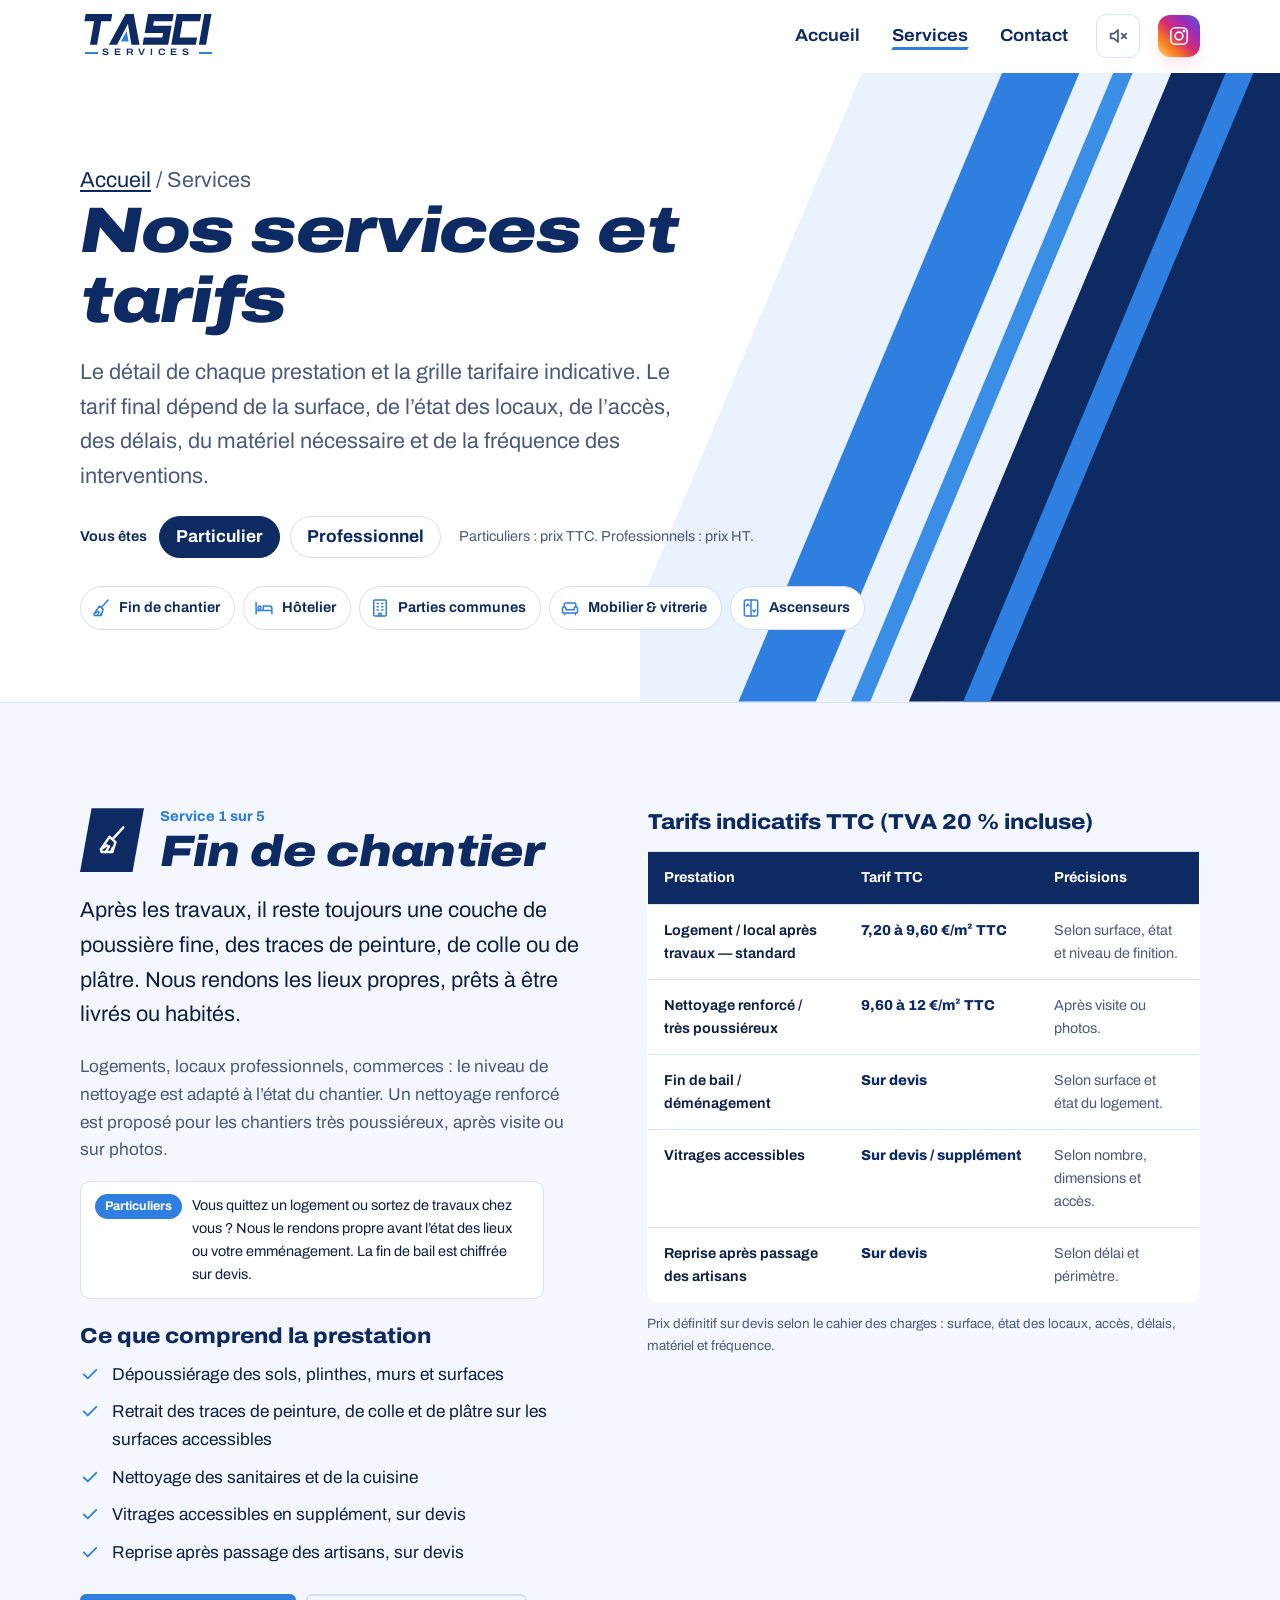
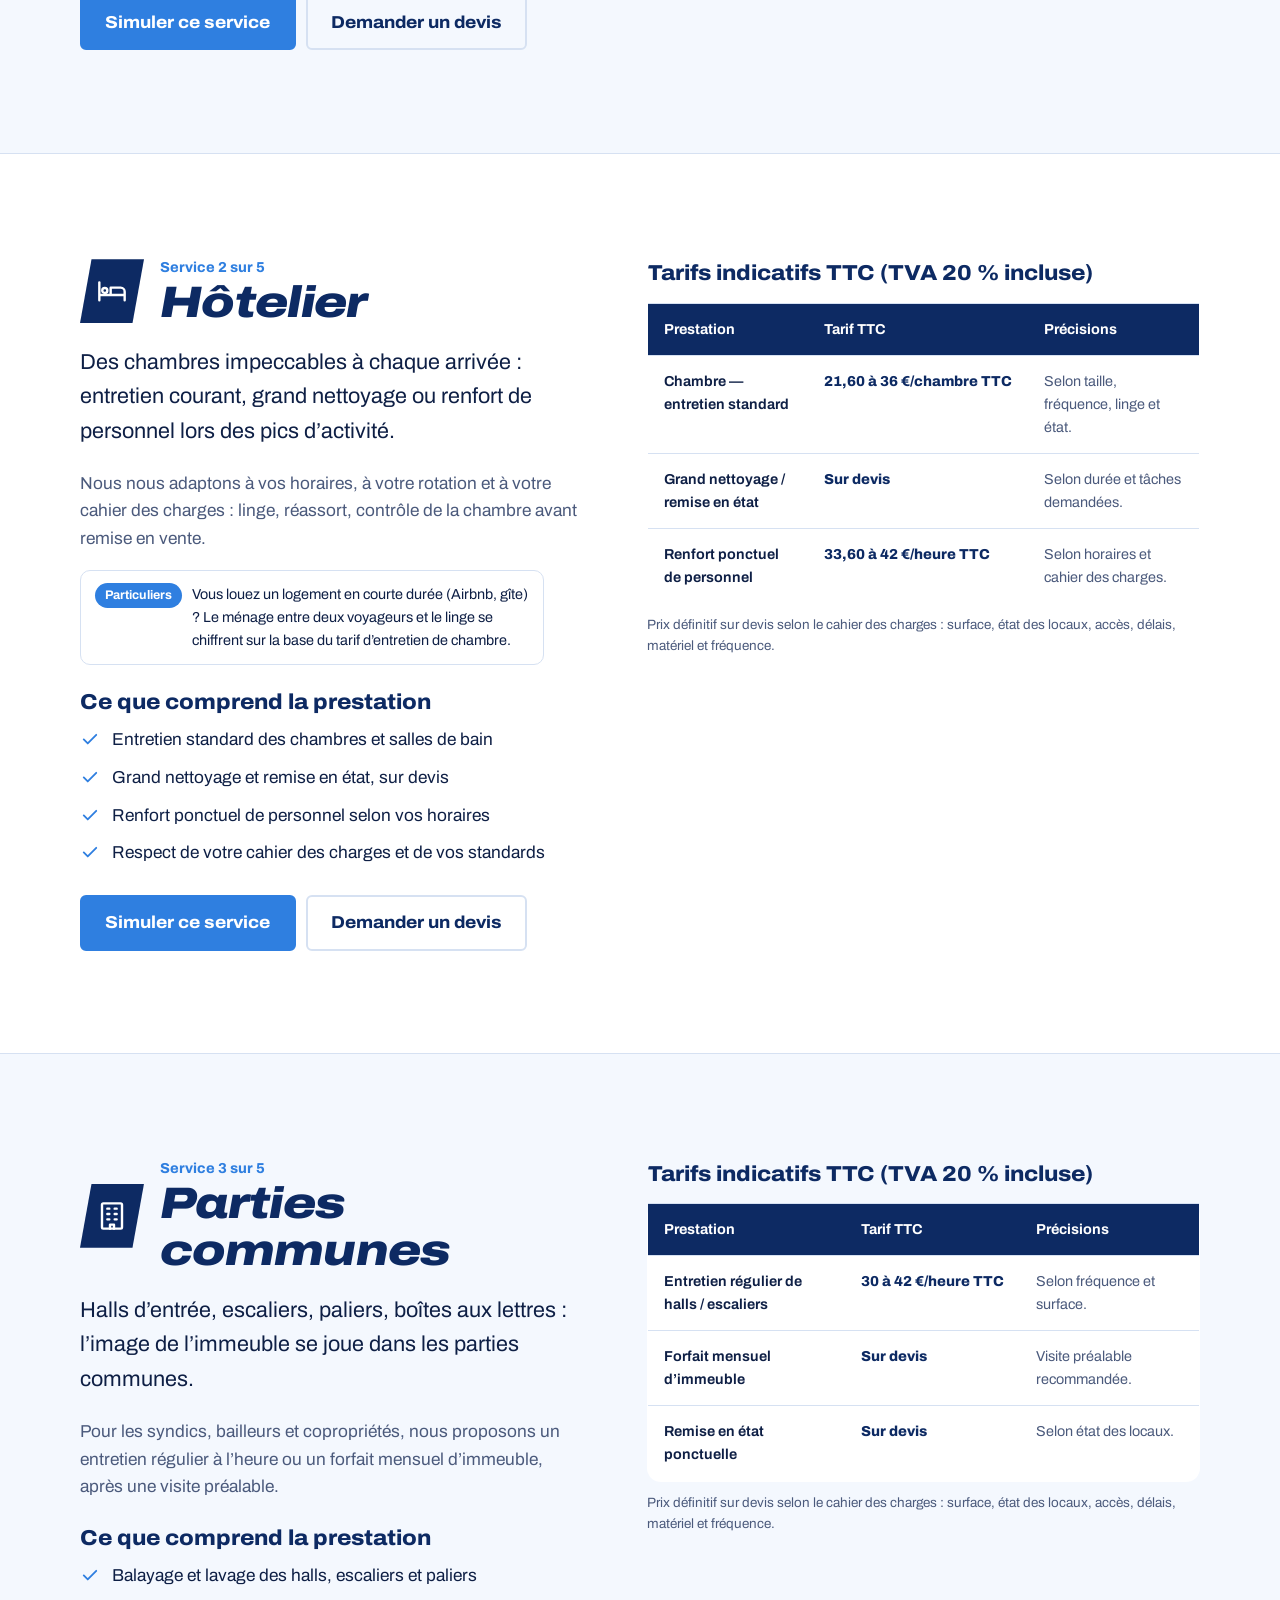
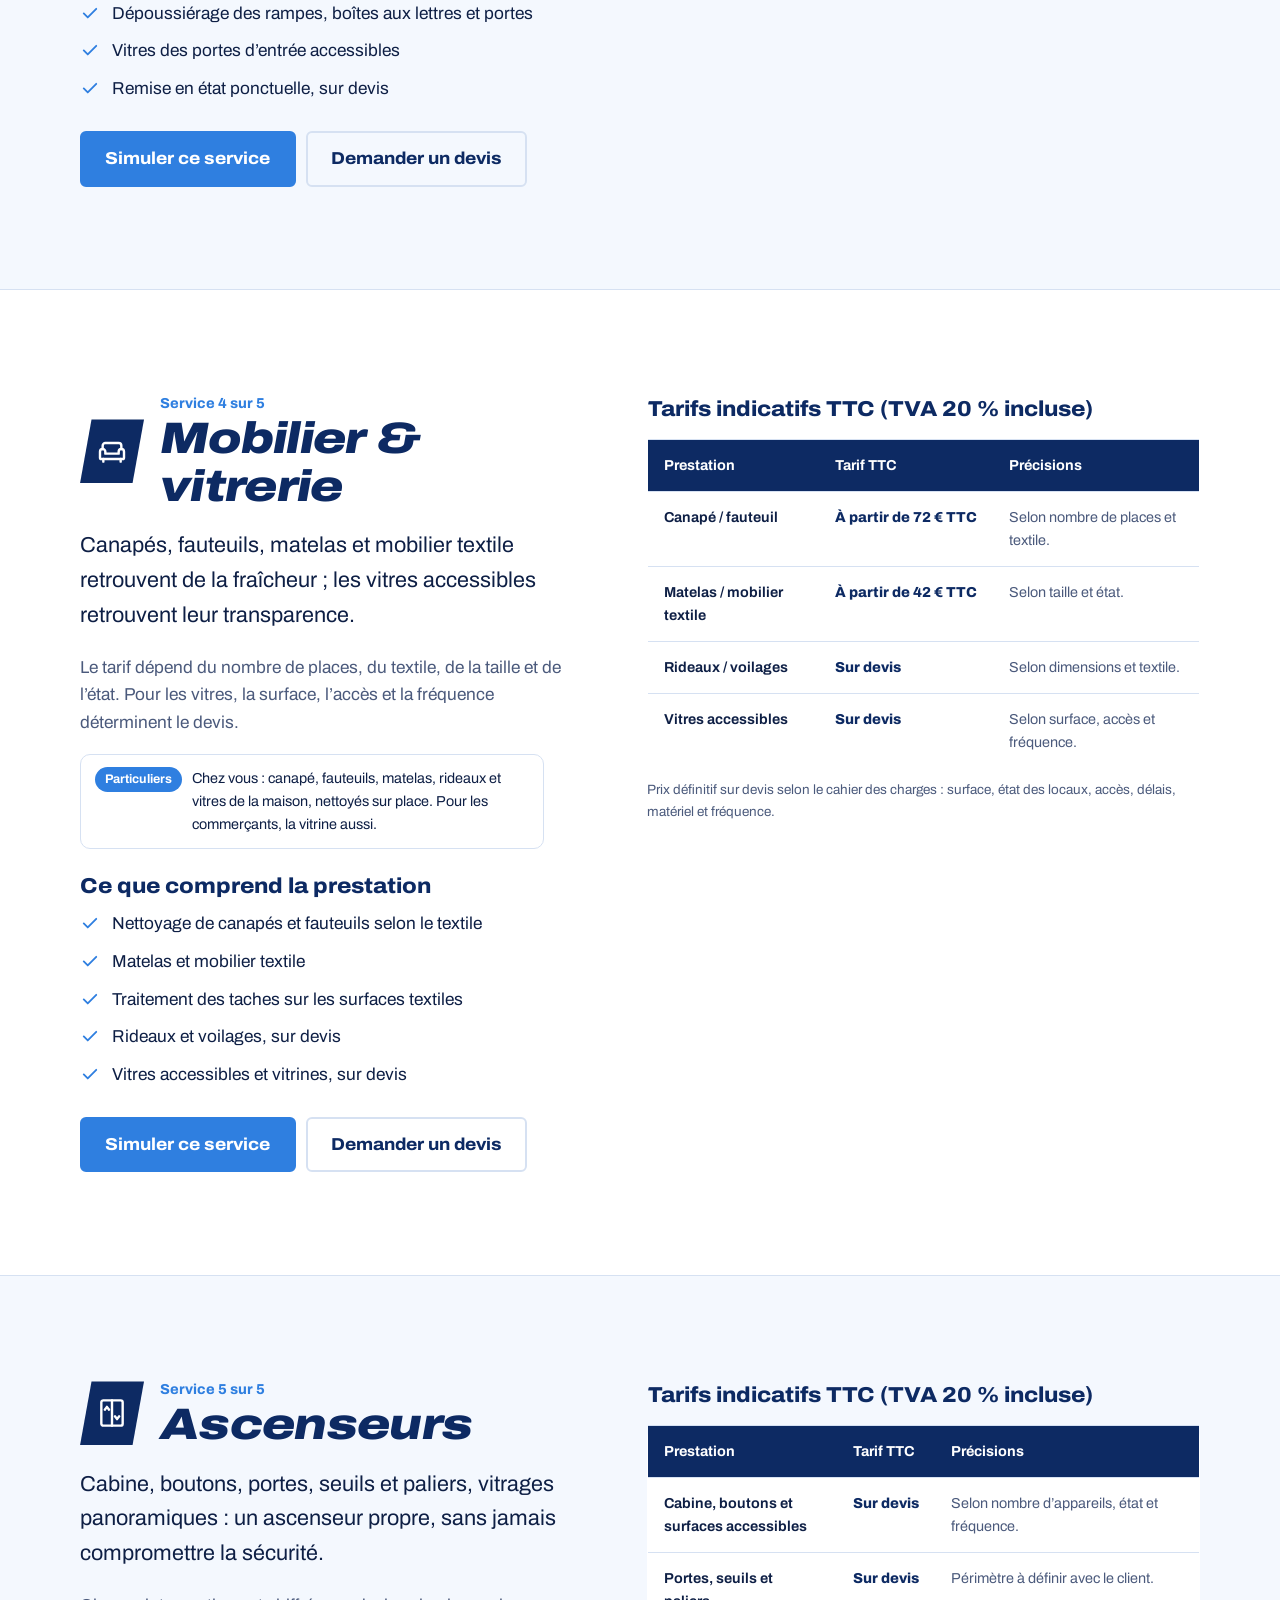
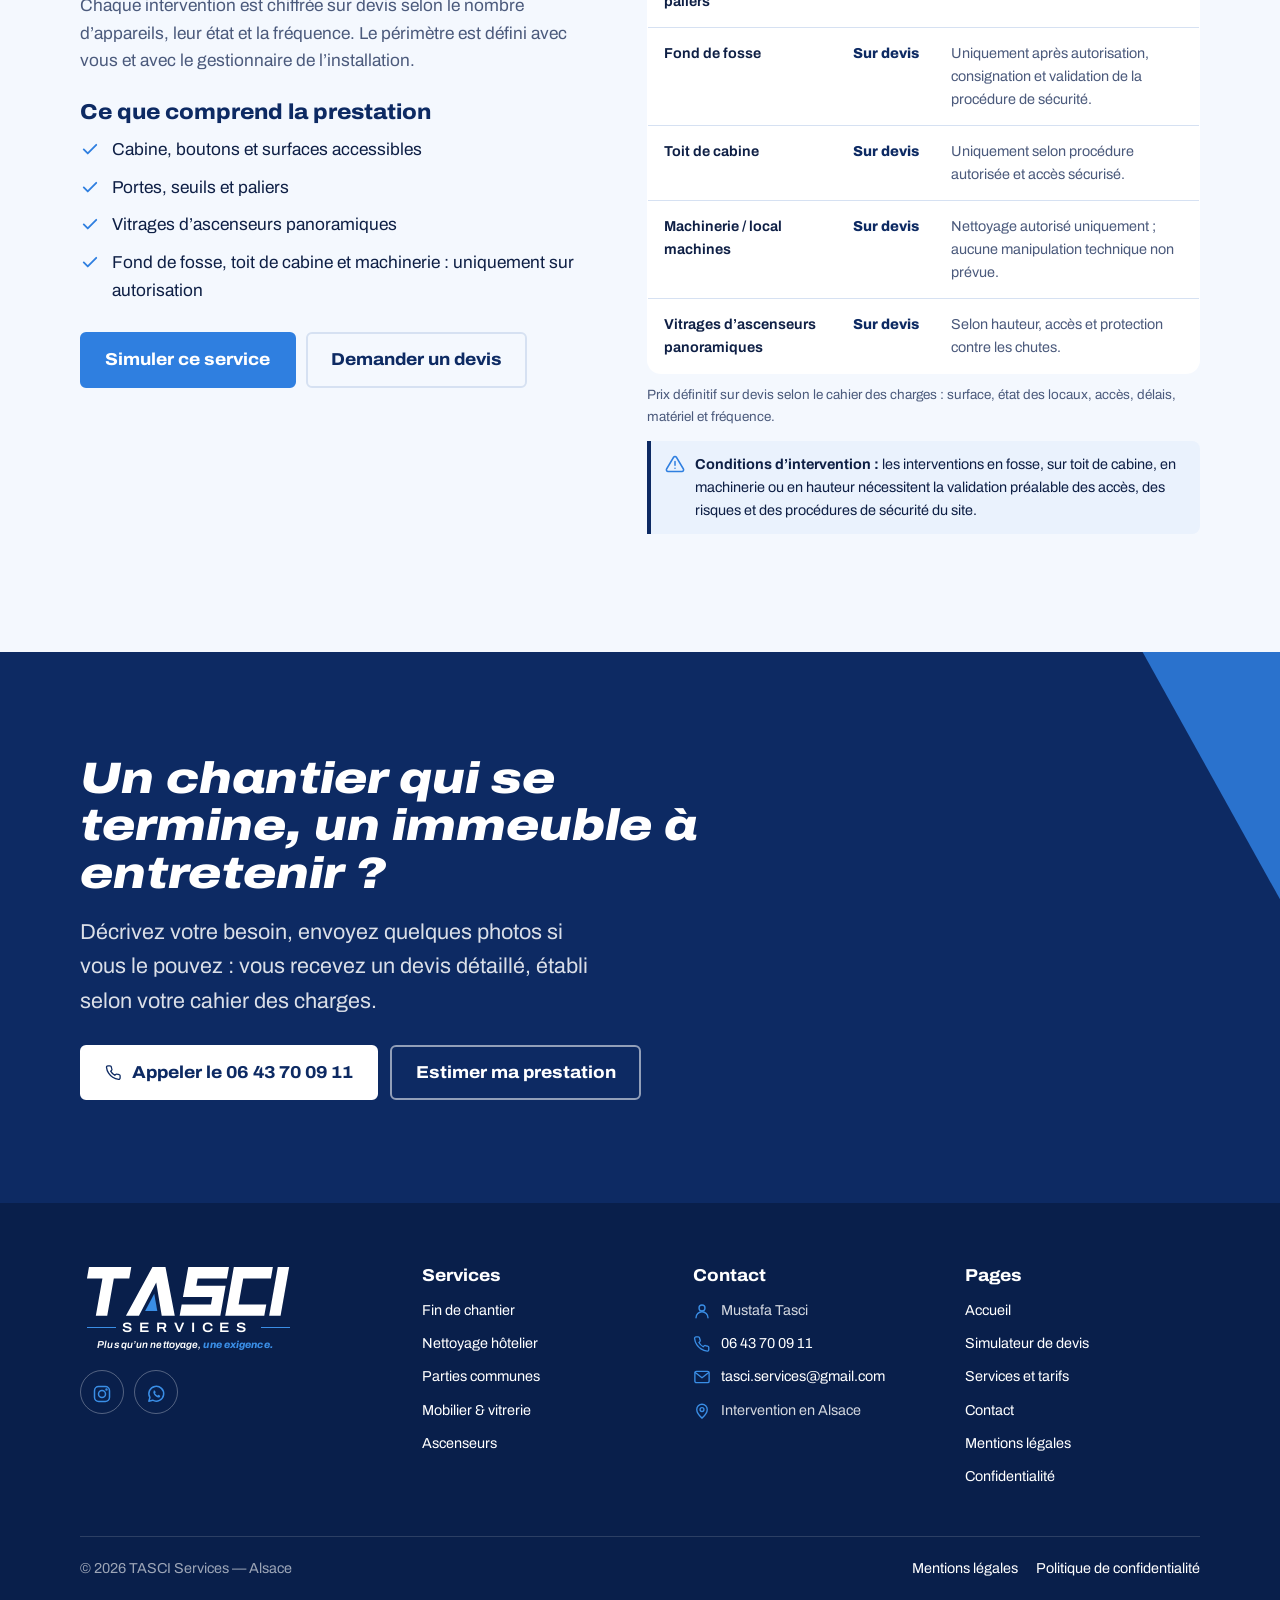
<file: services.html>
<!doctype html>
<html lang="fr">
<head>
<meta charset="utf-8">
<meta name="viewport" content="width=device-width, initial-scale=1">
<title>Services et tarifs — TASCI Services, nettoyage en Alsace</title>
<meta name="description" content="Fin de chantier et fin de bail, nettoyage hôtelier et locations courte durée, parties communes, canapés, matelas et vitres, ascenseurs : le détail de nos prestations et nos tarifs indicatifs.">
<meta name="theme-color" content="#0d2a63">
<meta name="robots" content="index, follow">
<!-- à compléter : URL canonique et og:url une fois le nom de domaine connu -->
<!-- <link rel="canonical" href="https://www.votre-domaine.fr/services.html"> -->
<meta property="og:type" content="website">
<meta property="og:locale" content="fr_FR">
<meta property="og:site_name" content="TASCI Services">
<meta property="og:title" content="Services et tarifs — TASCI Services, nettoyage en Alsace">
<meta property="og:description" content="Fin de chantier et fin de bail, nettoyage hôtelier et locations courte durée, parties communes, canapés, matelas et vitres, ascenseurs : le détail de nos prestations et nos tarifs indicatifs.">
<meta name="twitter:card" content="summary">
<link rel="icon" type="image/svg+xml" href="data:image/svg+xml,%3Csvg xmlns='http://www.w3.org/2000/svg' viewBox='0 0 64 64'%3E%3Crect width='64' height='64' rx='14' fill='%230d2a63'/%3E%3Cpath d='M44 0h14L30 64H16z' fill='%232f7fe0'/%3E%3Cpath d='M13 14h30v9H33l-5 27h-9l5-27H11z' fill='%23fff'/%3E%3C/svg%3E">
<link rel="preconnect" href="https://fonts.googleapis.com">
<link rel="preconnect" href="https://fonts.gstatic.com" crossorigin>
<link rel="stylesheet" href="https://fonts.googleapis.com/css2?family=Archivo:ital,wdth,wght@0,62..125,100..900;1,62..125,100..900&amp;display=swap">
<link rel="stylesheet" href="css/style.css">
<script>
/* Prépare l'écran de chargement / la transition avant le premier affichage */
(function (d) {
  var h = d.documentElement; h.classList.add('js');
  try {
    var reduce = window.matchMedia && matchMedia('(prefers-reduced-motion: reduce)').matches;
    var s = window.sessionStorage;
    if (!reduce) {
      if (s.getItem('tasci-nav') === '1') h.classList.add('is-entering');
      else if (!s.getItem('tasci-seen')) h.classList.add('is-first');
    }
    s.removeItem('tasci-nav'); s.setItem('tasci-seen', '1');
  } catch (e) {}
  setTimeout(function () { h.classList.remove('is-entering', 'is-first'); }, 3000);
})(document);
</script>
<script type="application/ld+json">
{"@context":"https://schema.org","@type":"LocalBusiness","name":"TASCI Services","slogan":"Plus qu’un nettoyage, une exigence.","telephone":"+33643700911","email":"tasci.services@gmail.com","areaServed":{"@type":"AdministrativeArea","name":"Alsace"},"founder":{"@type":"Person","name":"Mustafa Tasci"},"description":"Nettoyage de fin de chantier, hôtelier, parties communes, mobilier & vitrerie, ascenseurs en Alsace."}
</script>
</head>
<body>
<a class="skip-link" href="#contenu">Aller au contenu</a>
<svg xmlns="http://www.w3.org/2000/svg" style="display:none" aria-hidden="true">
<symbol id="i-broom" viewBox="0 0 24 24" fill="none" stroke="currentColor" stroke-width="1.8" stroke-linecap="round" stroke-linejoin="round"><path d="M20.5 2.5 12.8 11"/><path d="M10.2 9.6l4.4 4-2.3 7.4H4.2L3.6 19z"/><path d="M7.4 21l2.4-4.4M11.2 21l1.4-3.2M4.6 18.4l3.6-2.4"/></symbol>
<symbol id="i-bed" viewBox="0 0 24 24" fill="none" stroke="currentColor" stroke-width="1.8" stroke-linecap="round" stroke-linejoin="round"><path d="M2.5 19V5.5M2.5 15h19v4M21.5 15v-2.5a3 3 0 0 0-3-3H11V15"/><circle cx="6.6" cy="11.6" r="1.9"/></symbol>
<symbol id="i-building" viewBox="0 0 24 24" fill="none" stroke="currentColor" stroke-width="1.8" stroke-linecap="round" stroke-linejoin="round"><rect x="4.5" y="2.5" width="15" height="19" rx="1"/><path d="M8.5 6.5h1.5M14 6.5h1.5M8.5 10.5h1.5M14 10.5h1.5M8.5 14.5h1.5M14 14.5h1.5M10.5 21.5v-3h3v3"/></symbol>
<symbol id="i-sofa" viewBox="0 0 24 24" fill="none" stroke="currentColor" stroke-width="1.8" stroke-linecap="round" stroke-linejoin="round"><path d="M5 10.5V8a2 2 0 0 1 2-2h10a2 2 0 0 1 2 2v2.5"/><path d="M3 12.5a2 2 0 0 1 4 0v1.5h10v-1.5a2 2 0 0 1 4 0V17a1 1 0 0 1-1 1H4a1 1 0 0 1-1-1z"/><path d="M5.5 18v2M18.5 18v2"/></symbol>
<symbol id="i-elevator" viewBox="0 0 24 24" fill="none" stroke="currentColor" stroke-width="1.8" stroke-linecap="round" stroke-linejoin="round"><rect x="4" y="2.5" width="16" height="19" rx="1.5"/><path d="M12 2.5v19"/><path d="M6.6 9.5 8.2 7.4l1.6 2.1M14.2 14.5l1.6 2.1 1.6-2.1"/></symbol>
<symbol id="i-check" viewBox="0 0 24 24" fill="none" stroke="currentColor" stroke-width="2.2" stroke-linecap="round" stroke-linejoin="round"><path d="M4.5 12.5l4.8 4.8L19.5 7"/></symbol>
<symbol id="i-phone" viewBox="0 0 24 24" fill="none" stroke="currentColor" stroke-width="1.8" stroke-linecap="round" stroke-linejoin="round"><path d="M21 16.6v2.9a1.9 1.9 0 0 1-2.1 1.9 18.8 18.8 0 0 1-8.2-2.9 18.5 18.5 0 0 1-5.7-5.7A18.8 18.8 0 0 1 2.1 4.6 1.9 1.9 0 0 1 4 2.5h2.9a1.9 1.9 0 0 1 1.9 1.6c.1.9.4 1.8.7 2.7a1.9 1.9 0 0 1-.4 2l-1.2 1.2a15.2 15.2 0 0 0 5.7 5.7l1.2-1.2a1.9 1.9 0 0 1 2-.4c.9.3 1.8.6 2.7.7a1.9 1.9 0 0 1 1.6 1.9z"/></symbol>
<symbol id="i-mail" viewBox="0 0 24 24" fill="none" stroke="currentColor" stroke-width="1.8" stroke-linecap="round" stroke-linejoin="round"><rect x="2.5" y="4.5" width="19" height="15" rx="2"/><path d="m3 6 9 7 9-7"/></symbol>
<symbol id="i-pin" viewBox="0 0 24 24" fill="none" stroke="currentColor" stroke-width="1.8" stroke-linecap="round" stroke-linejoin="round"><path d="M12 21.5s-7-6.2-7-11.5a7 7 0 0 1 14 0c0 5.3-7 11.5-7 11.5z"/><circle cx="12" cy="10" r="2.6"/></symbol>
<symbol id="i-user" viewBox="0 0 24 24" fill="none" stroke="currentColor" stroke-width="1.8" stroke-linecap="round" stroke-linejoin="round"><circle cx="12" cy="8" r="4"/><path d="M4 21a8 8 0 0 1 16 0"/></symbol>
<symbol id="i-shield" viewBox="0 0 24 24" fill="none" stroke="currentColor" stroke-width="1.8" stroke-linecap="round" stroke-linejoin="round"><path d="M12 2.5 4 5.5v6c0 5 3.4 8.6 8 10 4.6-1.4 8-5 8-10v-6z"/><path d="m8.6 12 2.4 2.4 4.4-4.6"/></symbol>
<symbol id="i-bolt" viewBox="0 0 24 24" fill="none" stroke="currentColor" stroke-width="1.8" stroke-linecap="round" stroke-linejoin="round"><path d="M13.5 2.5 4.5 13.5h7l-1 8 9-11h-7z"/></symbol>
<symbol id="i-sparkle" viewBox="0 0 24 24" fill="none" stroke="currentColor" stroke-width="1.8" stroke-linecap="round" stroke-linejoin="round"><path d="M12 2.5c.8 4.6 2.9 6.7 7.5 7.5-4.6.8-6.7 2.9-7.5 7.5-.8-4.6-2.9-6.7-7.5-7.5 4.6-.8 6.7-2.9 7.5-7.5z"/><path d="M19 16.5c.3 1.6 1 2.3 2.5 2.5-1.5.3-2.2 1-2.5 2.5-.3-1.5-1-2.2-2.5-2.5 1.5-.2 2.2-.9 2.5-2.5z"/></symbol>
<symbol id="i-lock" viewBox="0 0 24 24" fill="none" stroke="currentColor" stroke-width="2" stroke-linecap="round" stroke-linejoin="round"><rect x="4.5" y="10.5" width="15" height="11" rx="2"/><path d="M8 10.5V7.5a4 4 0 0 1 8 0v3"/></symbol>
<symbol id="i-sound-on" viewBox="0 0 24 24" fill="none" stroke="currentColor" stroke-width="1.9" stroke-linecap="round" stroke-linejoin="round"><path d="M4 9.5h3.5L12 5.5v13l-4.5-4H4z"/><path d="M15.5 9a4 4 0 0 1 0 6M18 6.5a7.5 7.5 0 0 1 0 11"/></symbol>
<symbol id="i-sound-off" viewBox="0 0 24 24" fill="none" stroke="currentColor" stroke-width="1.9" stroke-linecap="round" stroke-linejoin="round"><path d="M4 9.5h3.5L12 5.5v13l-4.5-4H4z"/><path d="M16 9.5l5 5M21 9.5l-5 5"/></symbol>
<symbol id="i-info" viewBox="0 0 24 24" fill="none" stroke="currentColor" stroke-width="1.8" stroke-linecap="round" stroke-linejoin="round"><circle cx="12" cy="12" r="9.5"/><path d="M12 11v6M12 7.5v.01"/></symbol>
<symbol id="i-alert" viewBox="0 0 24 24" fill="none" stroke="currentColor" stroke-width="1.8" stroke-linecap="round" stroke-linejoin="round"><path d="M10.3 3.9 1.9 18a2 2 0 0 0 1.7 3h16.8a2 2 0 0 0 1.7-3L13.7 3.9a2 2 0 0 0-3.4 0z"/><path d="M12 9v4.5M12 17v.01"/></symbol>
<symbol id="i-left" viewBox="0 0 24 24" fill="none" stroke="currentColor" stroke-width="2" stroke-linecap="round" stroke-linejoin="round"><path d="M15 5l-7 7 7 7"/></symbol>
<symbol id="i-right" viewBox="0 0 24 24" fill="none" stroke="currentColor" stroke-width="2" stroke-linecap="round" stroke-linejoin="round"><path d="M9 5l7 7-7 7"/></symbol>
<symbol id="i-instagram" viewBox="0 0 24 24" fill="none" stroke="currentColor" stroke-width="1.8" stroke-linecap="round" stroke-linejoin="round"><rect x="3" y="3" width="18" height="18" rx="5"/><circle cx="12" cy="12" r="4.2"/><circle cx="17.4" cy="6.6" r=".6" fill="currentColor"/></symbol>
<symbol id="i-whatsapp" viewBox="0 0 24 24" fill="none" stroke="currentColor" stroke-width="1.8" stroke-linecap="round" stroke-linejoin="round"><path d="M3.4 20.6l1.3-4.4a8.9 8.9 0 1 1 3.3 3.2z"/><path d="M9.1 8.2c.2-.4.4-.5.7-.5h.5c.2 0 .4.1.5.4l.7 1.6c.1.2 0 .5-.1.7l-.5.6c-.1.2-.1.4 0 .5.6 1 1.4 1.8 2.5 2.4.2.1.4.1.5 0l.6-.7c.2-.2.4-.2.6-.1l1.6.8c.2.1.3.3.3.5v.4c0 .4-.2.8-.5 1-.6.4-1.4.6-2.2.4-2.6-.7-4.6-2.7-5.4-5.3-.2-.7 0-1.4.2-1.7z" fill="currentColor" stroke="none"/></symbol>
</svg>
<div class="loader" aria-hidden="true">
  <div class="loader__inner"><span class="logo logo--loader" role="img" aria-label="TASCI Services"><svg class="logo__mark" viewBox="0 0 258 61" aria-hidden="true" focusable="false"><g transform="translate(11 0) skewX(-10)">
<path class="l-ink" pathLength="1" d="M0 0H52V14H33V60H19V14H0Z"/>
<path class="l-ink" pathLength="1" d="M78 0H94L116 60H100L86 19 72 60H56Z"/>
<path class="l-ink" pathLength="1" d="M172 0V14H136V23H172V60H122V46H158V37H122V0Z"/>
<path class="l-ink" pathLength="1" d="M226 0V14H192V46H226V60H178V0Z"/>
<path class="l-ink" pathLength="1" d="M232 0H246V60H232Z"/>
<path class="l-accent" d="M86 33 93.5 54H78.5Z"/>
</g></svg><span class="logo__sub" aria-hidden="true">SERVICES</span><span class="logo__tag" aria-hidden="true">Plus qu’un nettoyage, <b>une exigence.</b></span></span></div>
  <div class="loader__slash"></div>
</div>
<div class="pt" aria-hidden="true"><div class="pt__panel"></div><div class="pt__panel"></div><div class="pt__panel"></div></div>

<header class="site-header">
  <div class="wrap site-header__inner">
    <a class="logo logo--header" href="index.html" aria-label="TASCI Services — accueil"><svg class="logo__mark" viewBox="0 0 258 61" aria-hidden="true" focusable="false"><g transform="translate(11 0) skewX(-10)">
<path class="l-ink" pathLength="1" d="M0 0H52V14H33V60H19V14H0Z"/>
<path class="l-ink" pathLength="1" d="M78 0H94L116 60H100L86 19 72 60H56Z"/>
<path class="l-ink" pathLength="1" d="M172 0V14H136V23H172V60H122V46H158V37H122V0Z"/>
<path class="l-ink" pathLength="1" d="M226 0V14H192V46H226V60H178V0Z"/>
<path class="l-ink" pathLength="1" d="M232 0H246V60H232Z"/>
<path class="l-accent" d="M86 33 93.5 54H78.5Z"/>
</g></svg><span class="logo__sub" aria-hidden="true">SERVICES</span></a>
    <button class="burger" type="button" aria-expanded="false" aria-controls="nav" aria-label="Ouvrir le menu"><span></span><span></span><span></span></button>
    <nav class="nav" id="nav" aria-label="Navigation principale">
      <ul class="nav__list">
        <li><a class="nav__link" href="index.html">Accueil</a></li>
        <li><a class="nav__link" href="services.html" aria-current="page">Services</a></li>
        <li><a class="nav__link" href="contact.html">Contact</a></li>
      </ul>
      <button type="button" class="sound-toggle" data-sound-toggle aria-pressed="false" aria-label="Activer le son"><svg class="icon icon--on" aria-hidden="true" focusable="false"><use href="#i-sound-on"/></svg><svg class="icon icon--off" aria-hidden="true" focusable="false"><use href="#i-sound-off"/></svg><span class="sound-toggle__txt">Son</span></button>
      <!-- à compléter : lien du compte Instagram -->
      <a class="btn-insta nav__cta" href="#" target="_blank" rel="noopener" data-social="instagram" data-a-completer="lien Instagram" aria-label="Instagram"><svg class="icon" aria-hidden="true" focusable="false"><use href="#i-instagram"/></svg></a>
      <a class="btn btn--ghost nav__phone" href="tel:+33643700911"><svg class="icon" aria-hidden="true" focusable="false"><use href="#i-phone"/></svg> 06 43 70 09 11</a>
    </nav>
  </div>
</header>
<main id="contenu">

<section class="page-head" aria-labelledby="page-title">
  <div class="page-head__slashes" aria-hidden="true"><svg viewBox="0 0 640 520" preserveAspectRatio="xMaxYMin slice" aria-hidden="true" focusable="false"><polygon points="294,0 576,0 358,520 77,520" fill="#eaf2fd"/><polygon points="410,0 474,0 256,520 192,520" fill="#2f7fe0"/><polygon points="502,0 518,0 301,520 285,520" fill="#3a8ee6"/><polygon points="550,0 640,0 640,520 333,520" fill="#0d2a63"/><polygon points="595,0 618,0 400,520 378,520" fill="#2f7fe0"/></svg></div>
  <div class="wrap">
    <p class="crumbs"><a href="index.html">Accueil</a> / Services</p>
    <h1 id="page-title">Nos services et tarifs</h1>
    <p>Le détail de chaque prestation et la grille tarifaire indicative. Le tarif final dépend de la surface, de l’état des locaux, de l’accès, des délais, du matériel nécessaire et de la fréquence des interventions.</p>
    <div class="page-head__client"><div class="client-toggle client-toggle--light" role="radiogroup" aria-label="Vous êtes" data-client-toggle><span class="client-toggle__label" aria-hidden="true">Vous êtes</span><button type="button" role="radio" aria-checked="true" tabindex="0" data-client-btn="particulier">Particulier</button><button type="button" role="radio" aria-checked="false" tabindex="-1" data-client-btn="pro">Professionnel</button></div><span class="page-head__note">Particuliers : prix TTC. Professionnels : prix HT.</span></div>
    <ul class="jump" aria-label="Aller à un service"><li><a href="#fin-de-chantier"><svg class="icon" aria-hidden="true" focusable="false"><use href="#i-broom"/></svg>Fin de chantier</a></li><li><a href="#hotelier"><svg class="icon" aria-hidden="true" focusable="false"><use href="#i-bed"/></svg>Hôtelier</a></li><li><a href="#parties-communes"><svg class="icon" aria-hidden="true" focusable="false"><use href="#i-building"/></svg>Parties communes</a></li><li><a href="#mobilier-vitrerie"><svg class="icon" aria-hidden="true" focusable="false"><use href="#i-sofa"/></svg>Mobilier &amp; vitrerie</a></li><li><a href="#ascenseurs"><svg class="icon" aria-hidden="true" focusable="false"><use href="#i-elevator"/></svg>Ascenseurs</a></li></ul>
  </div>
</section>
<section class="svc" id="fin-de-chantier" aria-labelledby="h-fin-de-chantier">
  <div class="wrap svc__grid">
    <div class="reveal">
      <div class="svc__head"><span class="svc__icon"><svg class="icon" aria-hidden="true" focusable="false"><use href="#i-broom"/></svg></span><div><span class="svc__num">Service 1 sur 5</span><h2 id="h-fin-de-chantier">Fin de chantier</h2></div></div>
      <p class="svc__lead">Après les travaux, il reste toujours une couche de poussière fine, des traces de peinture, de colle ou de plâtre. Nous rendons les lieux propres, prêts à être livrés ou habités.</p>
      <p class="svc__text">Logements, locaux professionnels, commerces : le niveau de nettoyage est adapté à l’état du chantier. Un nettoyage renforcé est proposé pour les chantiers très poussiéreux, après visite ou sur photos.</p>
      <p class="part-note"><span class="badge">Particuliers</span> Vous quittez un logement ou sortez de travaux chez vous ? Nous le rendons propre avant l’état des lieux ou votre emménagement. La fin de bail est chiffrée sur devis.</p>
      <h3>Ce que comprend la prestation</h3>
      <ul class="ticks"><li><svg class="icon" aria-hidden="true" focusable="false"><use href="#i-check"/></svg><span>Dépoussiérage des sols, plinthes, murs et surfaces</span></li><li><svg class="icon" aria-hidden="true" focusable="false"><use href="#i-check"/></svg><span>Retrait des traces de peinture, de colle et de plâtre sur les surfaces accessibles</span></li><li><svg class="icon" aria-hidden="true" focusable="false"><use href="#i-check"/></svg><span>Nettoyage des sanitaires et de la cuisine</span></li><li><svg class="icon" aria-hidden="true" focusable="false"><use href="#i-check"/></svg><span>Vitrages accessibles en supplément, sur devis</span></li><li><svg class="icon" aria-hidden="true" focusable="false"><use href="#i-check"/></svg><span>Reprise après passage des artisans, sur devis</span></li></ul>
      <div class="svc__actions">
        <a class="btn btn--blue" href="index.html?service=fin-de-chantier#simulateur">Simuler ce service</a>
        <a class="btn btn--ghost" href="contact.html">Demander un devis</a>
      </div>
    </div>
    <div class="reveal" style="--delay:120ms">
      <table class="price-table">
        <caption data-tax="caption">Tarifs indicatifs hors taxes</caption>
        <thead><tr><th scope="col">Prestation</th><th scope="col" data-tax="col">Tarif HT</th><th scope="col">Précisions</th></tr></thead>
        <tbody><tr><th scope="row">Logement / local après travaux — standard</th><td class="tarif"><span class="pz" data-p="6|8" data-u="/m²" data-after="" data-pre="">6 à 8 €/m² HT</span></td><td class="prec">Selon surface, état et niveau de finition.</td></tr><tr><th scope="row">Nettoyage renforcé / très poussiéreux</th><td class="tarif"><span class="pz" data-p="8|10" data-u="/m²" data-after="" data-pre="">8 à 10 €/m² HT</span></td><td class="prec">Après visite ou photos.</td></tr><tr><th scope="row">Fin de bail / déménagement</th><td class="tarif">Sur devis</td><td class="prec">Selon surface et état du logement.</td></tr><tr><th scope="row">Vitrages accessibles</th><td class="tarif">Sur devis / supplément</td><td class="prec">Selon nombre, dimensions et accès.</td></tr><tr><th scope="row">Reprise après passage des artisans</th><td class="tarif">Sur devis</td><td class="prec">Selon délai et périmètre.</td></tr></tbody>
      </table>
      <p class="table-note">Prix définitif sur devis selon le cahier des charges : surface, état des locaux, accès, délais, matériel et fréquence.</p>
      
    </div>
  </div>
</section>
<section class="svc" id="hotelier" aria-labelledby="h-hotelier">
  <div class="wrap svc__grid">
    <div class="reveal">
      <div class="svc__head"><span class="svc__icon"><svg class="icon" aria-hidden="true" focusable="false"><use href="#i-bed"/></svg></span><div><span class="svc__num">Service 2 sur 5</span><h2 id="h-hotelier">Hôtelier</h2></div></div>
      <p class="svc__lead">Des chambres impeccables à chaque arrivée : entretien courant, grand nettoyage ou renfort de personnel lors des pics d’activité.</p>
      <p class="svc__text">Nous nous adaptons à vos horaires, à votre rotation et à votre cahier des charges : linge, réassort, contrôle de la chambre avant remise en vente.</p>
      <p class="part-note"><span class="badge">Particuliers</span> Vous louez un logement en courte durée (Airbnb, gîte) ? Le ménage entre deux voyageurs et le linge se chiffrent sur la base du tarif d’entretien de chambre.</p>
      <h3>Ce que comprend la prestation</h3>
      <ul class="ticks"><li><svg class="icon" aria-hidden="true" focusable="false"><use href="#i-check"/></svg><span>Entretien standard des chambres et salles de bain</span></li><li><svg class="icon" aria-hidden="true" focusable="false"><use href="#i-check"/></svg><span>Grand nettoyage et remise en état, sur devis</span></li><li><svg class="icon" aria-hidden="true" focusable="false"><use href="#i-check"/></svg><span>Renfort ponctuel de personnel selon vos horaires</span></li><li><svg class="icon" aria-hidden="true" focusable="false"><use href="#i-check"/></svg><span>Respect de votre cahier des charges et de vos standards</span></li></ul>
      <div class="svc__actions">
        <a class="btn btn--blue" href="index.html?service=hotelier#simulateur">Simuler ce service</a>
        <a class="btn btn--ghost" href="contact.html">Demander un devis</a>
      </div>
    </div>
    <div class="reveal" style="--delay:120ms">
      <table class="price-table">
        <caption data-tax="caption">Tarifs indicatifs hors taxes</caption>
        <thead><tr><th scope="col">Prestation</th><th scope="col" data-tax="col">Tarif HT</th><th scope="col">Précisions</th></tr></thead>
        <tbody><tr><th scope="row">Chambre — entretien standard</th><td class="tarif"><span class="pz" data-p="18|30" data-u="/chambre" data-after="" data-pre="">18 à 30 €/chambre HT</span></td><td class="prec">Selon taille, fréquence, linge et état.</td></tr><tr><th scope="row">Grand nettoyage / remise en état</th><td class="tarif">Sur devis</td><td class="prec">Selon durée et tâches demandées.</td></tr><tr><th scope="row">Renfort ponctuel de personnel</th><td class="tarif"><span class="pz" data-p="28|35" data-u="/heure" data-after="" data-pre="">28 à 35 €/heure HT</span></td><td class="prec">Selon horaires et cahier des charges.</td></tr></tbody>
      </table>
      <p class="table-note">Prix définitif sur devis selon le cahier des charges : surface, état des locaux, accès, délais, matériel et fréquence.</p>
      
    </div>
  </div>
</section>
<section class="svc" id="parties-communes" aria-labelledby="h-parties-communes">
  <div class="wrap svc__grid">
    <div class="reveal">
      <div class="svc__head"><span class="svc__icon"><svg class="icon" aria-hidden="true" focusable="false"><use href="#i-building"/></svg></span><div><span class="svc__num">Service 3 sur 5</span><h2 id="h-parties-communes">Parties communes</h2></div></div>
      <p class="svc__lead">Halls d’entrée, escaliers, paliers, boîtes aux lettres : l’image de l’immeuble se joue dans les parties communes.</p>
      <p class="svc__text">Pour les syndics, bailleurs et copropriétés, nous proposons un entretien régulier à l’heure ou un forfait mensuel d’immeuble, après une visite préalable.</p>
      
      <h3>Ce que comprend la prestation</h3>
      <ul class="ticks"><li><svg class="icon" aria-hidden="true" focusable="false"><use href="#i-check"/></svg><span>Balayage et lavage des halls, escaliers et paliers</span></li><li><svg class="icon" aria-hidden="true" focusable="false"><use href="#i-check"/></svg><span>Dépoussiérage des rampes, boîtes aux lettres et portes</span></li><li><svg class="icon" aria-hidden="true" focusable="false"><use href="#i-check"/></svg><span>Vitres des portes d’entrée accessibles</span></li><li><svg class="icon" aria-hidden="true" focusable="false"><use href="#i-check"/></svg><span>Remise en état ponctuelle, sur devis</span></li></ul>
      <div class="svc__actions">
        <a class="btn btn--blue" href="index.html?service=parties-communes#simulateur">Simuler ce service</a>
        <a class="btn btn--ghost" href="contact.html">Demander un devis</a>
      </div>
    </div>
    <div class="reveal" style="--delay:120ms">
      <table class="price-table">
        <caption data-tax="caption">Tarifs indicatifs hors taxes</caption>
        <thead><tr><th scope="col">Prestation</th><th scope="col" data-tax="col">Tarif HT</th><th scope="col">Précisions</th></tr></thead>
        <tbody><tr><th scope="row">Entretien régulier de halls / escaliers</th><td class="tarif"><span class="pz" data-p="25|35" data-u="/heure" data-after="" data-pre="">25 à 35 €/heure HT</span></td><td class="prec">Selon fréquence et surface.</td></tr><tr><th scope="row">Forfait mensuel d’immeuble</th><td class="tarif">Sur devis</td><td class="prec">Visite préalable recommandée.</td></tr><tr><th scope="row">Remise en état ponctuelle</th><td class="tarif">Sur devis</td><td class="prec">Selon état des locaux.</td></tr></tbody>
      </table>
      <p class="table-note">Prix définitif sur devis selon le cahier des charges : surface, état des locaux, accès, délais, matériel et fréquence.</p>
      
    </div>
  </div>
</section>
<section class="svc" id="mobilier-vitrerie" aria-labelledby="h-mobilier-vitrerie">
  <div class="wrap svc__grid">
    <div class="reveal">
      <div class="svc__head"><span class="svc__icon"><svg class="icon" aria-hidden="true" focusable="false"><use href="#i-sofa"/></svg></span><div><span class="svc__num">Service 4 sur 5</span><h2 id="h-mobilier-vitrerie">Mobilier &amp; vitrerie</h2></div></div>
      <p class="svc__lead">Canapés, fauteuils, matelas et mobilier textile retrouvent de la fraîcheur ; les vitres accessibles retrouvent leur transparence.</p>
      <p class="svc__text">Le tarif dépend du nombre de places, du textile, de la taille et de l’état. Pour les vitres, la surface, l’accès et la fréquence déterminent le devis.</p>
      <p class="part-note"><span class="badge">Particuliers</span> Chez vous : canapé, fauteuils, matelas, rideaux et vitres de la maison, nettoyés sur place. Pour les commerçants, la vitrine aussi.</p>
      <h3>Ce que comprend la prestation</h3>
      <ul class="ticks"><li><svg class="icon" aria-hidden="true" focusable="false"><use href="#i-check"/></svg><span>Nettoyage de canapés et fauteuils selon le textile</span></li><li><svg class="icon" aria-hidden="true" focusable="false"><use href="#i-check"/></svg><span>Matelas et mobilier textile</span></li><li><svg class="icon" aria-hidden="true" focusable="false"><use href="#i-check"/></svg><span>Traitement des taches sur les surfaces textiles</span></li><li><svg class="icon" aria-hidden="true" focusable="false"><use href="#i-check"/></svg><span>Rideaux et voilages, sur devis</span></li><li><svg class="icon" aria-hidden="true" focusable="false"><use href="#i-check"/></svg><span>Vitres accessibles et vitrines, sur devis</span></li></ul>
      <div class="svc__actions">
        <a class="btn btn--blue" href="index.html?service=mobilier-vitrerie#simulateur">Simuler ce service</a>
        <a class="btn btn--ghost" href="contact.html">Demander un devis</a>
      </div>
    </div>
    <div class="reveal" style="--delay:120ms">
      <table class="price-table">
        <caption data-tax="caption">Tarifs indicatifs hors taxes</caption>
        <thead><tr><th scope="col">Prestation</th><th scope="col" data-tax="col">Tarif HT</th><th scope="col">Précisions</th></tr></thead>
        <tbody><tr><th scope="row">Canapé / fauteuil</th><td class="tarif"><span class="pz" data-p="60" data-u="" data-after="" data-pre="À partir de ">À partir de 60 € HT</span></td><td class="prec">Selon nombre de places et textile.</td></tr><tr><th scope="row">Matelas / mobilier textile</th><td class="tarif"><span class="pz" data-p="35" data-u="" data-after="" data-pre="À partir de ">À partir de 35 € HT</span></td><td class="prec">Selon taille et état.</td></tr><tr><th scope="row">Rideaux / voilages</th><td class="tarif">Sur devis</td><td class="prec">Selon dimensions et textile.</td></tr><tr><th scope="row">Vitres accessibles</th><td class="tarif">Sur devis</td><td class="prec">Selon surface, accès et fréquence.</td></tr></tbody>
      </table>
      <p class="table-note">Prix définitif sur devis selon le cahier des charges : surface, état des locaux, accès, délais, matériel et fréquence.</p>
      
    </div>
  </div>
</section>
<section class="svc" id="ascenseurs" aria-labelledby="h-ascenseurs">
  <div class="wrap svc__grid">
    <div class="reveal">
      <div class="svc__head"><span class="svc__icon"><svg class="icon" aria-hidden="true" focusable="false"><use href="#i-elevator"/></svg></span><div><span class="svc__num">Service 5 sur 5</span><h2 id="h-ascenseurs">Ascenseurs</h2></div></div>
      <p class="svc__lead">Cabine, boutons, portes, seuils et paliers, vitrages panoramiques : un ascenseur propre, sans jamais compromettre la sécurité.</p>
      <p class="svc__text">Chaque intervention est chiffrée sur devis selon le nombre d’appareils, leur état et la fréquence. Le périmètre est défini avec vous et avec le gestionnaire de l’installation.</p>
      
      <h3>Ce que comprend la prestation</h3>
      <ul class="ticks"><li><svg class="icon" aria-hidden="true" focusable="false"><use href="#i-check"/></svg><span>Cabine, boutons et surfaces accessibles</span></li><li><svg class="icon" aria-hidden="true" focusable="false"><use href="#i-check"/></svg><span>Portes, seuils et paliers</span></li><li><svg class="icon" aria-hidden="true" focusable="false"><use href="#i-check"/></svg><span>Vitrages d’ascenseurs panoramiques</span></li><li><svg class="icon" aria-hidden="true" focusable="false"><use href="#i-check"/></svg><span>Fond de fosse, toit de cabine et machinerie : uniquement sur autorisation</span></li></ul>
      <div class="svc__actions">
        <a class="btn btn--blue" href="index.html?service=ascenseurs#simulateur">Simuler ce service</a>
        <a class="btn btn--ghost" href="contact.html">Demander un devis</a>
      </div>
    </div>
    <div class="reveal" style="--delay:120ms">
      <table class="price-table">
        <caption data-tax="caption">Tarifs indicatifs hors taxes</caption>
        <thead><tr><th scope="col">Prestation</th><th scope="col" data-tax="col">Tarif HT</th><th scope="col">Précisions</th></tr></thead>
        <tbody><tr><th scope="row">Cabine, boutons et surfaces accessibles</th><td class="tarif">Sur devis</td><td class="prec">Selon nombre d’appareils, état et fréquence.</td></tr><tr><th scope="row">Portes, seuils et paliers</th><td class="tarif">Sur devis</td><td class="prec">Périmètre à définir avec le client.</td></tr><tr><th scope="row">Fond de fosse</th><td class="tarif">Sur devis</td><td class="prec">Uniquement après autorisation, consignation et validation de la procédure de sécurité.</td></tr><tr><th scope="row">Toit de cabine</th><td class="tarif">Sur devis</td><td class="prec">Uniquement selon procédure autorisée et accès sécurisé.</td></tr><tr><th scope="row">Machinerie / local machines</th><td class="tarif">Sur devis</td><td class="prec">Nettoyage autorisé uniquement ; aucune manipulation technique non prévue.</td></tr><tr><th scope="row">Vitrages d’ascenseurs panoramiques</th><td class="tarif">Sur devis</td><td class="prec">Selon hauteur, accès et protection contre les chutes.</td></tr></tbody>
      </table>
      <p class="table-note">Prix définitif sur devis selon le cahier des charges : surface, état des locaux, accès, délais, matériel et fréquence.</p>
      <p class="note note--warn"><svg class="icon" aria-hidden="true" focusable="false"><use href="#i-alert"/></svg><span><b>Conditions d’intervention :</b> les interventions en fosse, sur toit de cabine, en machinerie ou en hauteur nécessitent la validation préalable des accès, des risques et des procédures de sécurité du site.</span></p>
    </div>
  </div>
</section>
<section class="cta-band" aria-labelledby="cta-title">
  <div class="cta-band__shapes" aria-hidden="true">
    <svg viewBox="0 0 700 400" preserveAspectRatio="xMaxYMid slice">
      <polygon class="reveal-diag" points="330,0 470,0 290,400 150,400" fill="#2f7fe0"/>
      <polygon class="reveal-diag" style="--delay:120ms" points="500,0 540,0 360,400 320,400" fill="#3a8ee6"/>
      <polygon class="reveal-diag" style="--delay:220ms" points="580,0 700,0 700,400 400,400" fill="#14306b"/>
      <polygon points="600,0 700,0 700,180" fill="#2f7fe0" opacity=".85"/>
    </svg>
  </div>
  <div class="wrap">
    <div class="cta-band__inner reveal">
      <h2 id="cta-title">Un chantier qui se termine, un immeuble à entretenir ?</h2>
      <p>Décrivez votre besoin, envoyez quelques photos si vous le pouvez : vous recevez un devis détaillé, établi selon votre cahier des charges.</p>
      <div class="cta-band__actions">
        <a class="btn btn--light" href="tel:+33643700911"><svg class="icon" aria-hidden="true" focusable="false"><use href="#i-phone"/></svg> Appeler le 06 43 70 09 11</a>
        <a class="btn btn--outline-light" href="index.html#simulateur">Estimer ma prestation</a>
      </div>
    </div>
  </div>
</section>
</main>

<footer class="site-footer">
  <div class="wrap">
    <div class="footer__grid">
      <div class="footer__col">
        <a class="logo logo--footer" href="index.html" aria-label="TASCI Services — accueil"><svg class="logo__mark" viewBox="0 0 258 61" aria-hidden="true" focusable="false"><g transform="translate(11 0) skewX(-10)">
<path class="l-ink" pathLength="1" d="M0 0H52V14H33V60H19V14H0Z"/>
<path class="l-ink" pathLength="1" d="M78 0H94L116 60H100L86 19 72 60H56Z"/>
<path class="l-ink" pathLength="1" d="M172 0V14H136V23H172V60H122V46H158V37H122V0Z"/>
<path class="l-ink" pathLength="1" d="M226 0V14H192V46H226V60H178V0Z"/>
<path class="l-ink" pathLength="1" d="M232 0H246V60H232Z"/>
<path class="l-accent" d="M86 33 93.5 54H78.5Z"/>
</g></svg><span class="logo__sub" aria-hidden="true">SERVICES</span><span class="logo__tag" aria-hidden="true">Plus qu’un nettoyage, <b>une exigence.</b></span></a>
        <div class="socials">
  <!-- à compléter : lien du compte Instagram -->
  <a class="social" href="#" data-social="instagram" data-a-completer="lien Instagram" aria-label="Instagram de TASCI Services (lien à venir)"><svg class="icon" aria-hidden="true" focusable="false"><use href="#i-instagram"/></svg></a>
  <a class="social" href="https://wa.me/33643700911" target="_blank" rel="noopener" data-social="whatsapp" aria-label="Écrire à TASCI Services sur WhatsApp (nouvel onglet)"><svg class="icon" aria-hidden="true" focusable="false"><use href="#i-whatsapp"/></svg></a>
</div>
      </div>
      <div class="footer__col">
        <h2>Services</h2>
        <ul>
          <li><a href="services.html#fin-de-chantier">Fin de chantier</a></li>
          <li><a href="services.html#hotelier">Nettoyage hôtelier</a></li>
          <li><a href="services.html#parties-communes">Parties communes</a></li>
          <li><a href="services.html#mobilier-vitrerie">Mobilier &amp; vitrerie</a></li>
          <li><a href="services.html#ascenseurs">Ascenseurs</a></li>
        </ul>
      </div>
      <div class="footer__col">
        <h2>Contact</h2>
        <ul>
          <li><svg class="icon" aria-hidden="true" focusable="false"><use href="#i-user"/></svg><span>Mustafa Tasci</span></li>
          <li><svg class="icon" aria-hidden="true" focusable="false"><use href="#i-phone"/></svg><a href="tel:+33643700911">06 43 70 09 11</a></li>
          <li><svg class="icon" aria-hidden="true" focusable="false"><use href="#i-mail"/></svg><a href="mailto:tasci.services@gmail.com" data-config-email>tasci.services@gmail.com</a></li>
          <li><svg class="icon" aria-hidden="true" focusable="false"><use href="#i-pin"/></svg><span>Intervention en Alsace</span></li>
        </ul>
      </div>
      <div class="footer__col">
        <h2>Pages</h2>
        <ul>
          <li><a href="index.html">Accueil</a></li>
          <li><a href="index.html#simulateur">Simulateur de devis</a></li>
          <li><a href="services.html">Services et tarifs</a></li>
          <li><a href="contact.html">Contact</a></li>
          <li><a href="mentions-legales.html">Mentions légales</a></li>
          <li><a href="confidentialite.html">Confidentialité</a></li>
        </ul>
      </div>
    </div>
    <div class="footer__bottom">
      <span>© <span data-year>2026</span> TASCI Services — Alsace</span>
      <span class="footer__legal"><a href="mentions-legales.html">Mentions légales</a> <a href="confidentialite.html">Politique de confidentialité</a></span>
    </div>
  </div>
</footer>
<script src="js/main.js"></script>
<script src="js/sound.js"></script>
</body>
</html>
</file>
<file: css/style.css>
/* =========================================================
   TASCI Services — feuille de style principale
   Palette : navy / bleu vif / blanc — fond de page blanc
   ========================================================= */

:root {
  --navy: #0d2a63;
  --navy-2: #14306b;
  --blue: #2f7fe0;
  --blue-2: #3a8ee6;
  --ice: #eaf2fd;
  --ice-2: #f4f8fe;
  --line: #d6e1f2;
  --ink: #0e1f45;
  --muted: #4b5a7c;
  --white: #ffffff;
  --danger: #b4232f;

  --font: "Archivo", "Helvetica Neue", Arial, sans-serif;

  --step--1: clamp(0.84rem, 0.82rem + 0.1vw, 0.9rem);
  --step-0: clamp(1rem, 0.97rem + 0.15vw, 1.08rem);
  --step-1: clamp(1.18rem, 1.1rem + 0.35vw, 1.35rem);
  --step-2: clamp(1.45rem, 1.28rem + 0.8vw, 1.9rem);
  --step-3: clamp(1.85rem, 1.5rem + 1.6vw, 2.75rem);
  --step-4: clamp(2.3rem, 1.7rem + 2.9vw, 4.1rem);

  --wrap: 1200px;
  --gutter: clamp(16px, 4vw, 40px);
  --radius-s: 6px;
  --radius-m: 14px;
  --header-h: 72px;
  --ease-out: cubic-bezier(.2, .8, .2, 1);
  --ease-io: cubic-bezier(.7, 0, .2, 1);
}

*, *::before, *::after { box-sizing: border-box; }

html {
  -webkit-text-size-adjust: 100%;
  scroll-behavior: smooth;
  scroll-padding-top: calc(var(--header-h) + 16px);
}

body {
  margin: 0;
  background: #ffffff;
  color: var(--ink);
  font-family: var(--font);
  font-size: var(--step-0);
  line-height: 1.6;
  font-stretch: 100%;
  overflow-x: hidden;
  -webkit-font-smoothing: antialiased;
}

img, svg { display: block; max-width: 100%; }
button, input, select, textarea { font: inherit; color: inherit; }
a { color: var(--blue); text-underline-offset: 3px; }
p { margin: 0 0 1em; }
h1, h2, h3, h4 { margin: 0; line-height: 1.08; color: var(--navy); }

:focus-visible {
  outline: 3px solid var(--blue);
  outline-offset: 3px;
  border-radius: 4px;
}

.visually-hidden {
  position: absolute !important;
  width: 1px; height: 1px;
  overflow: hidden; clip: rect(0 0 0 0);
  white-space: nowrap; margin: -1px; padding: 0; border: 0;
}

.skip-link {
  position: absolute; left: 12px; top: -60px; z-index: 1000;
  background: var(--navy); color: #fff; padding: 10px 16px; border-radius: var(--radius-s);
  text-decoration: none; font-weight: 700;
}
.skip-link:focus { top: 12px; }

.wrap {
  width: 100%;
  max-width: var(--wrap);
  margin-inline: auto;
  padding-inline: var(--gutter);
}

.display {
  font-stretch: 118%;
  font-weight: 850;
  letter-spacing: -0.015em;
}

.icon { width: 1em; height: 1em; flex: none; }

/* ---------- Buttons ---------- */
.btn {
  --bg: var(--navy);
  --fg: #fff;
  display: inline-flex; align-items: center; justify-content: center; gap: .55em;
  min-height: 48px;
  padding: .7em 1.35em;
  border: 2px solid var(--bg);
  border-radius: var(--radius-s);
  background: var(--bg);
  color: var(--fg);
  font-weight: 750;
  font-stretch: 108%;
  text-decoration: none;
  cursor: pointer;
  transition: background-color .2s, border-color .2s, color .2s, transform .2s var(--ease-out);
  -webkit-tap-highlight-color: transparent;
}
.btn:hover { --bg: var(--navy-2); transform: translateY(-1px); }
.btn:active { transform: translateY(0); }
.btn--blue { --bg: var(--blue); }
.btn--blue:hover { --bg: #236fcd; }
.btn--ghost { background: transparent; color: var(--navy); border-color: var(--line); }
.btn--ghost:hover { background: var(--ice-2); border-color: var(--blue); color: var(--navy); }
.btn--light { --bg: #fff; --fg: var(--navy); }
.btn--light:hover { --bg: var(--ice); }
.btn--outline-light { background: transparent; color: #fff; border-color: rgba(255,255,255,.55); }
.btn--outline-light:hover { background: rgba(255,255,255,.1); border-color: #fff; }
.btn--sm { min-height: 40px; padding: .45em 1em; font-size: var(--step--1); }
.btn[disabled] { opacity: .45; cursor: not-allowed; transform: none; }

/* Bouton Instagram (en-tête) */
.btn-insta {
  display: inline-grid; place-items: center; width: 42px; height: 42px; margin-left: 8px; border-radius: 12px;
  background: linear-gradient(45deg, #feda75 0%, #fa7e1e 25%, #d62976 50%, #962fbf 75%, #4f5bd5 100%);
  color: #fff; text-decoration: none;
  box-shadow: 0 10px 24px -14px rgba(214,41,118,.8);
  transition: transform .2s var(--ease-out), box-shadow .2s, filter .2s;
}
.btn-insta .icon { width: 22px; height: 22px; color: #fff; }
.btn-insta:hover { transform: translateY(-1px); filter: saturate(1.15); box-shadow: 0 14px 28px -14px rgba(214,41,118,.9); }
.btn-insta:focus-visible { outline-color: var(--navy); }

/* Bouton son (en-tête + menu mobile) */
.sound-toggle {
  display: inline-grid; grid-auto-flow: column; align-items: center; gap: 6px; place-content: center;
  min-width: 44px; height: 44px; padding: 0 10px; margin-left: 8px;
  border: 1.5px solid var(--line); border-radius: 10px; background: #fff; color: var(--navy); cursor: pointer;
  transition: border-color .2s, background-color .2s;
}
.sound-toggle:hover { border-color: var(--blue); background: var(--ice-2); }
.sound-toggle .icon { width: 22px; height: 22px; }
.sound-toggle .icon--off, .sound-toggle[aria-pressed="false"] .icon--on { display: none; }
.sound-toggle[aria-pressed="false"] .icon--off { display: block; color: var(--muted); }
.sound-toggle__txt { display: none; font-weight: 650; }

/* ---------- Logo ---------- */
.logo {
  --logo-ink: var(--navy);
  --logo-accent: var(--blue);
  display: inline-flex; flex-direction: column; align-items: center;
  text-decoration: none; color: var(--logo-ink); line-height: 1;
}
.logo__mark { width: 100%; height: auto; overflow: visible; }
.logo__mark .l-ink { fill: var(--logo-ink); }
.logo__mark .l-accent { fill: var(--logo-accent); }
.logo__sub {
  display: flex; align-items: center; gap: .55em; width: 100%;
  margin-top: .32em;
  font-size: .62em; font-weight: 600; letter-spacing: .5em;
  font-stretch: 112%;
  color: var(--logo-ink);
  padding-left: .5em;
}
.logo__sub::before, .logo__sub::after {
  content: ""; height: 1.5px; flex: 1; background: var(--logo-accent);
}
.logo__sub::before { margin-right: -.1em; }
.logo__tag {
  margin-top: .55em; font-size: .46em; font-weight: 600; font-style: italic; letter-spacing: .01em;
  color: var(--logo-ink); white-space: nowrap;
}
.logo__tag b { color: var(--logo-accent); font-weight: 800; }

.logo--header { width: 132px; font-size: 15px; }
.logo--header .logo__tag { display: none; }
.logo--footer { --logo-ink: #fff; --logo-accent: var(--blue-2); width: 210px; font-size: 22px; }

/* ---------- Header ---------- */
.site-header {
  position: sticky; top: 0; z-index: 50;
  background: rgba(255,255,255,.94);
  -webkit-backdrop-filter: saturate(1.4) blur(10px);
  backdrop-filter: saturate(1.4) blur(10px);
  border-bottom: 1px solid transparent;
  transition: border-color .25s, box-shadow .25s;
}
.site-header.is-scrolled { border-color: var(--line); box-shadow: 0 6px 24px -18px rgba(13,42,99,.5); }
.site-header__inner {
  display: flex; align-items: center; justify-content: space-between; gap: 24px;
  min-height: var(--header-h);
}
.nav { display: flex; align-items: center; gap: 6px; }
.nav__list { display: flex; gap: 4px; list-style: none; margin: 0; padding: 0; }
.nav__link {
  position: relative; display: inline-flex; align-items: center; min-height: 44px;
  padding: 0 14px; color: var(--navy); text-decoration: none; font-weight: 650; font-stretch: 106%;
}
.nav__link::after {
  content: ""; position: absolute; left: 14px; right: 14px; bottom: 8px; height: 3px;
  background: var(--blue); transform: scaleX(0) skewX(-30deg); transform-origin: left;
  transition: transform .3s var(--ease-out);
}
.nav__link:hover::after, .nav__link[aria-current="page"]::after { transform: scaleX(1) skewX(-30deg); }
.nav__cta { margin-left: 12px; }
.nav__phone { display: none; }

.burger {
  display: none; position: relative; width: 48px; height: 48px; border: 0; padding: 0;
  background: transparent; cursor: pointer; border-radius: var(--radius-s);
}
.burger span {
  position: absolute; left: 12px; right: 12px; height: 2.5px; background: var(--navy); border-radius: 2px;
  transition: transform .3s var(--ease-out), opacity .2s;
}
.burger span:nth-child(1) { top: 16px; }
.burger span:nth-child(2) { top: 23px; right: 18px; }
.burger span:nth-child(3) { top: 30px; }
.burger[aria-expanded="true"] span:nth-child(1) { transform: translateY(7px) rotate(45deg); }
.burger[aria-expanded="true"] span:nth-child(2) { opacity: 0; }
.burger[aria-expanded="true"] span:nth-child(3) { transform: translateY(-7px) rotate(-45deg); }

@media (max-width: 860px) {
  .burger { display: block; }
  .nav {
    position: fixed; inset: var(--header-h) 0 auto 0;
    flex-direction: column; align-items: stretch; gap: 0;
    background: #fff; border-bottom: 1px solid var(--line);
    padding: 8px var(--gutter) 24px;
    box-shadow: 0 24px 40px -28px rgba(13,42,99,.45);
    transform: translateY(-8px); opacity: 0; visibility: hidden;
    transition: opacity .25s, transform .25s var(--ease-out), visibility 0s .25s;
    max-height: calc(100dvh - var(--header-h)); overflow-y: auto;
  }
  .nav.is-open { transform: none; opacity: 1; visibility: visible; transition: opacity .25s, transform .25s var(--ease-out); }
  .nav__list { flex-direction: column; }
  .nav__link { display: flex; width: 100%; min-height: 54px; font-size: var(--step-1); border-bottom: 1px solid var(--line); padding: 0 4px; }
  .nav__link::after { left: 4px; right: auto; width: 40px; bottom: 10px; }
  .nav__cta { margin: 20px 0 0; }
  .sound-toggle { order: 2; margin: 14px 0 0; justify-content: start; width: 100%; height: 48px; padding: 0 14px; }
  .sound-toggle__txt { display: inline; }
  .nav__cta { order: 3; }
  .btn-insta { margin: 12px 0 0; width: 48px; height: 48px; align-self: flex-start; }
  .nav__phone { order: 4; }
  .nav__phone { display: inline-flex; margin-top: 10px; }
}

/* ---------- Hero / simulateur ---------- */
.hero {
  position: relative;
  padding: clamp(28px, 5vw, 64px) 0 clamp(56px, 7vw, 96px);
  overflow: hidden;
  isolation: isolate;
}
.hero__slashes {
  position: absolute; z-index: -1; top: 0; right: 0; bottom: 0;
  width: min(62vw, 860px);
  pointer-events: none;
}
.hero__slashes svg { width: 100%; height: 100%; }
.hero__grid {
  display: grid; grid-template-columns: minmax(0, 1.08fr) minmax(0, 1fr);
  gap: clamp(24px, 3.5vw, 56px); align-items: start;
}

/* ---------- Scène animée (pilotée par le simulateur) ---------- */
.hero__stage-col { position: sticky; top: calc(var(--header-h) + 20px); min-width: 0; }
.hero__kicker {
  margin: 0 0 12px; font-size: var(--step--1); font-weight: 650; font-style: italic;
  font-stretch: 110%; color: var(--navy); letter-spacing: .01em; line-height: 1.3;
}
.stage {
  position: relative; aspect-ratio: 640 / 520; width: 100%;
  border-radius: var(--radius-m); overflow: hidden; background: var(--ice);
  border: 1px solid var(--line);
  box-shadow: 0 30px 60px -40px rgba(13,42,99,.55);
  isolation: isolate;
}
.stage__layers, .stage__layer { position: absolute; inset: 0; }
.stage__layer svg { width: 100%; height: 100%; display: block; }
.stage__layer svg [data-a] { transform-box: fill-box; transform-origin: center; }
.stage__layer.enter-slide { animation: stageIn .55s var(--ease-out) both; }
.stage__layer.enter-fade { animation: stageFadeIn .28s ease-out both; }
.stage__layer.leave-slide { animation: stageOut .5s var(--ease-io) forwards; }
.stage__layer.leave { animation: stageFadeOut .4s ease forwards; }
@keyframes stageIn { from { opacity: 0; transform: translateX(7%); clip-path: polygon(30% 0, 100% 0, 100% 100%, 0 100%); } to { opacity: 1; transform: none; clip-path: polygon(0 0, 100% 0, 100% 100%, -30% 100%); } }
@keyframes stageOut { to { opacity: 0; transform: translateX(-7%); } }
@keyframes stageFadeIn { from { opacity: 0; } }
@keyframes stageFadeOut { 0%, 50% { opacity: 1; } to { opacity: 0; } }
.stage__hud { display: flex; flex-wrap: wrap; align-items: baseline; gap: 4px 12px; margin-top: 14px; min-height: 3.2em; }
.stage__label { font-weight: 800; font-stretch: 110%; color: var(--navy); font-size: var(--step-1); }
.stage__caption { color: var(--muted); font-size: var(--step--1); }
.stage__safety { display: flex; align-items: center; gap: 8px; flex-basis: 100%; color: var(--navy); font-size: .85rem; font-weight: 650; }
.stage__safety[hidden] { display: none; }
.stage__safety .icon { width: 18px; height: 18px; color: var(--blue); }
.hero__intro { padding-top: clamp(8px, 3vw, 40px); max-width: 560px; }
.hero__title {
  font-size: var(--step-4);
  font-stretch: 120%; font-weight: 870; font-style: italic;
  letter-spacing: -0.02em; line-height: 1.02;
  margin-bottom: .45em;
}
.hero__title span { display: block; }
.hero__lead { font-size: var(--step-1); color: var(--muted); max-width: 46ch; line-height: 1.55; }
.hero__services {
  display: flex; flex-wrap: wrap; gap: 8px 8px; list-style: none; margin: 22px 0 26px; padding: 0;
}
.hero__services li a {
  display: inline-flex; align-items: center; gap: .5em; min-height: 40px;
  padding: 6px 12px 6px 10px; border: 1px solid var(--line); border-radius: 999px;
  color: var(--navy); text-decoration: none; font-weight: 600; font-size: var(--step--1);
  background: #fff;
  transition: border-color .2s, background-color .2s;
}
.hero__services li a:hover { border-color: var(--blue); background: var(--ice-2); }
.hero__services .icon { width: 20px; height: 20px; color: var(--blue); }
.hero__contact { display: flex; flex-wrap: wrap; align-items: center; gap: 12px 20px; }
.hero__contact small { color: var(--muted); font-size: var(--step--1); }

@media (max-width: 980px) {
  .hero__grid { grid-template-columns: 1fr; }
  .hero__stage-col { position: static; }
  .stage { width: min(100%, calc(55vh * 640 / 520)); max-height: 55vh; margin-inline: auto; }
  .hero__kicker, .stage__hud { text-align: center; justify-content: center; }
  .hero__intro { max-width: 680px; padding-top: 0; }
  .hero__slashes { width: 100%; top: auto; bottom: 0; height: 42%; }
}

/* ---------- Simulator ---------- */
.sim {
  position: relative;
  background: #fff;
  border: 1px solid var(--line);
  border-radius: var(--radius-m);
  box-shadow: 0 30px 60px -36px rgba(13,42,99,.55), 0 2px 0 rgba(13,42,99,.04);
  overflow: hidden;
}
.sim__head {
  position: relative;
  background: var(--navy);
  color: #fff;
  padding: 18px clamp(18px, 3vw, 28px) 16px;
  overflow: hidden;
}
.sim__head::after {
  content: ""; position: absolute; top: 0; bottom: 0; right: -30px; width: 120px;
  background: linear-gradient(var(--blue), var(--blue)) 0 0 / 34px 100% no-repeat,
              linear-gradient(var(--blue-2), var(--blue-2)) 52px 0 / 14px 100% no-repeat;
  transform: skewX(-24deg); opacity: .95;
}
.sim__title { position: relative; z-index: 1; color: #fff; font-size: var(--step-1); font-stretch: 112%; font-weight: 800; margin-bottom: 2px; }
.sim__intro { position: relative; z-index: 1; margin: 0 0 12px; color: rgba(255,255,255,.82); font-size: var(--step--1); font-weight: 600; padding-right: 80px; }
.sim__progress {
  position: relative; z-index: 1;
  display: grid; grid-template-columns: repeat(3, 1fr); gap: 6px;
  list-style: none; margin: 0; padding: 0; max-width: 78%;
  counter-reset: s;
}
.sim__progress li {
  counter-increment: s;
  font-size: var(--step--1); font-weight: 600; color: rgba(255,255,255,.6);
  padding-top: 8px; border-top: 3px solid rgba(255,255,255,.22);
  transition: color .3s, border-color .3s;
  white-space: nowrap; overflow: hidden; text-overflow: ellipsis;
}
.sim__progress li::before { content: counter(s) ".\00a0"; white-space: pre; }
.sim__progress-btn { background: none; border: 0; padding: 0; color: inherit; font: inherit; cursor: default; }
button.sim__progress-btn:not([disabled]) { cursor: pointer; text-decoration: underline; text-underline-offset: 3px; text-decoration-color: rgba(255,255,255,.4); }
button.sim__progress-btn:not([disabled]):hover { color: #fff; text-decoration-color: #fff; }
.sim__progress li { display: flex; }
.sim__back-row { display: flex; flex-wrap: wrap; align-items: center; justify-content: space-between; gap: 8px 16px; margin-bottom: 14px; }
.sim__progress li.is-current { color: #fff; border-color: var(--blue-2); }
.sim__progress li.is-done { color: rgba(255,255,255,.85); border-color: #fff; }

.sim__body { padding: clamp(18px, 3vw, 28px); }
.sim__step { border: 0; margin: 0; padding: 0; min-width: 0; }
.sim__step[hidden] { display: none; }
.sim__step.is-entering { animation: simIn .45s var(--ease-out) both; }
@keyframes simIn { from { opacity: 0; transform: translateX(18px); } }
.sim__legend {
  padding: 0; margin-bottom: 14px;
  font-size: var(--step-1); font-weight: 750; color: var(--navy); font-stretch: 106%;
}
.sim__hint { color: var(--muted); font-size: var(--step--1); margin: -8px 0 14px; }

.sim-cards { display: grid; grid-template-columns: repeat(2, minmax(0,1fr)); gap: 10px; }
.sim-card {
  position: relative;
  display: grid; grid-template-columns: 44px 1fr; align-items: center; gap: 4px 12px;
  text-align: left; padding: 12px 14px; min-height: 76px;
  border: 1.5px solid var(--line); border-radius: 10px; background: #fff;
  cursor: pointer; overflow: hidden;
  transition: border-color .2s, background-color .2s, transform .2s var(--ease-out);
}
.sim-card:last-child:nth-child(odd) { grid-column: 1 / -1; }
.sim-card:hover { border-color: var(--blue); background: var(--ice-2); }
.sim-card[aria-pressed="true"] { border-color: var(--navy); background: var(--ice); }
.sim-card__icon {
  grid-row: span 2; width: 44px; height: 44px; border-radius: 10px;
  display: grid; place-items: center; background: var(--navy); color: #fff;
}
.sim-card__icon .icon { width: 26px; height: 26px; }
.sim-card__name { font-weight: 750; color: var(--navy); line-height: 1.2; font-stretch: 104%; }
.sim-card__price { font-size: var(--step--1); color: var(--muted); line-height: 1.3; }
.sim-card__sub { display: none; font-size: var(--step--1); color: var(--navy); line-height: 1.3; font-weight: 600; }
html[data-client="particulier"] .sim-card { grid-template-rows: auto auto auto; }
html[data-client="particulier"] .sim-card__icon { grid-row: span 3; }
html[data-client="particulier"] .sim-card__sub { display: block; }

.field { display: grid; gap: 6px; margin-bottom: 14px; }
.field-row { display: grid; grid-template-columns: repeat(2, minmax(0,1fr)); gap: 0 14px; }
.field label, .field .label { font-weight: 650; color: var(--navy); font-size: var(--step--1); }
.field small { color: var(--muted); font-size: .82rem; }
.input {
  width: 100%; min-height: 48px; padding: 10px 14px;
  border: 1.5px solid var(--line); border-radius: 8px; background: #fff;
  transition: border-color .2s, box-shadow .2s;
}
.input:hover { border-color: #b9cbe6; }
.input:focus { outline: none; border-color: var(--blue); box-shadow: 0 0 0 3px rgba(47,127,224,.22); }
textarea.input { min-height: 104px; resize: vertical; }
.input-unit { position: relative; }
.input-unit .input { padding-right: 70px; }
.input-unit span {
  position: absolute; right: 14px; top: 50%; transform: translateY(-50%);
  color: var(--muted); font-weight: 600; pointer-events: none; font-size: var(--step--1);
}
.input[aria-invalid="true"] { border-color: var(--danger); }
.field__error { color: var(--danger); font-size: .85rem; font-weight: 600; }

.choices { display: grid; gap: 8px; margin-bottom: 16px; }
.choice {
  position: relative; display: flex; align-items: flex-start; gap: 12px;
  padding: 12px 14px; border: 1.5px solid var(--line); border-radius: 10px; cursor: pointer;
  transition: border-color .2s, background-color .2s;
}
.choice:hover { border-color: #b9cbe6; }
.choice input { position: absolute; opacity: 0; pointer-events: none; }
.choice__mark {
  flex: none; width: 20px; height: 20px; margin-top: 2px; border: 2px solid #9fb3d3; background: #fff;
  display: grid; place-items: center; transition: border-color .2s, background-color .2s;
}
.choice input[type="radio"] + .choice__mark { border-radius: 50%; }
.choice input[type="checkbox"] + .choice__mark { border-radius: 5px; }
.choice__mark::after { content: ""; width: 8px; height: 8px; border-radius: 50%; background: #fff; transform: scale(0); transition: transform .2s var(--ease-out); }
.choice input[type="checkbox"] + .choice__mark::after {
  width: 10px; height: 6px; border-radius: 0; background: none;
  border-left: 2.5px solid #fff; border-bottom: 2.5px solid #fff; transform: rotate(-45deg) scale(0); margin-top: -3px;
}
.choice input:checked + .choice__mark { border-color: var(--navy); background: var(--navy); }
.choice input:checked + .choice__mark::after { transform: scale(1); }
.choice input[type="checkbox"]:checked + .choice__mark::after { transform: rotate(-45deg) scale(1); }
.choice input:focus-visible + .choice__mark { outline: 3px solid var(--blue); outline-offset: 2px; }
.choice:has(input:checked) { border-color: var(--navy); background: var(--ice-2); }
.choice__text { display: grid; gap: 1px; line-height: 1.35; }
.choice__text b { color: var(--navy); font-weight: 700; }
.choice__text span { color: var(--muted); font-size: var(--step--1); }
.choices--grid { grid-template-columns: repeat(2, minmax(0,1fr)); }

.sim-panel[hidden], .sub[hidden] { display: none; }
.note {
  display: flex; gap: 10px; align-items: flex-start;
  padding: 12px 14px; margin: 4px 0 16px; border-left: 4px solid var(--blue);
  background: var(--ice-2); border-radius: 0 8px 8px 0; font-size: var(--step--1); color: var(--ink);
}
.note .icon { width: 20px; height: 20px; color: var(--blue); margin-top: 1px; }
.note--warn { border-color: var(--navy); background: var(--ice); }
.note--warn.is-flash { animation: flash .9s var(--ease-out); }
@keyframes flash { 0% { box-shadow: 0 0 0 0 rgba(47,127,224,.5); } 100% { box-shadow: 0 0 0 10px rgba(47,127,224,0); } }

.sim__actions { display: flex; flex-wrap: wrap; gap: 10px; justify-content: space-between; align-items: center; margin-top: 8px; }
.sim__actions .btn { flex: 0 1 auto; }
.linkish {
  background: none; border: 0; padding: 8px 4px; color: var(--navy); font-weight: 650; cursor: pointer;
  text-decoration: underline; text-underline-offset: 3px; text-decoration-color: var(--line);
}
.linkish:hover { text-decoration-color: var(--blue); }

.result {
  position: relative; overflow: hidden;
  border-radius: 12px; background: var(--navy); color: #fff;
  padding: 20px 22px 18px; margin-bottom: 16px;
}
.result::before {
  content: ""; position: absolute; right: -40px; top: -20px; bottom: -20px; width: 150px;
  background: linear-gradient(90deg, var(--blue) 0 40px, transparent 40px 58px, var(--blue-2) 58px 74px, transparent 74px);
  transform: skewX(-24deg); opacity: .9;
}
.result > * { position: relative; }
.result__service { font-weight: 600; color: rgba(255,255,255,.8); font-size: var(--step--1); margin-bottom: 2px; padding-right: 90px; }
.result__price {
  font-size: clamp(1.7rem, 1.25rem + 1.6vw, 2.35rem); font-weight: 870; font-stretch: 118%; font-style: italic;
  line-height: 1.05; letter-spacing: -.01em; color: #fff; margin: 4px 0 2px; font-variant-numeric: tabular-nums;
  padding-right: 70px;
}
.result__unit { color: rgba(255,255,255,.85); font-size: var(--step--1); margin: 0; padding-right: 70px; }
.result__lines { list-style: none; margin: 14px 0 0; padding: 12px 0 0; border-top: 1px solid rgba(255,255,255,.2); display: grid; gap: 6px; font-size: var(--step--1); }
.result__lines li { display: flex; justify-content: space-between; gap: 16px; }
.result__lines li span:last-child { font-weight: 700; text-align: right; white-space: nowrap; }
.disclaimer { font-size: .84rem; color: var(--muted); margin: 0 0 18px; }
.sim__form-title { font-weight: 750; color: var(--navy); margin: 4px 0 12px; font-size: var(--step-1); font-stretch: 106%; }
.sim__alt { font-size: var(--step--1); color: var(--muted); margin: 12px 0 0; }

/* ---------- Profil Particulier / Professionnel ---------- */
.client-toggle {
  display: flex; flex-wrap: wrap; align-items: center; gap: 6px 10px; margin: 0 0 18px;
}
.client-toggle__label { font-weight: 650; color: var(--navy); font-size: var(--step--1); margin-right: 2px; }
.client-toggle [data-client-btn] {
  min-height: 42px; padding: 6px 16px; border: 1.5px solid var(--line); background: #fff; color: var(--navy);
  font-weight: 700; cursor: pointer; border-radius: 999px; transition: background-color .2s, border-color .2s, color .2s;
}
.client-toggle [data-client-btn]:hover { border-color: var(--blue); }
.client-toggle [data-client-btn][aria-checked="true"] { background: var(--navy); border-color: var(--navy); color: #fff; }
.page-head__client { display: flex; flex-wrap: wrap; align-items: center; gap: 4px 18px; margin-top: 22px; }
.page-head__client .client-toggle { margin: 0; }
.page-head__note { color: var(--muted); font-size: var(--step--1); }
html[data-franchise] .page-head__client { display: none; }

/* ---------- Envoi des formulaires ---------- */
.send-actions { display: flex; flex-wrap: wrap; gap: 10px; margin-top: 8px; }
.btn--wa { background: #fff; color: var(--navy); border-color: var(--line); }
.btn--wa .icon { color: #1fa855; width: 20px; height: 20px; }
.btn--wa:hover { --bg: #fff; background: var(--ice-2); border-color: #1fa855; }
.btn.is-loading { opacity: .75; cursor: progress; }
.send-status { margin-top: 14px; padding: 12px 14px; border-radius: 8px; font-size: var(--step--1); border-left: 4px solid var(--blue); background: var(--ice-2); }
.send-status--ok { border-color: #1fa855; background: #ecf8f0; color: #10532a; }
.send-status--error { border-color: var(--danger); background: #fdf0f1; color: #6d1219; }
.send-status a { color: inherit; font-weight: 700; }
.privacy-line { margin: 12px 0 0; font-size: .82rem; color: var(--muted); }
.privacy-line a { color: var(--navy); }
.hp { position: absolute !important; left: -9999px; width: 1px; height: 1px; overflow: hidden; }
.choices--inline { align-self: end; margin-bottom: 14px; }

/* ---------- Pour les particuliers ---------- */
.pcards { list-style: none; margin: 0; padding: 0; display: grid; grid-template-columns: repeat(4, minmax(0, 1fr)); gap: 18px; }
.pcard {
  display: flex; flex-direction: column; align-items: flex-start; gap: 10px;
  background: #fff; border: 1px solid var(--line); border-radius: var(--radius-m); padding: 22px 20px 20px;
}
.pcard__icon { width: 92px; height: 92px; border-radius: 16px; background: var(--ice); display: grid; place-items: center; margin-bottom: 4px; }
.pcard__icon svg { width: 76px; height: 76px; overflow: visible; }
.pcard__title {
  position: relative; padding-top: 16px;
  font-size: clamp(1.4rem, 1.2rem + 0.3vw, 1.62rem); font-stretch: 116%; font-weight: 870; font-style: italic;
  letter-spacing: -.015em; line-height: 1.08; color: var(--navy);
}
.pcard__title::before {
  content: ""; position: absolute; left: 2px; top: 0; width: 38px; height: 6px;
  background: linear-gradient(90deg, var(--blue) 0 24px, transparent 24px 28px, var(--blue-2) 28px);
  transform: skewX(-24deg);
}
.pcard p { margin: 0; color: var(--muted); font-size: var(--step--1); }
.pcard .pcard__price { color: var(--navy); font-weight: 600; padding-top: 12px; border-top: 1px solid var(--line); width: 100%; margin-top: auto; }
.pcard .btn { margin-top: 6px; width: 100%; }
.pcard__icon * { transform-box: fill-box; }
.pi-bail .pi-key { transform-origin: 50% 0; animation: piSwing 2.4s ease-in-out infinite alternate; }
.pi-bail .pi-box { animation: piBob 2.4s ease-in-out infinite alternate; }
.pi-airbnb .pi-sheet { transform-origin: left center; animation: piSheet 3.2s var(--ease-io) infinite; }
.pi-airbnb .pi-spark, .pi-textile .pi-bubbles { transform-origin: center; animation: piSpark 3.2s ease-out infinite; }
.pi-textile .pi-curtain { transform-origin: top; animation: piSway 2.8s ease-in-out infinite alternate; }
.pi-textile .pi-stain { animation: piStain 3.2s ease-in-out infinite; }
.pi-vitres .pi-squeegee { animation: piSqueegee 3s var(--ease-io) infinite; }
.pi-vitres .pi-wipe { animation: piWipe 3s var(--ease-io) infinite; }
.pcards .pcard:not(.is-visible) * { animation-play-state: paused; }
@keyframes piSwing { from { transform: rotate(-10deg); } to { transform: rotate(10deg); } }
@keyframes piBob { from { transform: translateY(0); } to { transform: translateY(-3px); } }
@keyframes piSheet { 0%, 15% { transform: scaleX(.35); } 55%, 100% { transform: scaleX(1); } }
@keyframes piSpark { 0%, 50% { transform: scale(0); opacity: 0; } 65% { transform: scale(1.2); opacity: 1; } 85% { transform: scale(1); opacity: 1; } 100% { transform: scale(0); opacity: 0; } }
@keyframes piSway { from { transform: skewX(-3deg); } to { transform: skewX(4deg); } }
@keyframes piStain { 0%, 30% { opacity: 1; } 55%, 90% { opacity: 0; } 100% { opacity: 1; } }
@keyframes piSqueegee { 0% { transform: translateX(0); } 60%, 100% { transform: translateX(46px); } }
@keyframes piWipe { 0% { clip-path: inset(0 100% 0 0); } 60%, 92% { clip-path: inset(0 0 0 0); } 100% { clip-path: inset(0 0 0 0); opacity: 0; } }
@media (max-width: 1100px) { .pcards { grid-template-columns: repeat(2, minmax(0, 1fr)); } }
@media (max-width: 600px) { .pcards { grid-template-columns: 1fr; } }

/* ---------- Particuliers (page services) ---------- */
.part-note { display: flex; gap: 10px; align-items: flex-start; padding: 12px 14px; margin: 0 0 6px; background: #fff; border: 1px solid var(--line); border-radius: 10px; color: var(--ink); max-width: 58ch; font-size: var(--step--1); }
.badge { flex: none; display: inline-block; padding: 3px 10px; border-radius: 999px; background: var(--blue); color: #fff; font-weight: 700; font-size: .78rem; line-height: 1.5; }

/* ---------- Pages légales ---------- */
.legal__body > * { max-width: 760px; }
.legal h2 { font-size: var(--step-2); font-stretch: 112%; font-weight: 820; margin: 40px 0 14px; }
.legal h2:first-child { margin-top: 0; }
.legal p, .legal li { color: var(--ink); max-width: 68ch; }
.legal__dl { display: grid; grid-template-columns: minmax(0, 15em) minmax(0, 1fr); margin: 0; border-top: 1px solid var(--line); }
.legal__dl dt, .legal__dl dd { margin: 0; padding: 10px 0; border-bottom: 1px solid var(--line); }
.legal__dl dt { font-weight: 700; color: var(--navy); padding-right: 16px; }
.legal__dl small { color: var(--muted); }
.legal__list { padding-left: 1.2em; display: grid; gap: 8px; }
.todo { background: #fff3b0; color: #6b4e00; padding: 1px 6px; border-radius: 4px; font-weight: 700; outline: 1px dashed #c99a00; }
.page-head--legal h1 { max-width: 20ch; }
@media (max-width: 600px) { .legal__dl { grid-template-columns: 1fr; } .legal__dl dt { border-bottom: 0; padding-bottom: 0; } }
@media (max-width: 520px) {
  .client-toggle { gap: 6px 8px; }
  .client-toggle__label { flex-basis: 100%; }
  .client-toggle [data-client-btn] { flex: 1 1 0; padding: 6px 10px; }
}
.footer__legal { display: flex; flex-wrap: wrap; gap: 6px 18px; }

/* ---------- Sections ---------- */
.section { padding: clamp(64px, 9vw, 120px) 0; position: relative; }
.section--ice { background: var(--ice-2); }
.section__head { max-width: 700px; margin-bottom: clamp(32px, 5vw, 56px); }
.section__title { font-size: var(--step-3); font-stretch: 116%; font-weight: 850; letter-spacing: -.015em; margin-bottom: .4em; }
.section__intro { color: var(--muted); font-size: var(--step-1); max-width: 60ch; margin: 0; }

/* ---------- Carousel ---------- */
.carousel { position: relative; }
.carousel__viewport {
  overflow: hidden; border-radius: var(--radius-m);
  touch-action: pan-y; cursor: grab; user-select: none; -webkit-user-select: none;
}
.carousel__viewport.is-dragging { cursor: grabbing; }
.carousel__track { display: flex; transition: transform .6s var(--ease-io); will-change: transform; }
.carousel__track.no-anim { transition: none; }
.slide {
  flex: 0 0 100%; min-width: 0;
  display: grid; grid-template-columns: minmax(0, 1.05fr) minmax(0, 1fr); gap: clamp(20px, 4vw, 56px);
  align-items: center;
  padding: clamp(8px, 2vw, 16px);
}
.slide__art {
  position: relative; border-radius: var(--radius-m); overflow: hidden; background: var(--ice);
  aspect-ratio: 4 / 3;
}
.slide__art svg { width: 100%; height: 100%; }
.slide__body { padding: 8px 0; }
.slide__count { font-weight: 700; color: var(--blue); font-size: var(--step--1); margin-bottom: 10px; display: block; font-variant-numeric: tabular-nums; }
.slide__title { font-size: var(--step-3); font-stretch: 118%; font-weight: 850; font-style: italic; letter-spacing: -.015em; margin-bottom: .35em; }
.slide__text { color: var(--muted); max-width: 46ch; }
.slide__price {
  display: inline-flex; align-items: baseline; gap: .4em; margin: 6px 0 22px; padding: 8px 14px 8px 12px;
  background: var(--ice); border-left: 4px solid var(--blue); border-radius: 0 8px 8px 0; color: var(--navy);
}
.slide__price b { font-weight: 850; font-stretch: 110%; font-size: var(--step-1); }
.slide__actions { display: flex; flex-wrap: wrap; gap: 10px; }

.carousel__controls { display: flex; align-items: center; justify-content: space-between; gap: 16px; margin-top: 24px; }
.carousel__dots { display: flex; gap: 8px; flex-wrap: wrap; }
.carousel__dot {
  position: relative; width: 44px; height: 44px; border: 0; background: none; padding: 0; cursor: pointer;
}
.carousel__dot::before {
  content: ""; position: absolute; left: 6px; right: 6px; top: 50%; height: 6px; margin-top: -3px;
  background: var(--line); transform: skewX(-24deg); transition: background-color .3s;
}
.carousel__dot::after {
  content: ""; position: absolute; left: 6px; right: 6px; top: 50%; height: 6px; margin-top: -3px;
  background: var(--navy); transform: skewX(-24deg) scaleX(0); transform-origin: left;
}
.carousel__dot[aria-selected="true"]::after { transform: skewX(-24deg) scaleX(1); transition: transform .4s var(--ease-out); }
.carousel.is-autoplay .carousel__dot[aria-selected="true"]::after { animation: dotFill var(--autoplay, 7000ms) linear both; }
.carousel.is-paused .carousel__dot[aria-selected="true"]::after { animation-play-state: paused; }
@keyframes dotFill { from { transform: skewX(-24deg) scaleX(0); } to { transform: skewX(-24deg) scaleX(1); } }
.carousel__arrows { display: flex; gap: 10px; }
.carousel__arrow {
  width: 52px; height: 52px; display: grid; place-items: center; cursor: pointer;
  background: #fff; border: 1.5px solid var(--line); border-radius: 50%; color: var(--navy);
  transition: border-color .2s, background-color .2s, color .2s;
}
.carousel__arrow:hover { background: var(--navy); border-color: var(--navy); color: #fff; }
.carousel__arrow .icon { width: 22px; height: 22px; }

@media (max-width: 860px) {
  .slide { grid-template-columns: 1fr; padding: 0; gap: 18px; }
  .slide__body { padding: 0 2px 4px; }
  .carousel__viewport { border-radius: var(--radius-m); }
}

/* ---------- Illustrations animées ---------- */
.illu .stage { transform-box: view-box; }
.illu.play .stage { animation: stageFade var(--cycle) linear both; }
@keyframes stageFade { 0% { opacity: 0; } 4% { opacity: 1; } 94% { opacity: 1; } 100% { opacity: 0; } }
.illu * { transform-box: fill-box; }

/* Fin de chantier */
.illu .ch-clean { clip-path: inset(0 100% 0 0); }
.illu.play .ch-clean { animation: revealX 2.19s linear .59s both; }
@keyframes revealX { from { clip-path: inset(0 100% 0 0); } to { clip-path: inset(0 0 0 0); } }
@keyframes revealXr { from { clip-path: inset(0 0 0 100%); } to { clip-path: inset(0 0 0 0); } }
.illu .ch-broom { transform: translateX(-120px); }
.illu.play .ch-broom { animation: broomMove 3.1s linear .25s both; }
@keyframes broomMove { from { transform: translateX(-120px); } to { transform: translateX(560px); } }
.illu.play .ch-broom-wobble { animation: wobble .38s ease-in-out .25s 8 alternate both; transform-origin: 50% 100%; }
@keyframes wobble { from { transform: rotate(-5deg); } to { transform: rotate(6deg); } }
.illu.play .dust { animation: dustAway .5s ease-out var(--d) both; }
@keyframes dustAway { to { opacity: 0; transform: translate(34px, -28px) scale(.2); } }
.illu.play .ch-puff { animation: puff 3.1s linear .25s both; }
@keyframes puff { from { transform: translateX(-120px); opacity: 0; } 8% { opacity: .9; } 92% { opacity: .9; } to { transform: translateX(560px); opacity: 0; } }
.illu .sheen { transform: translateX(-260px) skewX(-24deg); }
.illu.play .sheen { animation: sheen 1s var(--ease-io) var(--d, 3.4s) both; }
@keyframes sheen { from { transform: translateX(-260px) skewX(-24deg); } to { transform: translateX(620px) skewX(-24deg); } }
.illu .spark { transform: scale(0); transform-origin: center; }
.illu.play .spark { animation: spark .9s var(--ease-out) var(--d) both; }
@keyframes spark { 0% { transform: scale(0) rotate(-45deg); opacity: 0; } 45% { transform: scale(1.15) rotate(0); opacity: 1; } 100% { transform: scale(1) rotate(10deg); opacity: 1; } }

/* Hôtelier */
.illu .ho-smooth { clip-path: inset(0 100% 0 0); }
.illu.play .ho-smooth { animation: revealX 1.6s var(--ease-io) .7s both; }
.illu .ho-hand { transform: translateX(-30px); opacity: 0; }
.illu.play .ho-hand { animation: hand 1.6s var(--ease-io) .7s both; }
@keyframes hand { 0% { transform: translateX(0); opacity: 0; } 10% { opacity: 1; } 90% { opacity: 1; } 100% { transform: translateX(270px); opacity: 0; } }
.illu .pillow { transform-origin: 50% 100%; transform: scale(1.08, .62); }
.illu.play .pillow { animation: fluff .8s cubic-bezier(.3,1.6,.5,1) var(--d) both; }
@keyframes fluff { 0% { transform: scale(1.08, .62); } 100% { transform: scale(1, 1); } }
.illu .towel { transform: translateY(-40px); opacity: 0; }
.illu.play .towel { animation: drop .6s cubic-bezier(.3,1.5,.5,1) 3.2s both; }
@keyframes drop { to { transform: none; opacity: 1; } }

/* Parties communes */
.illu .st-clean { clip-path: inset(0 100% 0 0); }
.illu .st-clean.rtl { clip-path: inset(0 0 0 100%); }
.illu.play .st-clean { animation: revealX 1.1s linear var(--d) both; }
.illu.play .st-clean.rtl { animation-name: revealXr; }
.illu .lamp { fill: #c9d4e6; }
.illu.play .lamp { animation: lampOn .3s ease-out var(--d) both; }
@keyframes lampOn { to { fill: #3a8ee6; } }
.illu .lamp-glow { opacity: 0; }
.illu.play .lamp-glow { animation: glow .5s ease-out var(--d) both; }
@keyframes glow { to { opacity: .55; } }
.illu .climber { offset-rotate: 0deg; opacity: 0; }
.illu.play .climber { animation: climb 3.6s linear .4s both; }
@keyframes climb {
  0% { transform: translate(0, 0); opacity: 0; }
  4% { opacity: 1; }
  31% { transform: translate(196px, -78px); }
  63% { transform: translate(0, -156px); }
  92% { transform: translate(196px, -234px); opacity: 1; }
  100% { transform: translate(196px, -234px) scale(1.5); opacity: 0; }
}

/* Mobilier & vitrerie */
.illu .vi-clean { clip-path: inset(0 100% 0 0); }
.illu.play .vi-clean { animation: revealX 1.9s var(--ease-io) .5s both; }
.illu .squeegee { transform: translateX(0); }
.illu.play .squeegee { animation: squeegee 1.9s var(--ease-io) .5s both; }
@keyframes squeegee { 0% { transform: translateX(0); opacity: 0; } 8% { opacity: 1; } 92% { opacity: 1; } 100% { transform: translateX(196px); opacity: 0; } }
.illu.play .stain { animation: fadeOut .35s ease-out var(--d) both; }
@keyframes fadeOut { to { opacity: 0; transform: scale(.6); } }
.illu .bubble { opacity: 0; }
.illu.play .bubble { animation: bubble 1.1s ease-out var(--d) both; }
@keyframes bubble { 0% { opacity: 0; transform: translateY(6px) scale(.4); } 30% { opacity: 1; } 100% { opacity: 0; transform: translateY(-34px) scale(1); } }
.illu.play .sofa-stain { animation: fadeOut .6s ease-out var(--d) both; }

/* Ascenseurs */
.illu .cabin { transform: translateY(0); }
.illu.play .cabin { animation: cabin 2.2s var(--ease-io) .2s both; }
@keyframes cabin { to { transform: translateY(-168px); } }
.illu.play .floor-dot { animation: lampOn .2s ease-out var(--d) both; }
.illu .door-l, .illu .door-r { transform: translateX(0); }
.illu.play .door-l { animation: doorL 3s var(--ease-io) 2.4s both; }
.illu.play .door-r { animation: doorR 3s var(--ease-io) 2.4s both; }
@keyframes doorL { 0% { transform: translateX(0); } 25%, 70% { transform: translateX(-76px); } 100% { transform: translateX(0); } }
@keyframes doorR { 0% { transform: translateX(0); } 25%, 70% { transform: translateX(76px); } 100% { transform: translateX(0); } }
.illu .btn-led { fill: #c9d4e6; }
.illu.play .btn-led { animation: lampOn .25s ease-out var(--d) both; }
.illu .cloth { opacity: 0; }
.illu.play .cloth { animation: cloth 2s ease-in-out 3.2s both; }
@keyframes cloth {
  0% { opacity: 0; transform: translate(0, 0); }
  8% { opacity: 1; }
  20% { transform: translate(-6px, 18px); } 35% { transform: translate(6px, 30px); }
  50% { transform: translate(-6px, 48px); } 65% { transform: translate(6px, 64px); }
  85% { transform: translate(0, 78px); opacity: 1; }
  100% { transform: translate(30px, 78px); opacity: 0; }
}

/* ---------- Process ---------- */
.steps { list-style: none; margin: 0; padding: 0; display: grid; grid-template-columns: repeat(4, minmax(0,1fr)); gap: 0; counter-reset: st; }
.step { position: relative; padding: 0 clamp(12px, 2vw, 28px) 0 0; counter-increment: st; }
.step__num {
  display: flex; align-items: center; gap: 12px; margin-bottom: 18px;
  font-size: var(--step-3); font-weight: 870; font-stretch: 120%; font-style: italic; color: var(--blue); line-height: 1;
}
.step__num::after { content: ""; flex: 1; height: 2px; background: linear-gradient(90deg, var(--line), var(--line)); }
.step:last-child .step__num::after { background: none; }
.step h3 { font-size: var(--step-1); font-stretch: 110%; font-weight: 800; margin-bottom: .45em; }
.step p { color: var(--muted); margin: 0; font-size: var(--step-0); }
@media (max-width: 900px) {
  .steps { grid-template-columns: 1fr 1fr; gap: 36px 0; }
}
@media (max-width: 520px) {
  .steps { grid-template-columns: 1fr; gap: 28px; }
  .step { padding: 0 0 0 0; display: grid; grid-template-columns: 64px 1fr; gap: 0 12px; }
  .step__num { grid-row: span 2; margin: 0; font-size: var(--step-3); }
  .step__num::after { display: none; }
}

/* ---------- CTA band ---------- */
.cta-band { position: relative; overflow: hidden; background: var(--navy); color: #fff; isolation: isolate; }
.cta-band__shapes { position: absolute; inset: 0; z-index: -1; pointer-events: none; }
.cta-band__shapes svg { position: absolute; right: 0; top: 0; height: 100%; width: auto; min-width: 60%; }
.cta-band__inner { padding: clamp(56px, 8vw, 104px) 0; max-width: 640px; }
.cta-band h2 { color: #fff; font-size: var(--step-3); font-stretch: 118%; font-weight: 870; font-style: italic; margin-bottom: .4em; }
.cta-band p { color: rgba(255,255,255,.85); font-size: var(--step-1); max-width: 44ch; }
.cta-band__actions { display: flex; flex-wrap: wrap; gap: 12px; margin-top: 26px; }
@media (max-width: 700px) {
  .cta-band__shapes svg { opacity: .35; min-width: 120%; }
}

/* ---------- Footer ---------- */
.site-footer { background: #091f4b; color: rgba(255,255,255,.82); padding: 64px 0 28px; font-size: var(--step--1); }
.site-footer a { color: #fff; text-decoration: none; }
.site-footer a:hover { text-decoration: underline; }
.footer__grid { display: grid; grid-template-columns: 1.3fr 1fr 1fr 1fr; gap: 36px; }
.footer__col h2 { color: #fff; font-size: var(--step-0); font-weight: 750; font-stretch: 108%; margin-bottom: 14px; }
.footer__col ul { list-style: none; margin: 0; padding: 0; display: grid; gap: 10px; }
.footer__col li { display: flex; gap: 10px; align-items: flex-start; }
.footer__col .icon { width: 18px; height: 18px; color: var(--blue-2); margin-top: 3px; }
.footer__bottom { margin-top: 48px; padding-top: 20px; border-top: 1px solid rgba(255,255,255,.14); display: flex; flex-wrap: wrap; justify-content: space-between; gap: 12px; color: rgba(255,255,255,.6); }
.socials { display: flex; gap: 10px; margin-top: 20px; }
.social {
  width: 44px; height: 44px; display: grid; place-items: center; border-radius: 50%;
  border: 1.5px solid rgba(255,255,255,.3); color: #fff; transition: background-color .2s, border-color .2s;
}
.social:hover { background: var(--blue); border-color: var(--blue); }
.social .icon { width: 20px; height: 20px; }
.socials--dark .social { border-color: var(--line); color: var(--navy); }
.socials--dark .social:hover { background: var(--navy); border-color: var(--navy); color: #fff; }
@media (max-width: 900px) { .footer__grid { grid-template-columns: 1fr 1fr; } }
@media (max-width: 560px) { .footer__grid { grid-template-columns: 1fr; } }

/* ---------- Page heads (services/contact) ---------- */
.page-head { position: relative; overflow: hidden; padding: clamp(48px, 7vw, 96px) 0 clamp(40px, 6vw, 72px); isolation: isolate; }
.page-head__slashes { position: absolute; z-index: -1; right: 0; top: 0; bottom: 0; width: min(50vw, 640px); pointer-events: none; }
.page-head__slashes svg { width: 100%; height: 100%; }
.page-head h1 { font-size: var(--step-4); font-stretch: 120%; font-weight: 870; font-style: italic; letter-spacing: -.02em; margin-bottom: .3em; max-width: 14ch; }
.page-head p { font-size: var(--step-1); color: var(--muted); max-width: 52ch; margin: 0; }
.crumbs { font-size: var(--step--1); color: var(--muted); margin-bottom: 18px; }
.crumbs a { color: var(--navy); }
@media (max-width: 700px) {
  .page-head { padding-bottom: 104px; }
  .page-head__slashes { top: auto; bottom: 0; width: 100%; height: 72px; }
}

.jump { display: flex; flex-wrap: wrap; gap: 8px; list-style: none; padding: 0; margin: 28px 0 0; }
.jump a {
  display: inline-flex; align-items: center; gap: 8px; min-height: 44px; padding: 6px 14px 6px 10px;
  border: 1.5px solid var(--line); border-radius: 999px; background: #fff; color: var(--navy); text-decoration: none; font-weight: 650; font-size: var(--step--1);
}
.jump a:hover { border-color: var(--blue); }
.jump .icon { width: 20px; height: 20px; color: var(--blue); }

/* ---------- Service detail ---------- */
.svc { padding: clamp(56px, 8vw, 104px) 0; border-top: 1px solid var(--line); scroll-margin-top: var(--header-h); }
.svc:nth-of-type(even) { background: var(--ice-2); }
.svc__grid { display: grid; grid-template-columns: minmax(0, 1fr) minmax(0, 1.1fr); gap: clamp(28px, 5vw, 72px); align-items: start; }
.svc__head { display: flex; align-items: center; gap: 16px; margin-bottom: 18px; }
.svc__icon {
  width: 64px; height: 64px; flex: none; display: grid; place-items: center; background: var(--navy); color: #fff;
  clip-path: polygon(18% 0, 100% 0, 82% 100%, 0 100%);
}
.svc__icon .icon { width: 32px; height: 32px; }
.svc__num { color: var(--blue); font-weight: 750; font-size: var(--step--1); display: block; }
.svc h2 { font-size: var(--step-3); font-stretch: 118%; font-weight: 870; font-style: italic; letter-spacing: -.015em; }
.svc__lead { font-size: var(--step-1); color: var(--ink); max-width: 52ch; }
.svc__text { color: var(--muted); max-width: 58ch; }
.svc h3 { font-size: var(--step-1); font-stretch: 108%; font-weight: 800; margin: 26px 0 12px; }
.ticks { list-style: none; padding: 0; margin: 0; display: grid; gap: 10px; }
.ticks li { display: flex; gap: 12px; align-items: flex-start; }
.ticks .icon { width: 20px; height: 20px; color: var(--blue); margin-top: 3px; }
.svc__actions { display: flex; flex-wrap: wrap; gap: 10px; margin-top: 28px; }

.price-table { width: 100%; border-collapse: collapse; background: #fff; border: 1px solid var(--line); border-radius: var(--radius-m); overflow: hidden; font-size: var(--step--1); }
.price-table caption { text-align: left; font-weight: 800; color: var(--navy); font-size: var(--step-1); font-stretch: 108%; padding: 0 0 12px; }
.price-table th, .price-table td { text-align: left; padding: 14px 16px; border-bottom: 1px solid var(--line); vertical-align: top; }
.price-table thead th { background: var(--navy); color: #fff; font-weight: 700; }
.price-table tbody tr:last-child td, .price-table tbody tr:last-child th { border-bottom: 0; }
.price-table tbody th { font-weight: 650; color: var(--ink); }
.price-table .tarif { font-weight: 800; color: var(--navy); white-space: nowrap; }
.price-table .prec { color: var(--muted); }
.table-note { font-size: .84rem; color: var(--muted); margin-top: 10px; }
@media (max-width: 860px) {
  .svc__grid { grid-template-columns: 1fr; }
}
@media (max-width: 600px) {
  .price-table thead { display: none; }
  .price-table, .price-table tbody, .price-table tr, .price-table th, .price-table td { display: block; width: 100%; }
  .price-table tr { padding: 12px 14px; border-bottom: 1px solid var(--line); }
  .price-table tbody tr:last-child { border-bottom: 0; }
  .price-table th, .price-table td { padding: 2px 0; border: 0; }
  .price-table .tarif { white-space: normal; }
  .price-table caption { display: block; }
}

/* ---------- Contact ---------- */
.contact-grid { display: grid; grid-template-columns: minmax(0, .85fr) minmax(0, 1.15fr); gap: clamp(28px, 5vw, 72px); align-items: start; }
.contact-list { list-style: none; margin: 0 0 28px; padding: 0; border-top: 2px solid var(--navy); }
.contact-list li { display: grid; grid-template-columns: 48px 1fr; gap: 14px; align-items: center; padding: 18px 0; border-bottom: 1px solid var(--line); }
.contact-list .ci {
  width: 48px; height: 48px; display: grid; place-items: center; background: var(--navy); color: #fff;
  clip-path: polygon(18% 0, 100% 0, 82% 100%, 0 100%);
}
.contact-list .ci .icon { width: 22px; height: 22px; }
.contact-list small { display: block; color: var(--muted); font-size: var(--step--1); }
.contact-list a, .contact-list strong { color: var(--navy); font-weight: 750; font-size: var(--step-1); text-decoration: none; font-stretch: 106%; overflow-wrap: anywhere; }
.contact-list a:hover { color: var(--blue); }
.form-card { background: #fff; border: 1px solid var(--line); border-radius: var(--radius-m); padding: clamp(20px, 3.5vw, 36px); box-shadow: 0 30px 60px -40px rgba(13,42,99,.5); }
.form-card h2 { font-size: var(--step-2); font-stretch: 114%; font-weight: 850; margin-bottom: .3em; }
.form-card > p { color: var(--muted); }
@media (max-width: 860px) { .contact-grid { grid-template-columns: 1fr; } }
@media (max-width: 520px) {
  .sim__progress { max-width: 100%; }
  .sim__progress li { font-size: .78rem; }
  .sim__head::after { right: -84px; opacity: .55; }
  .carousel__dot { width: 34px; }
  .carousel__dot::before, .carousel__dot::after { left: 4px; right: 4px; }
  .field-row, .choices--grid, .sim-cards { grid-template-columns: 1fr; }
  .sim-card:last-child:nth-child(odd) { grid-column: auto; }
}

/* ---------- Reveal on scroll ---------- */
html.js .reveal { opacity: 0; transform: translateY(28px); transition: opacity .7s var(--ease-out), transform .8s var(--ease-out); transition-delay: var(--delay, 0ms); }
html.js .reveal.is-visible { opacity: 1; transform: none; }
html.js .reveal-diag { clip-path: polygon(0 0, 0 0, -30% 100%, -30% 100%); transition: clip-path 1s var(--ease-io); transition-delay: var(--delay, 0ms); }
html.js .reveal-diag.is-visible { clip-path: polygon(0 0, 130% 0, 100% 100%, -30% 100%); }

/* ---------- Loader ---------- */
.loader {
  position: fixed; inset: 0; z-index: 200; background: #fff;
  display: none; place-items: center;
}
html.js.is-first .loader { display: grid; }
.loader.is-done { animation: loaderOut .45s var(--ease-out) forwards; }
@keyframes loaderOut { to { opacity: 0; visibility: hidden; } }
.loader__inner { position: relative; width: min(320px, 72vw); font-size: clamp(20px, 6vw, 30px); }
.loader .logo { width: 100%; font-size: inherit; }
.loader .l-ink { fill: transparent; stroke: var(--navy); stroke-width: 1.6; stroke-dasharray: 1; stroke-dashoffset: 1; animation: draw .7s var(--ease-io) forwards, fillIn .3s ease-out .55s forwards; }
.loader .l-ink:nth-child(2) { animation-delay: .06s, .6s; }
.loader .l-ink:nth-child(3) { animation-delay: .12s, .65s; }
.loader .l-ink:nth-child(4) { animation-delay: .18s, .7s; }
.loader .l-ink:nth-child(5) { animation-delay: .24s, .75s; }
.loader .l-accent { opacity: 0; transform: scale(0); transform-box: fill-box; transform-origin: center; animation: pop .4s cubic-bezier(.3,1.6,.5,1) .75s forwards; }
@keyframes draw { to { stroke-dashoffset: 0; } }
@keyframes fillIn { to { fill: var(--navy); stroke-width: 0; } }
@keyframes pop { to { opacity: 1; transform: scale(1); } }
.loader .logo__sub, .loader .logo__tag { opacity: 0; animation: fadeUp .4s var(--ease-out) .8s forwards; }
.loader .logo__tag { animation-delay: .9s; }
@keyframes fadeUp { from { opacity: 0; transform: translateY(6px); } to { opacity: 1; transform: none; } }
.loader__slash { position: absolute; inset: 0; overflow: hidden; pointer-events: none; }
.loader__slash::before, .loader__slash::after {
  content: ""; position: absolute; top: -20%; bottom: -20%; left: 0; width: 26vw; min-width: 120px;
  background: var(--blue); transform: translateX(-60vw) skewX(-24deg);
  animation: slashSweep .9s var(--ease-io) .45s forwards;
}
.loader__slash::after { width: 7vw; min-width: 30px; background: var(--navy); animation-delay: .52s; }
@keyframes slashSweep { to { transform: translateX(160vw) skewX(-24deg); } }

/* ---------- Page transition ---------- */
.pt { position: fixed; inset: 0; z-index: 150; pointer-events: none; overflow: hidden; }
.pt__panel {
  position: absolute; top: -10%; bottom: -10%; left: -30%; width: 160%;
  transform: translateX(-130%) skewX(-18deg);
}
.pt__panel:nth-child(1) { background: var(--blue-2); }
.pt__panel:nth-child(2) { background: var(--blue); }
.pt__panel:nth-child(3) { background: var(--navy); }
/* sortie : les panneaux recouvrent la page */
.pt.is-leaving { pointer-events: all; }
.pt.is-leaving .pt__panel { animation: ptIn .42s var(--ease-io) forwards; }
.pt.is-leaving .pt__panel:nth-child(2) { animation-delay: .05s; }
.pt.is-leaving .pt__panel:nth-child(3) { animation-delay: .1s; }
@keyframes ptIn { from { transform: translateX(-130%) skewX(-18deg); } to { transform: translateX(0) skewX(-18deg); } }
/* entrée : la page démarre recouverte puis les panneaux partent */
html.is-entering .pt__panel { transform: translateX(0) skewX(-18deg); }
html.is-entering .pt__panel:nth-child(1), html.is-entering .pt__panel:nth-child(2) { opacity: 0; }
.pt.is-entering .pt__panel { animation: ptOut .45s var(--ease-io) forwards; }
.pt.is-entering .pt__panel:nth-child(1) { animation-delay: .1s; }
.pt.is-entering .pt__panel:nth-child(2) { animation-delay: .05s; }
.pt.is-entering .pt__panel:nth-child(1), .pt.is-entering .pt__panel:nth-child(2) { opacity: 1; }
@keyframes ptOut { from { transform: translateX(0) skewX(-18deg); } to { transform: translateX(130%) skewX(-18deg); } }

/* ---------- Reduced motion ---------- */
@media (prefers-reduced-motion: reduce) {
  html { scroll-behavior: auto; }
  *, *::before, *::after { animation-duration: .01ms !important; animation-iteration-count: 1 !important; animation-delay: 0ms !important; transition-duration: .01ms !important; transition-delay: 0ms !important; }
  .illu.play .stage { animation: none !important; }
  .loader, .pt { display: none !important; }
  html.js .reveal, html.js .reveal-diag { opacity: 1; transform: none; clip-path: none; }
}

/* Titre « NOS SERVICES » (section carrousel) */
.section__title--caps {
  text-transform: uppercase; font-style: italic; font-weight: 880; font-stretch: 120%;
  letter-spacing: .01em; color: var(--navy); margin-bottom: 0;
}
</file>
